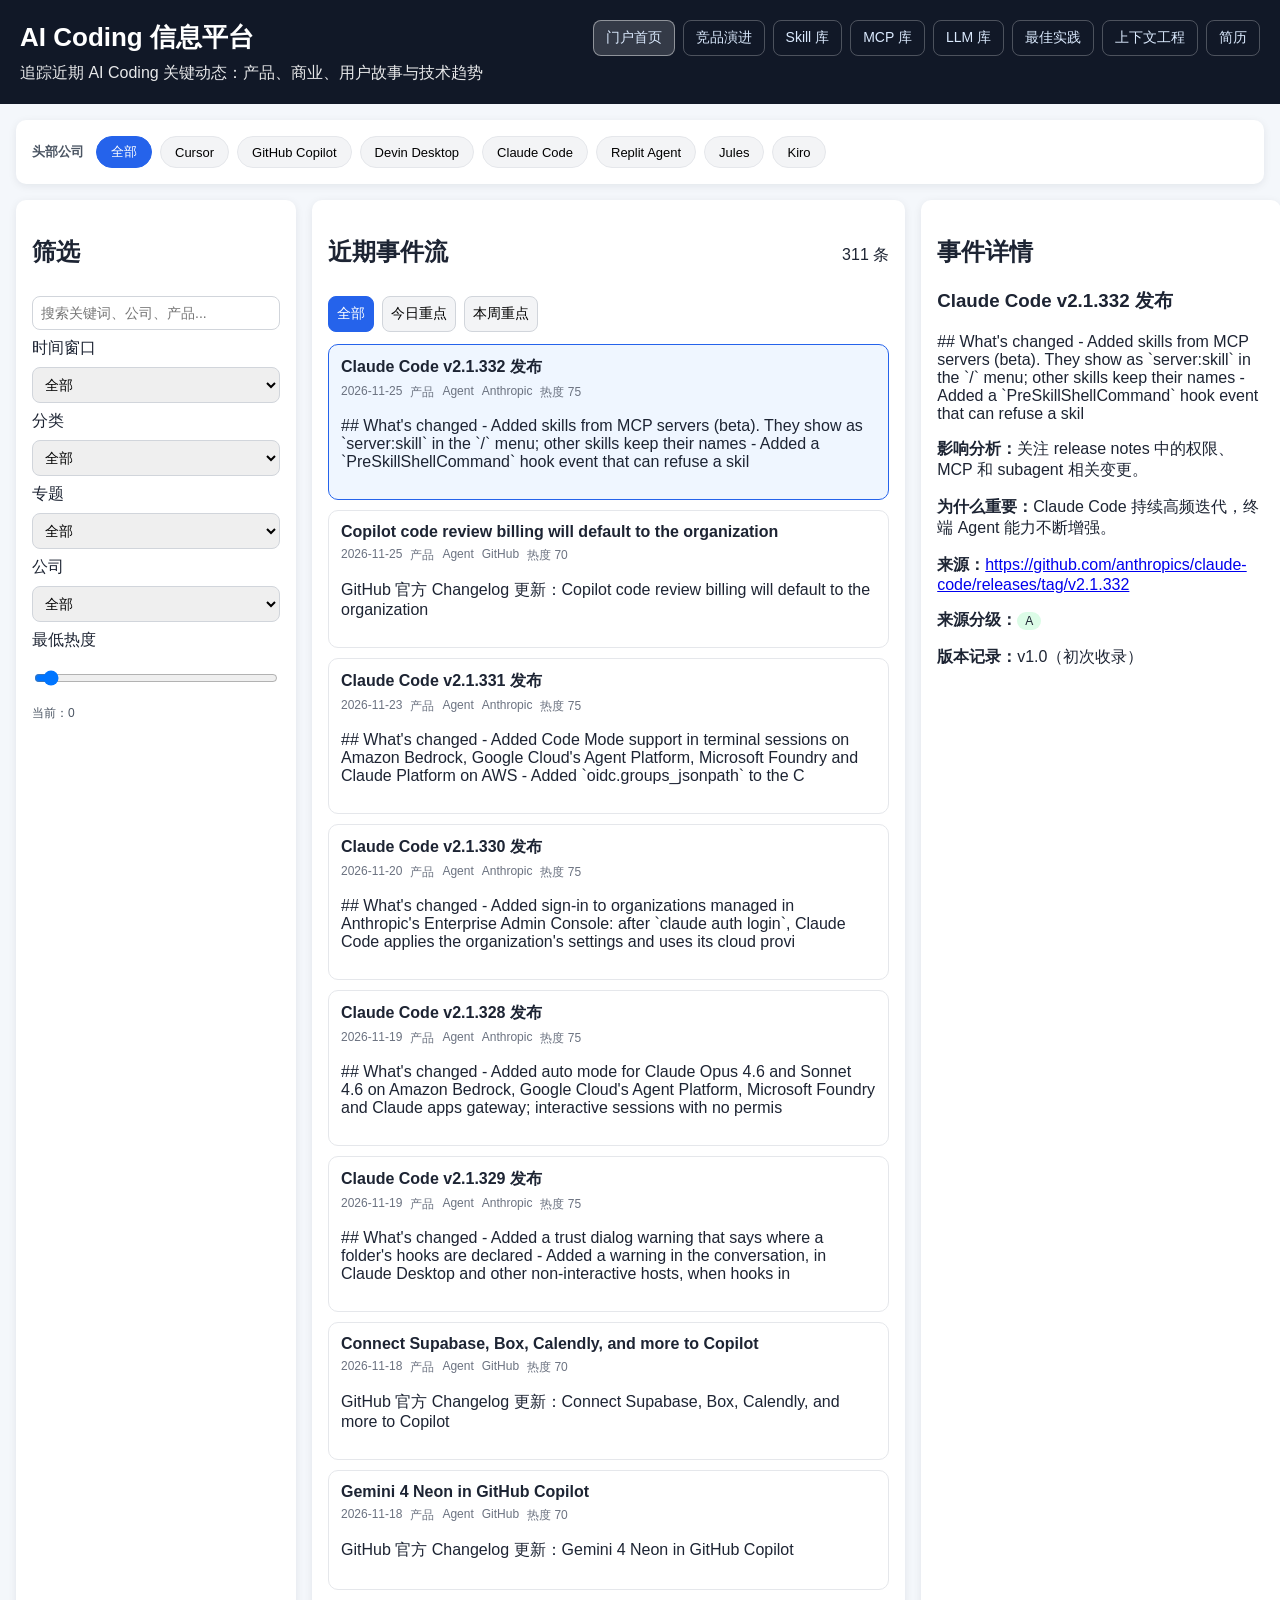
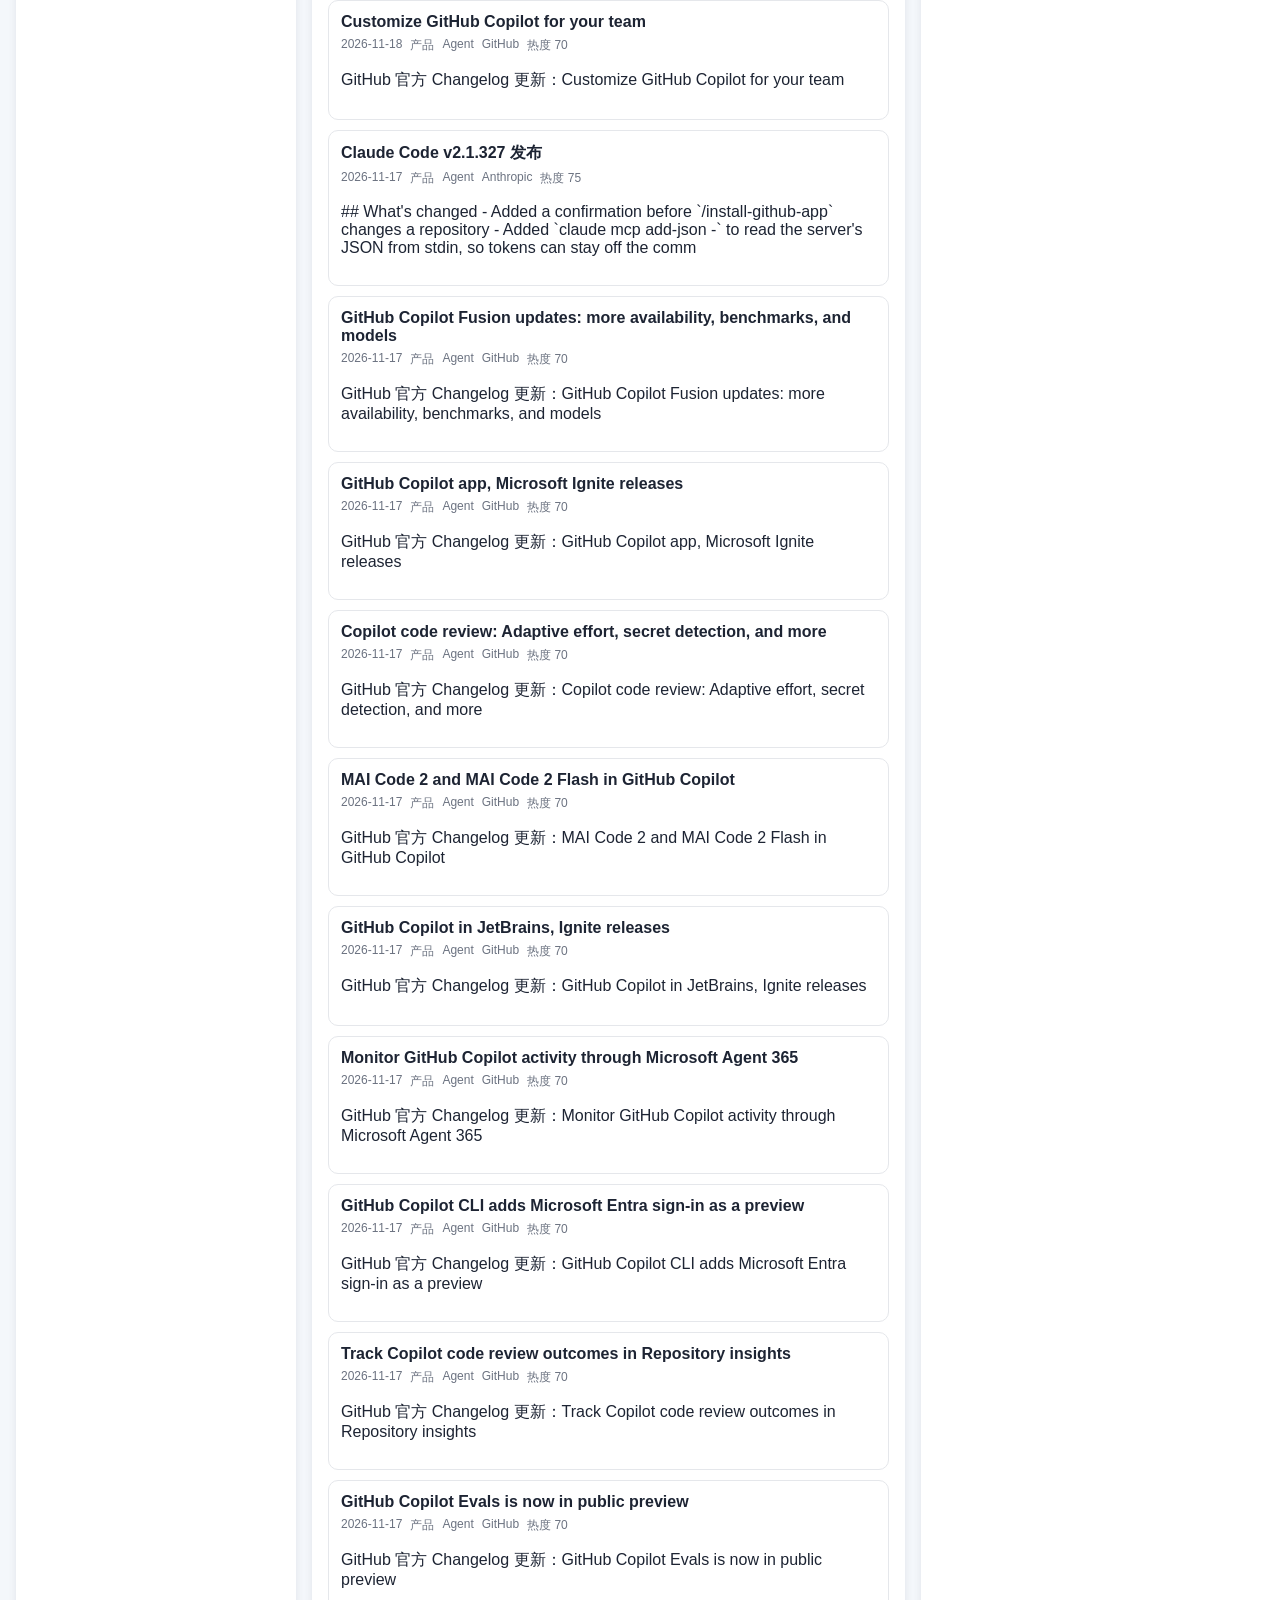
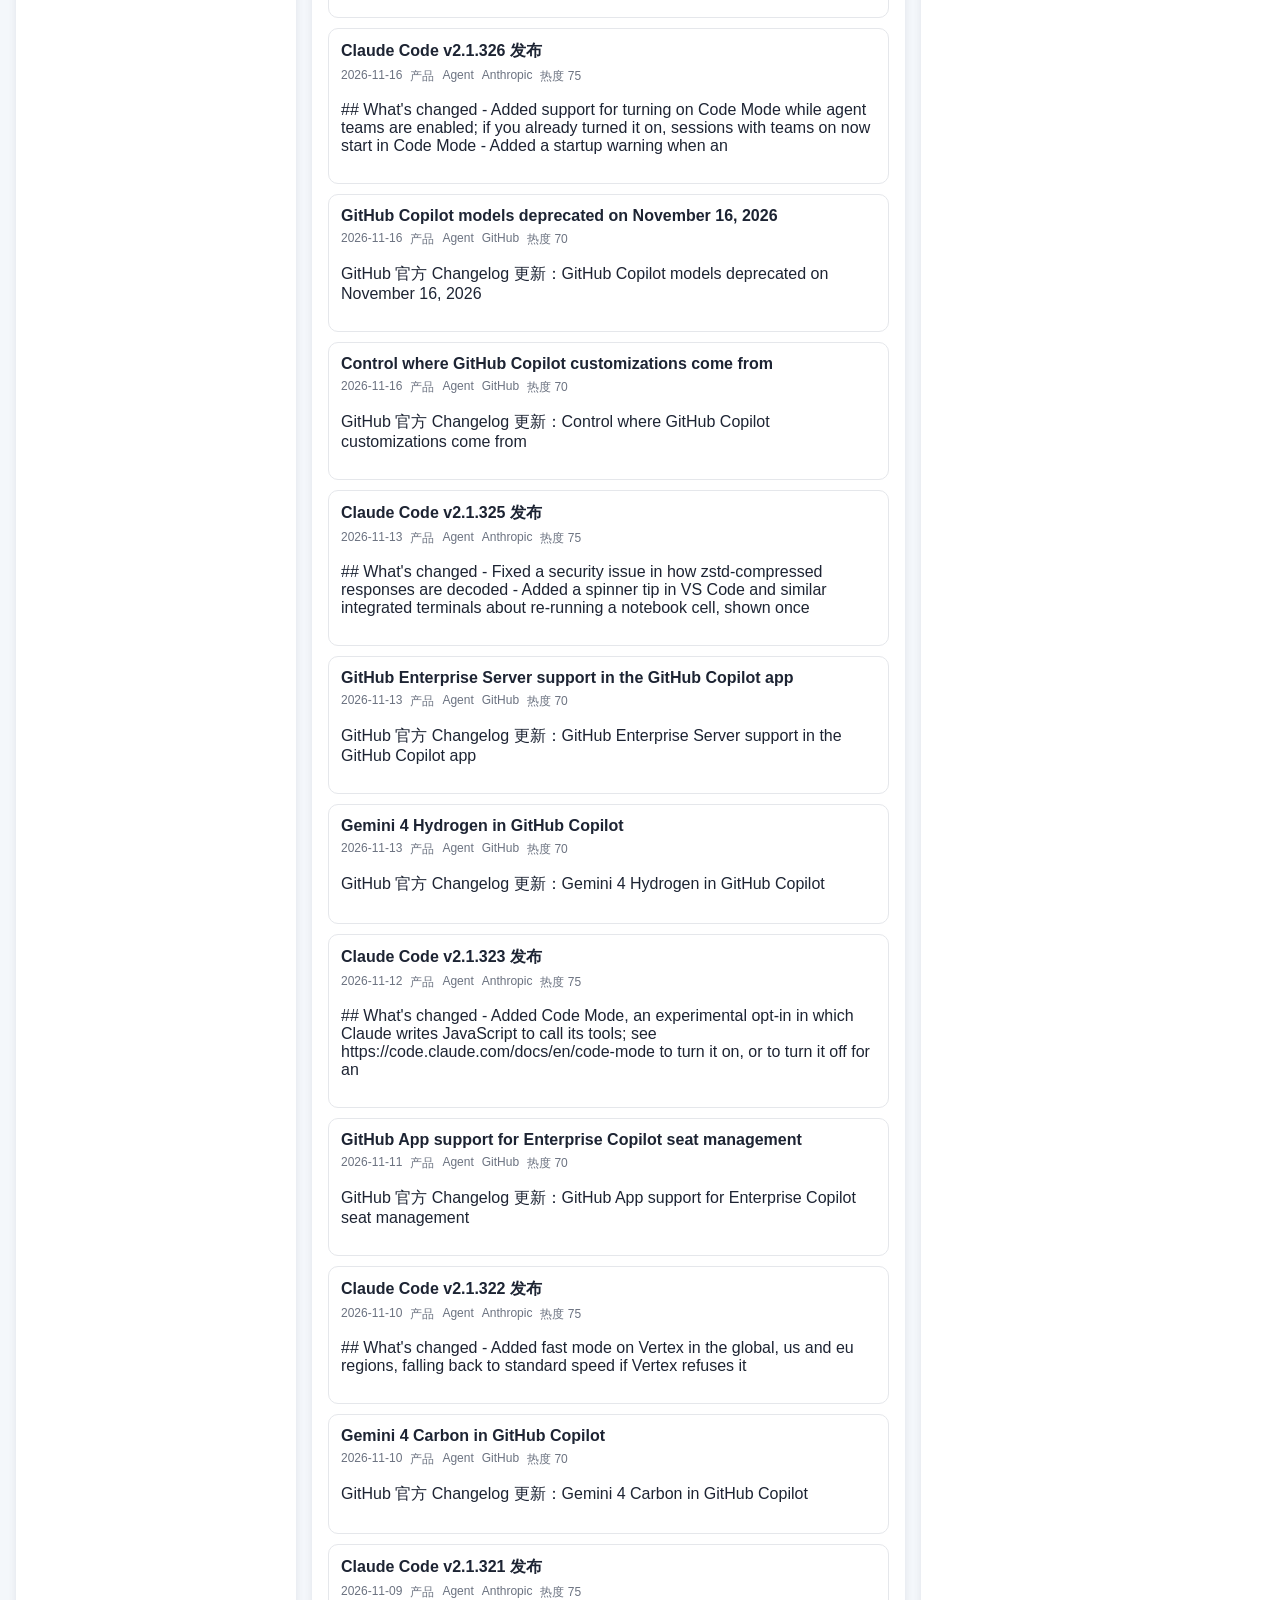
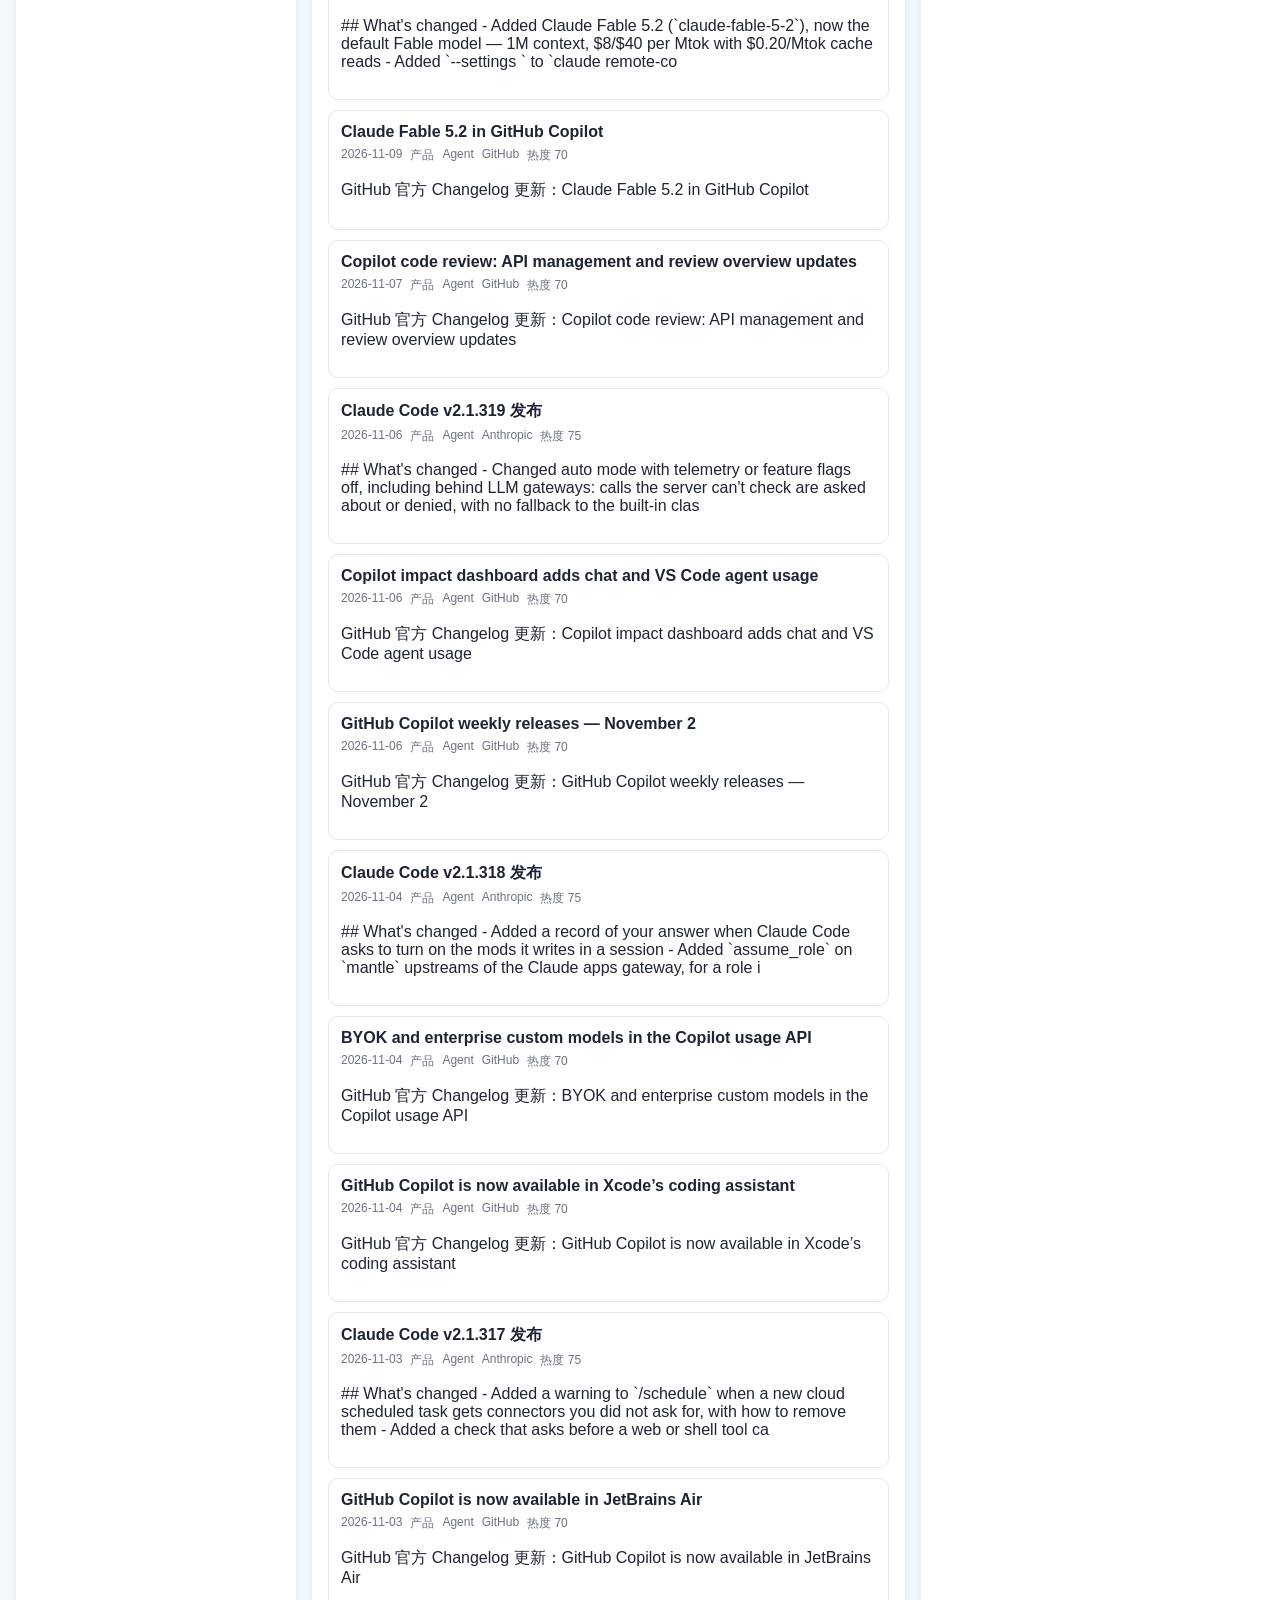
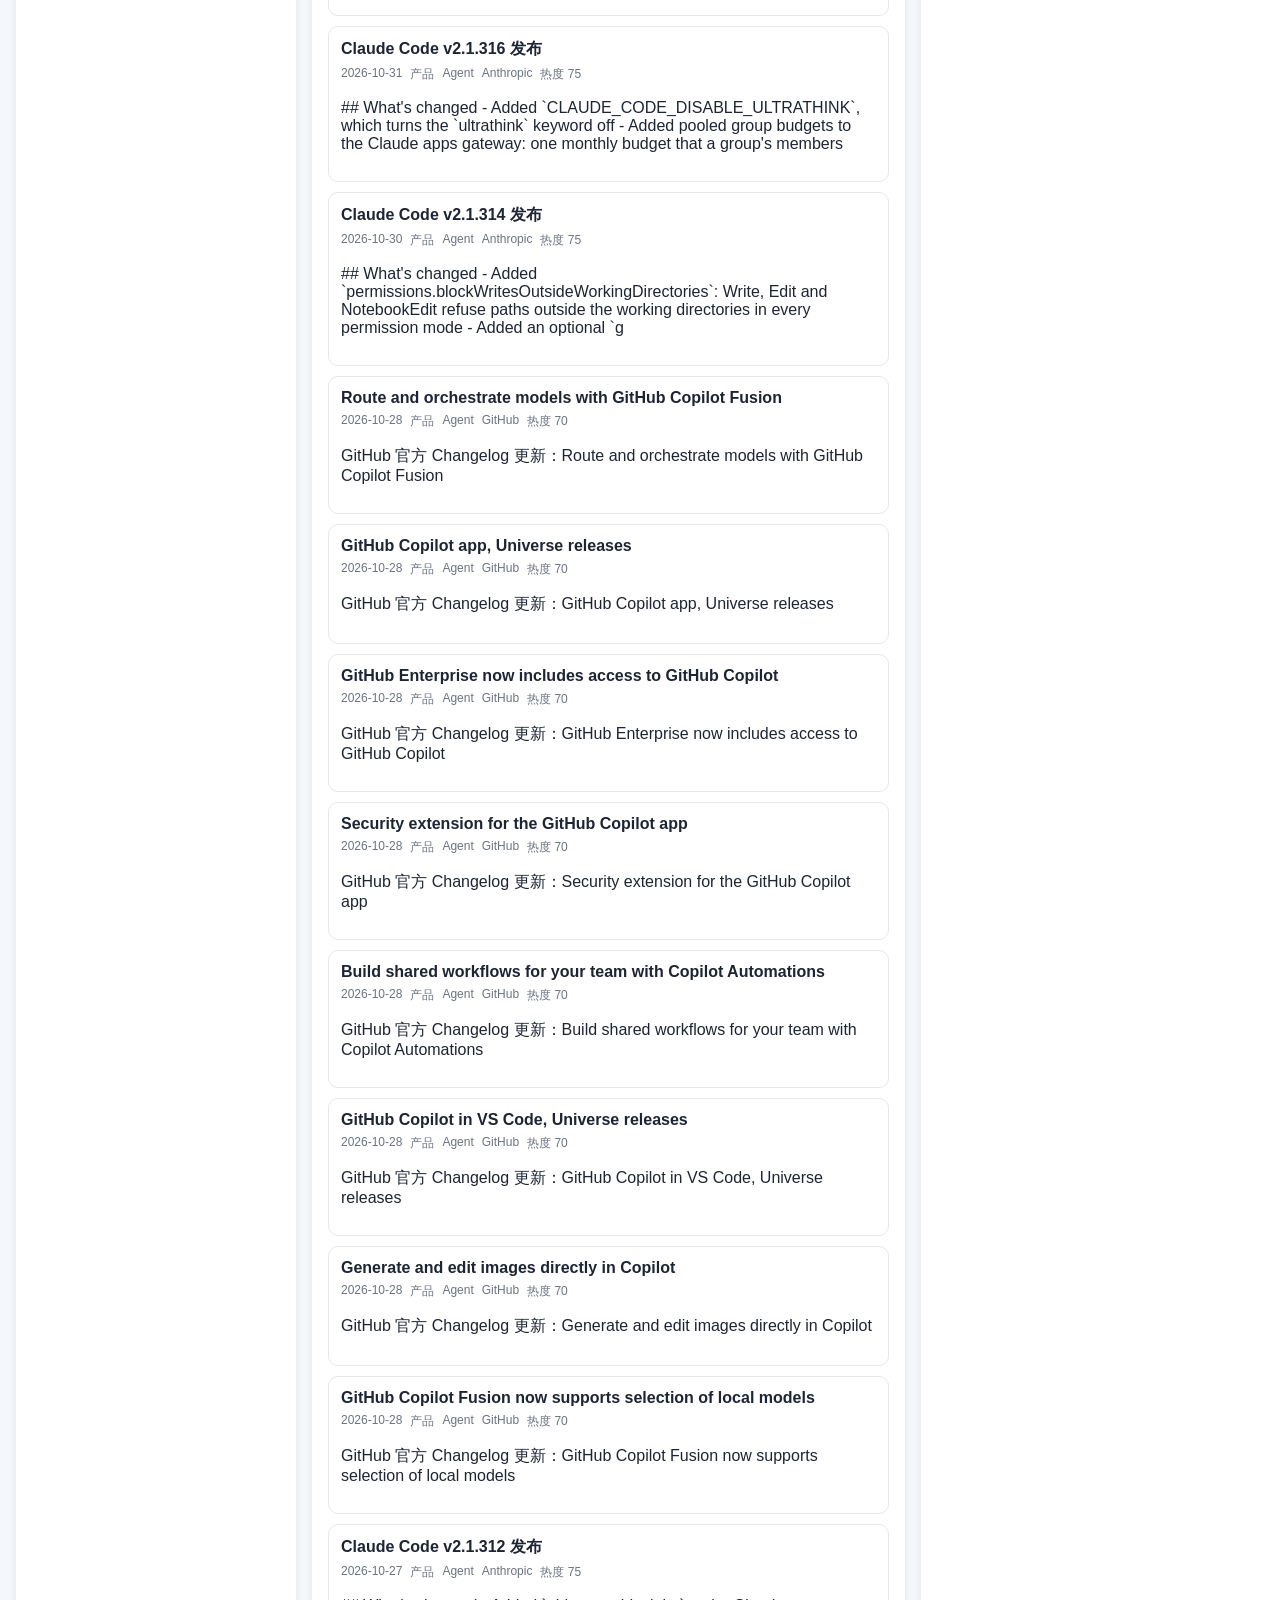
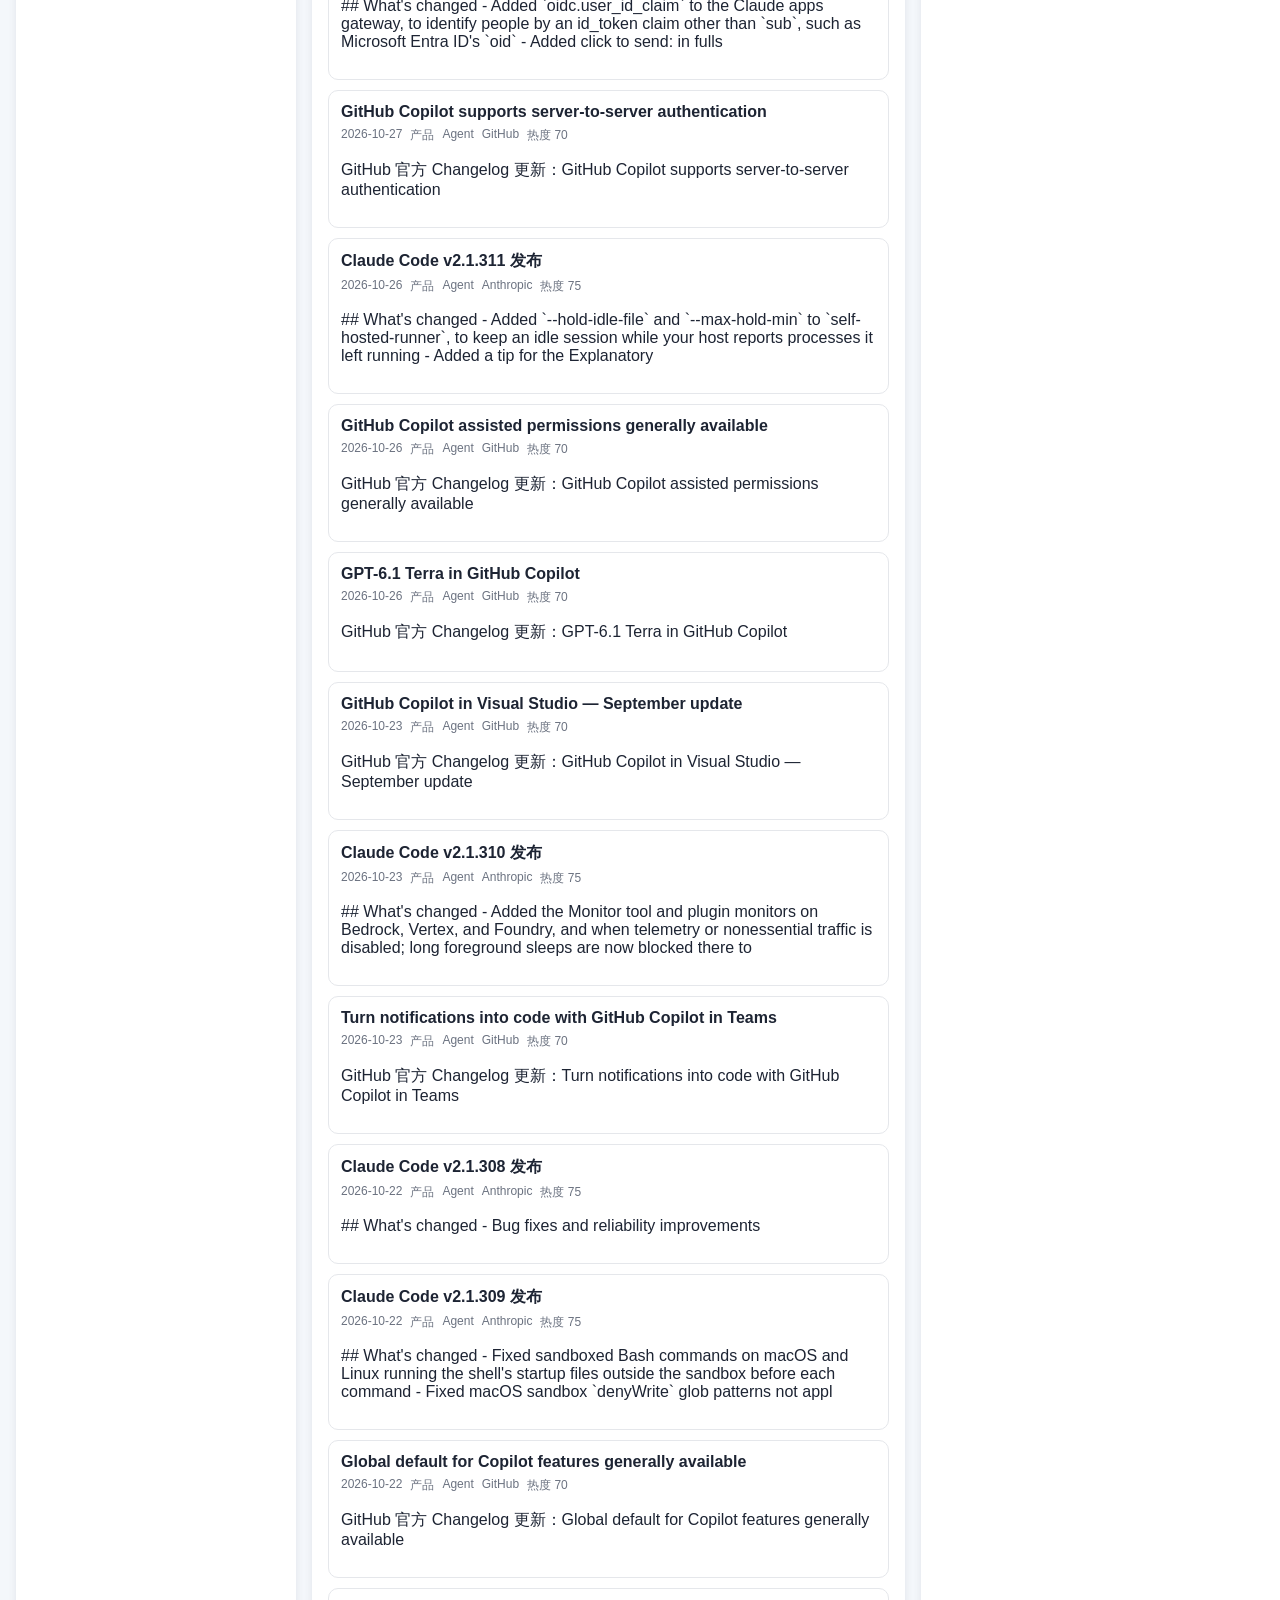
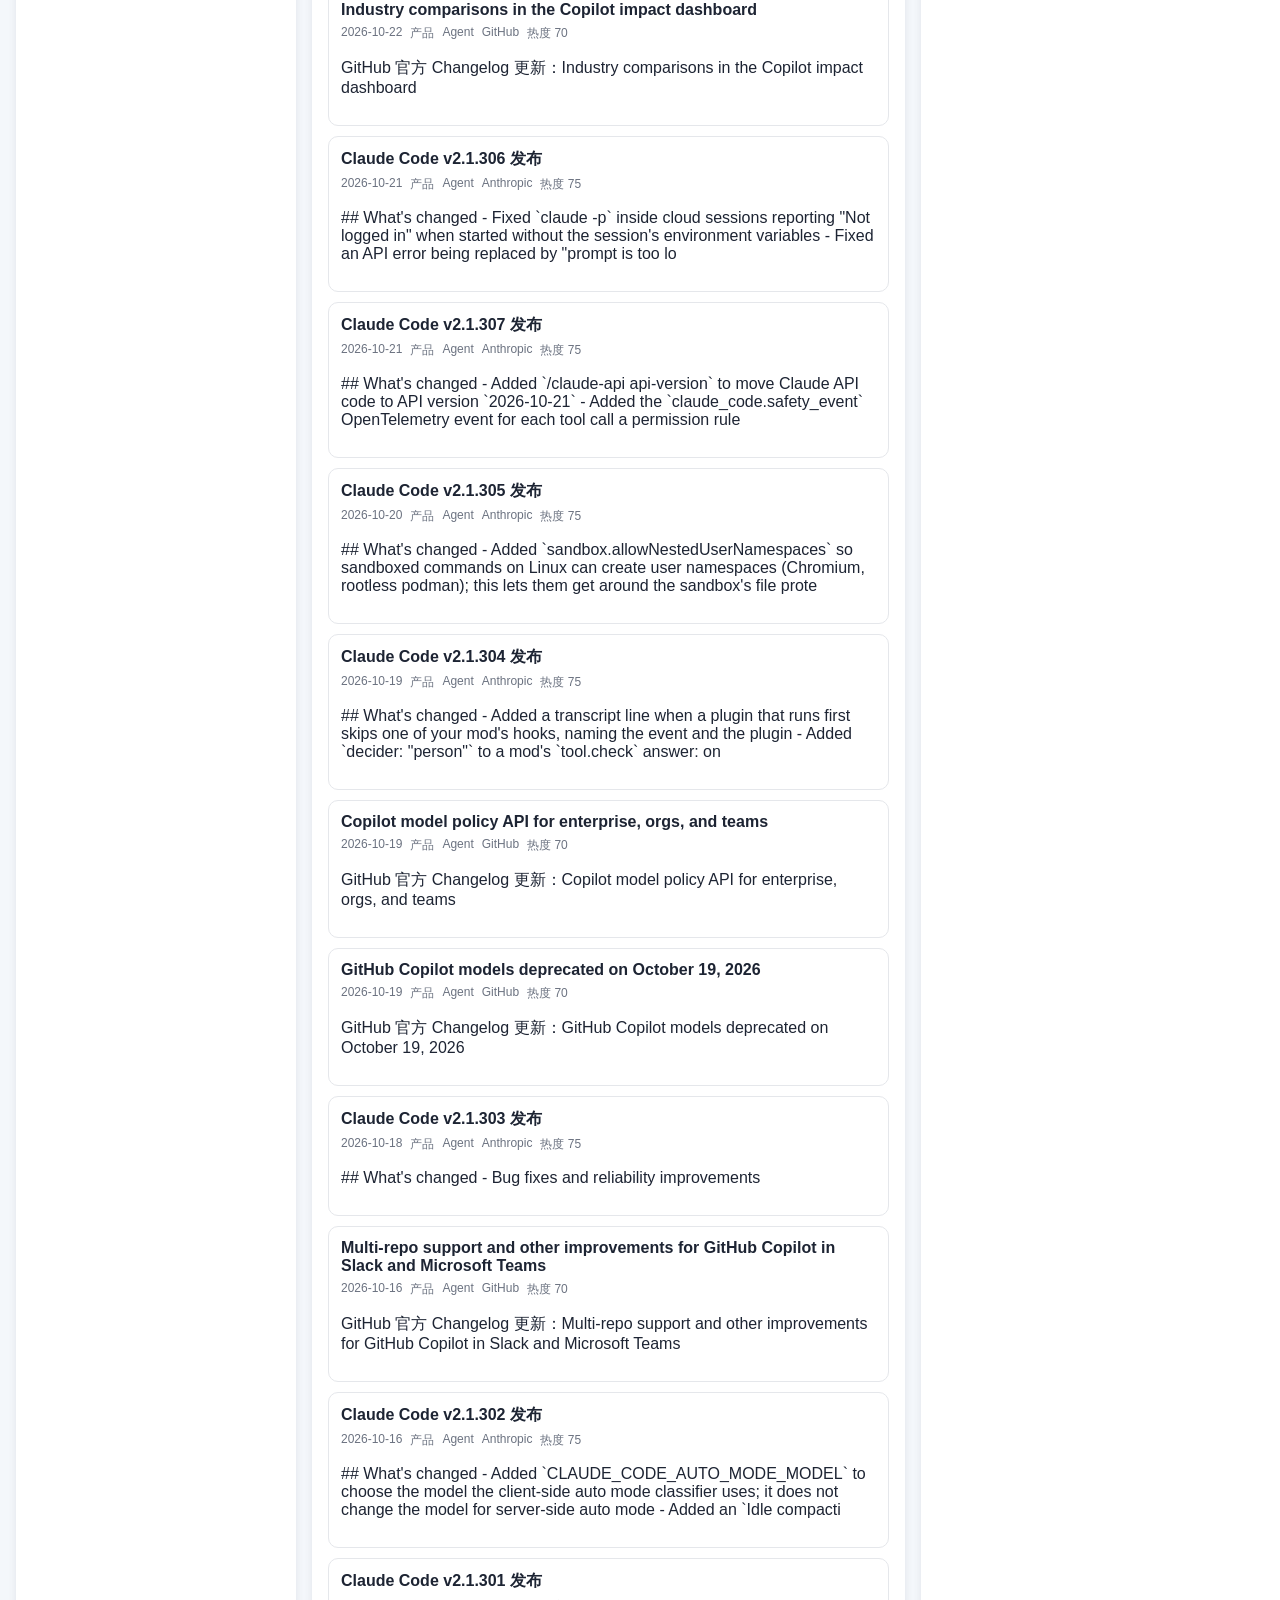
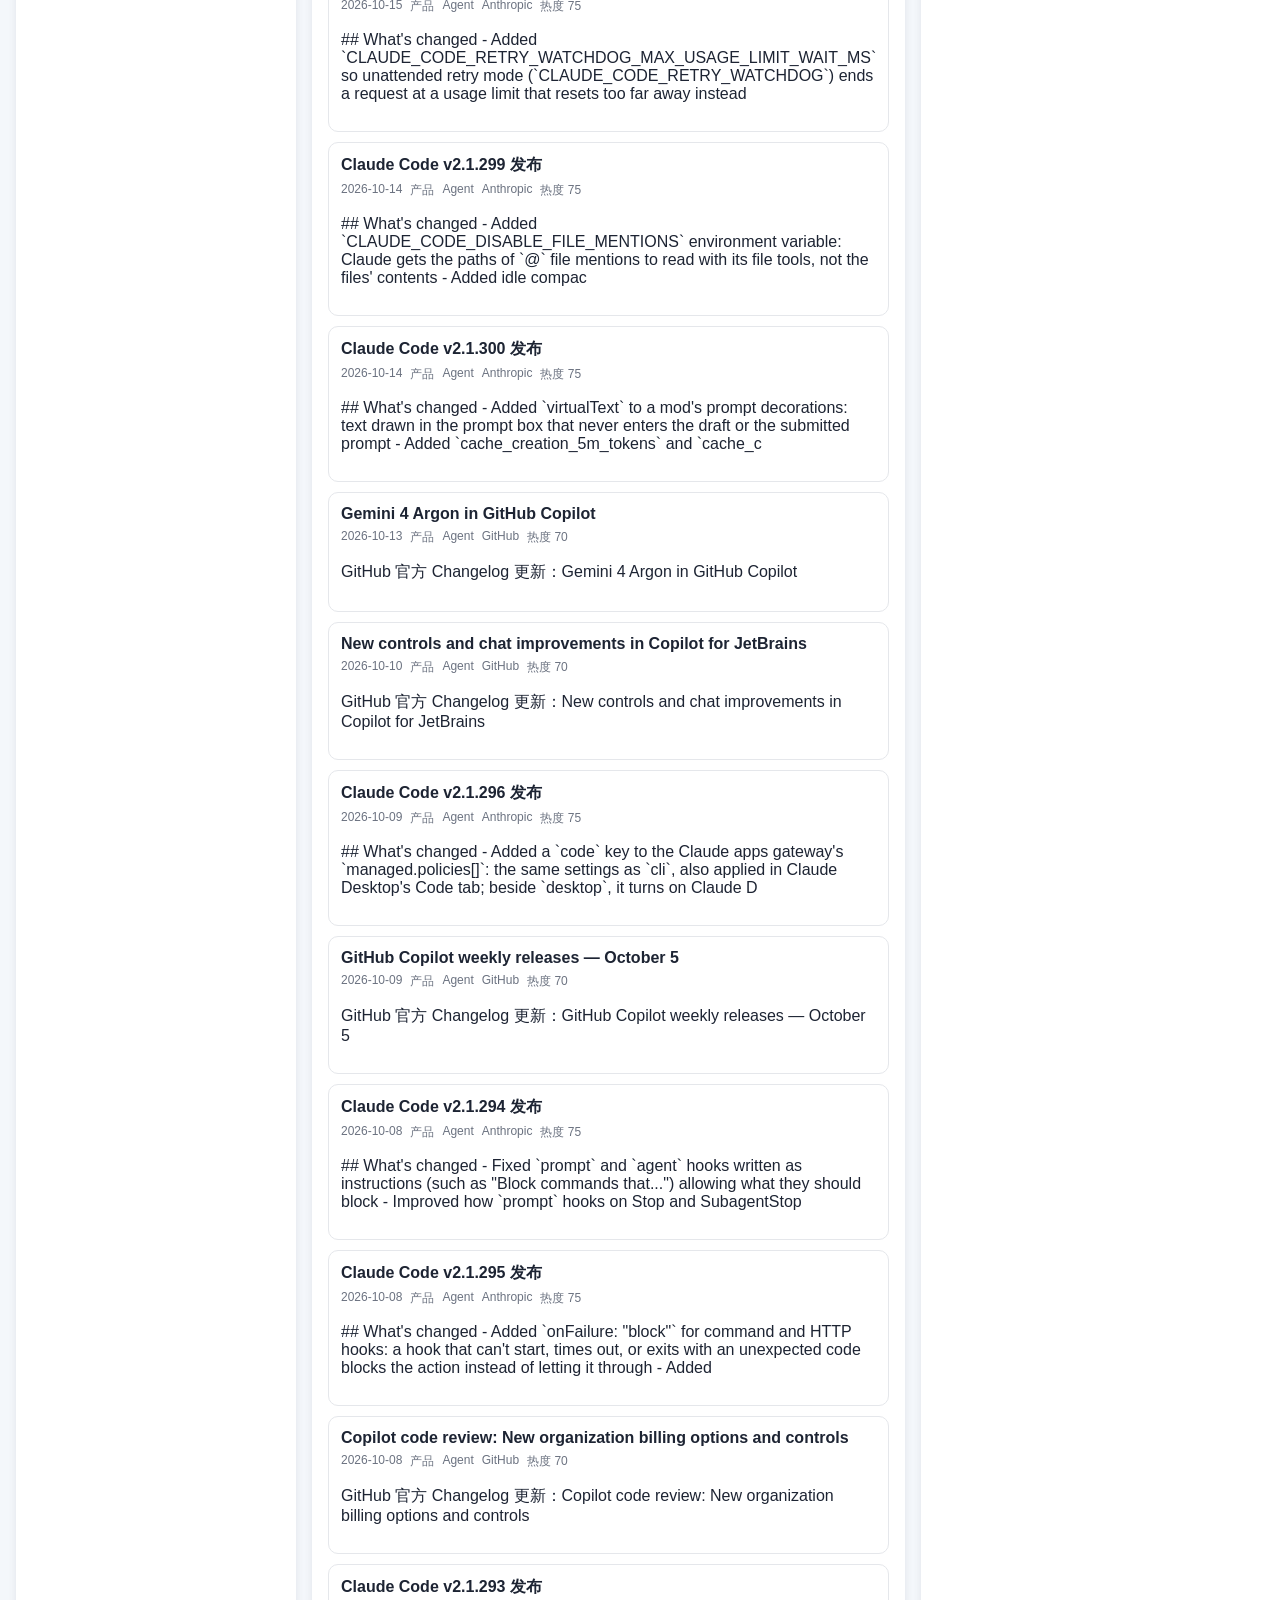
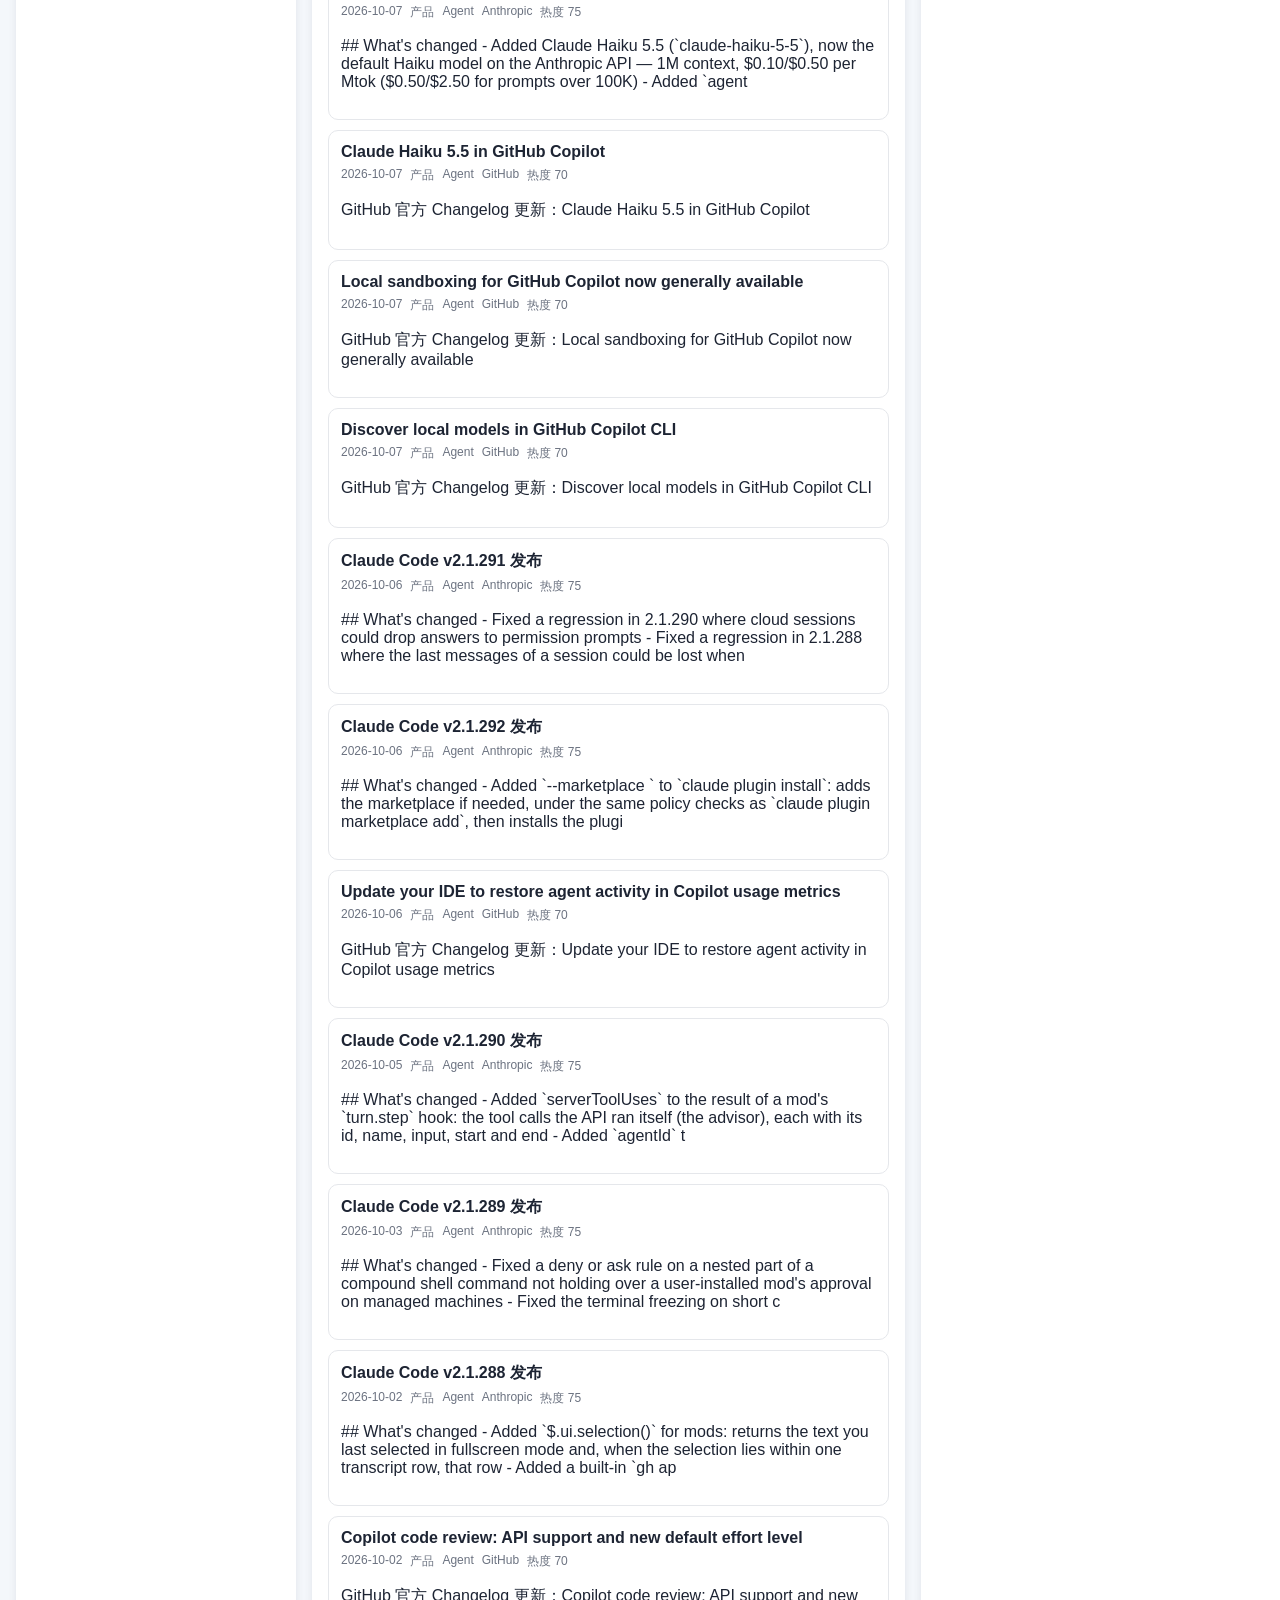
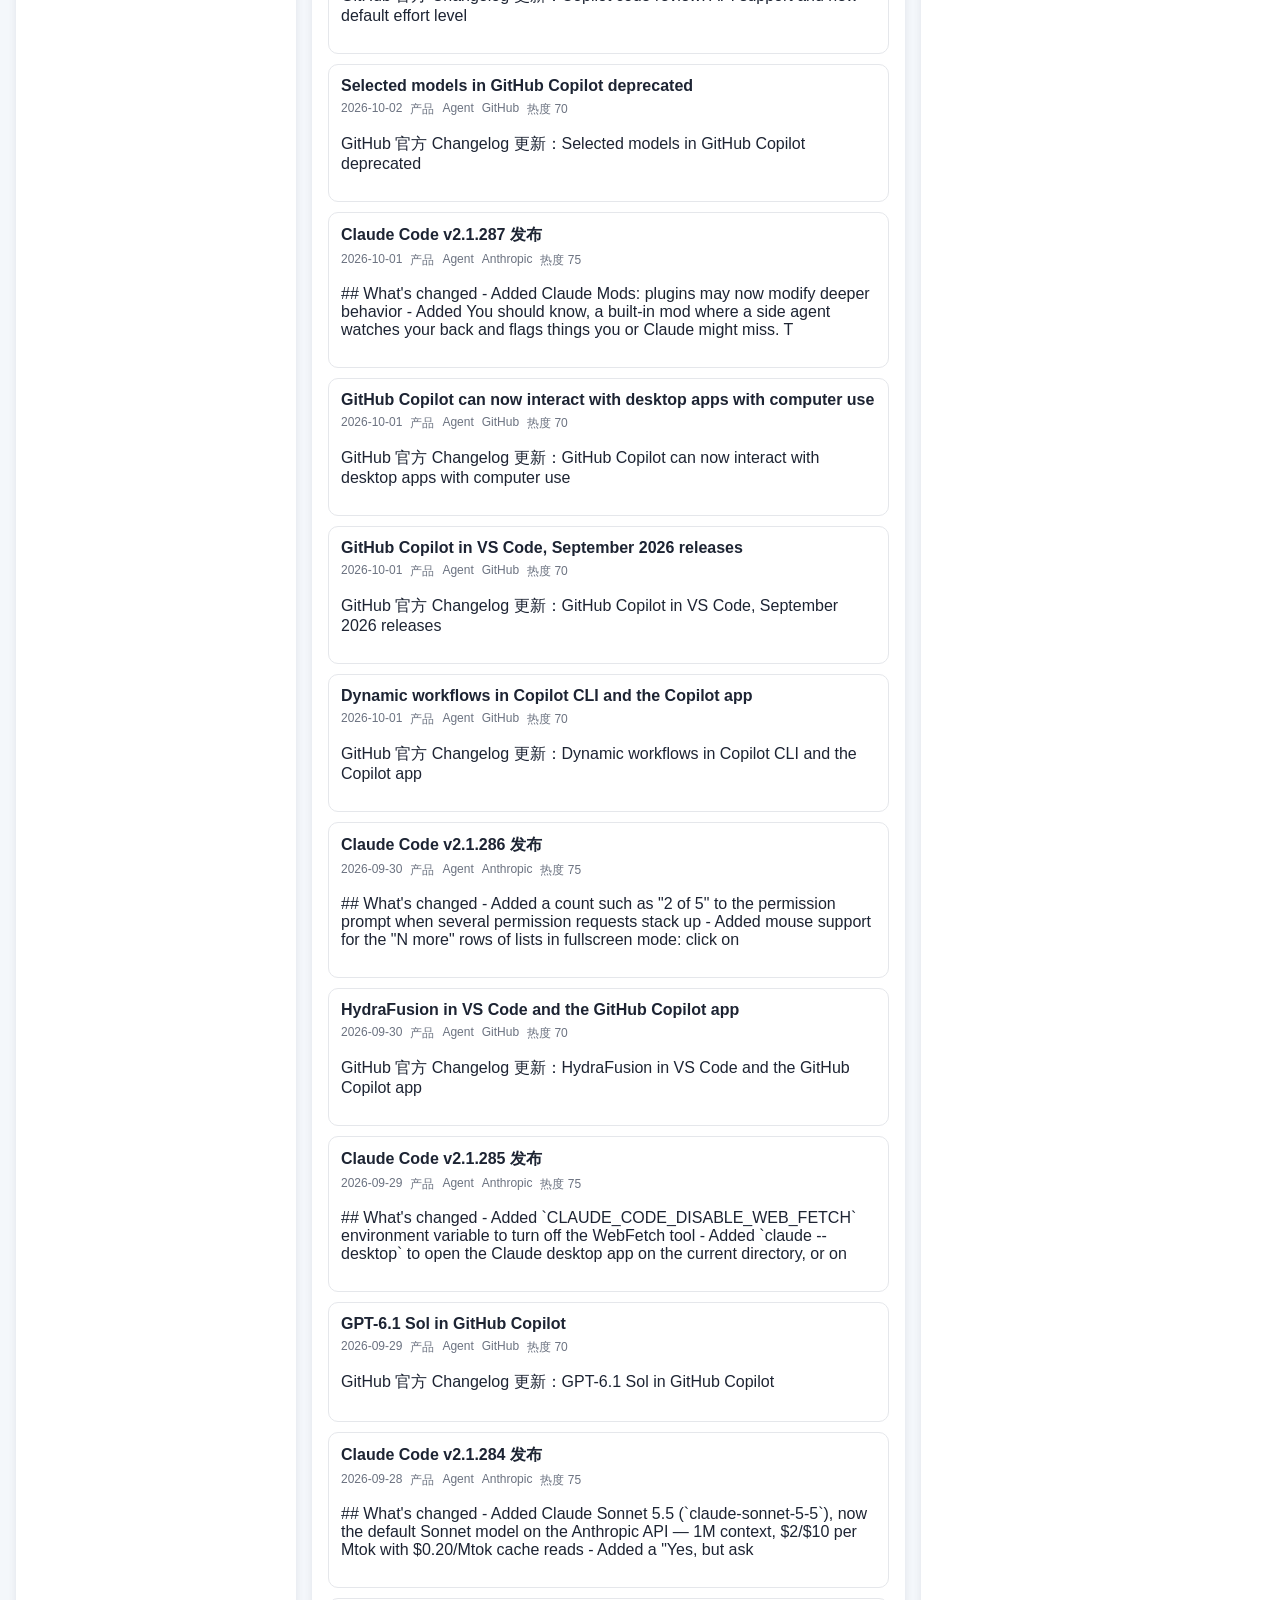
<file: index.html>
<!doctype html>
<html lang="zh-CN">
  <head>
    <meta charset="UTF-8" />
    <meta name="viewport" content="width=device-width, initial-scale=1.0" />
    <title>AI Coding 信息平台</title>
    <link rel="stylesheet" href="./styles.css" />
  </head>
  <body>
    <header class="top">
      <div class="header-row">
        <div>
          <h1>AI Coding 信息平台</h1>
          <p>追踪近期 AI Coding 关键动态：产品、商业、用户故事与技术趋势</p>
        </div>
        <nav class="site-nav" aria-label="站点导航">
          <a class="nav-link active" href="./index.html" aria-current="page">门户首页</a>
          <a class="nav-link" href="./evolution.html">竞品演进</a>
          <a class="nav-link" href="./skills.html">Skill 库</a>
          <a class="nav-link" href="./mcp.html">MCP 库</a>
          <a class="nav-link" href="./llm.html">LLM 库</a>
          <a class="nav-link" href="./best-practices.html">最佳实践</a>
          <a class="nav-link" href="./context-engineering.html">上下文工程</a>
          <a class="nav-link" href="./resume.html">简历</a>
        </nav>
      </div>
    </header>

    <nav class="panel company-bar" aria-label="头部公司快速筛选">
      <span class="company-bar-label">头部公司</span>
      <div id="companyTags" class="company-tags"></div>
    </nav>

    <main class="layout">
      <aside class="panel filters">
        <h2>筛选</h2>
        <input id="searchInput" type="search" placeholder="搜索关键词、公司、产品..." />

        <label for="timeWindow">时间窗口</label>
        <select id="timeWindow">
          <option value="all">全部</option>
          <option value="30">近 30 天</option>
          <option value="90">近 90 天</option>
        </select>

        <label for="categoryFilter">分类</label>
        <select id="categoryFilter">
          <option value="all">全部</option>
        </select>

        <label for="topicFilter">专题</label>
        <select id="topicFilter">
          <option value="all">全部</option>
        </select>

        <label for="companyFilter">公司</label>
        <select id="companyFilter">
          <option value="all">全部</option>
        </select>

        <label for="heatFilter">最低热度</label>
        <input id="heatFilter" type="range" min="0" max="100" value="0" />
        <div class="range-value">当前：<span id="heatValue">0</span></div>
      </aside>

      <section class="panel content">
        <div class="section-title">
          <h2>近期事件流</h2>
          <span id="resultCount"></span>
        </div>
        <div class="tabs">
          <button class="tab active" data-view="all">全部</button>
          <button class="tab" data-view="today">今日重点</button>
          <button class="tab" data-view="week">本周重点</button>
        </div>
        <ul id="eventList" class="event-list"></ul>
      </section>

      <aside class="panel details">
        <h2>事件详情</h2>
        <article id="eventDetail" class="event-detail">
          <p>请选择左侧事件查看详情。</p>
        </article>
      </aside>
    </main>

    <section class="panel trend">
      <h2>趋势榜单</h2>
      <ol id="trendList"></ol>
    </section>

    <section class="panel skill-radar-home" id="skillRadarHome">
      <div class="section-title">
        <h2>Skill 雷达</h2>
        <a href="./skills.html">查看 Skill 库 →</a>
      </div>
      <ul id="skillRadarList" class="skill-radar-list"></ul>
    </section>

    <section class="panel mcp-radar-home" id="mcpRadarHome">
      <div class="section-title">
        <h2>MCP 雷达</h2>
        <a href="./mcp.html">查看 MCP 库 →</a>
      </div>
      <ul id="mcpRadarList" class="mcp-radar-list"></ul>
    </section>

    <section class="panel llm-radar-home" id="llmRadarHome">
      <div class="section-title">
        <h2>LLM 雷达</h2>
        <a href="./llm.html">查看 LLM 库 →</a>
      </div>
      <ul id="llmRadarList" class="llm-radar-list"></ul>
    </section>

    <section class="panel process">
      <h2>内容生产链路</h2>
      <ul>
        <li><strong>采集：</strong>官方博客、发布会、GitHub、媒体、社区</li>
        <li><strong>处理：</strong>去重、聚类、摘要、标签化、可信度评估</li>
        <li><strong>审核：</strong>高影响事件人工校验</li>
        <li><strong>发布：</strong>实时快讯 + 每日/每周精选</li>
      </ul>
    </section>

    <section class="panel quality">
      <h2>质量与运营机制</h2>
      <ul>
        <li>来源分级与溯源（A/B/C）</li>
        <li>错误更正与版本记录</li>
        <li>冷启动：先高质量精选，再扩展自动化覆盖</li>
        <li>反馈回路：收藏、反馈、纠错、需求征集</li>
      </ul>
    </section>

    <section class="panel roadmap">
      <h2>阶段路线图</h2>
      <ul>
        <li><strong>MVP：</strong>事件流 + 分类 + 搜索 + 每日精选</li>
        <li><strong>第二阶段：</strong>个性化推荐、邮件/IM 订阅、趋势分析</li>
        <li><strong>第三阶段：</strong>行业报告、API、企业版监测看板</li>
      </ul>
    </section>

    <script src="./app.js?v=5"></script>
  </body>
</html>
</file>
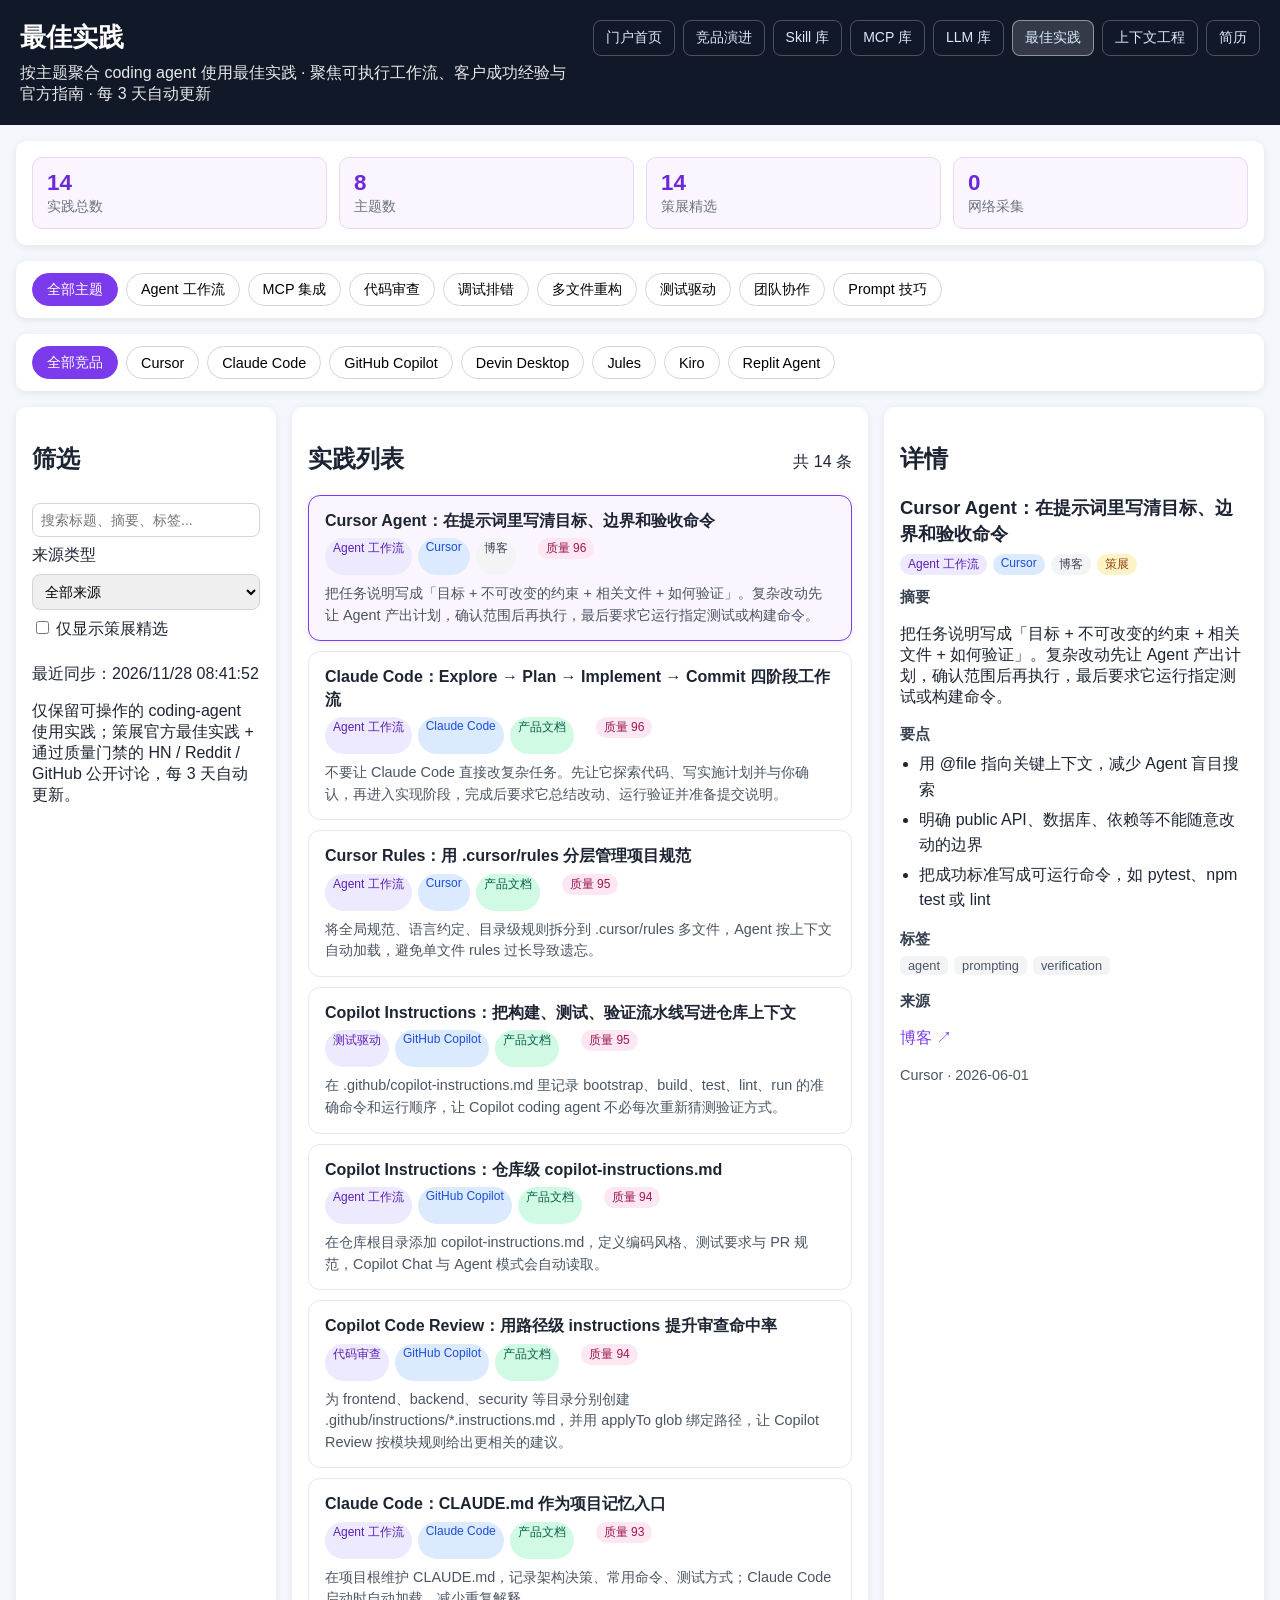
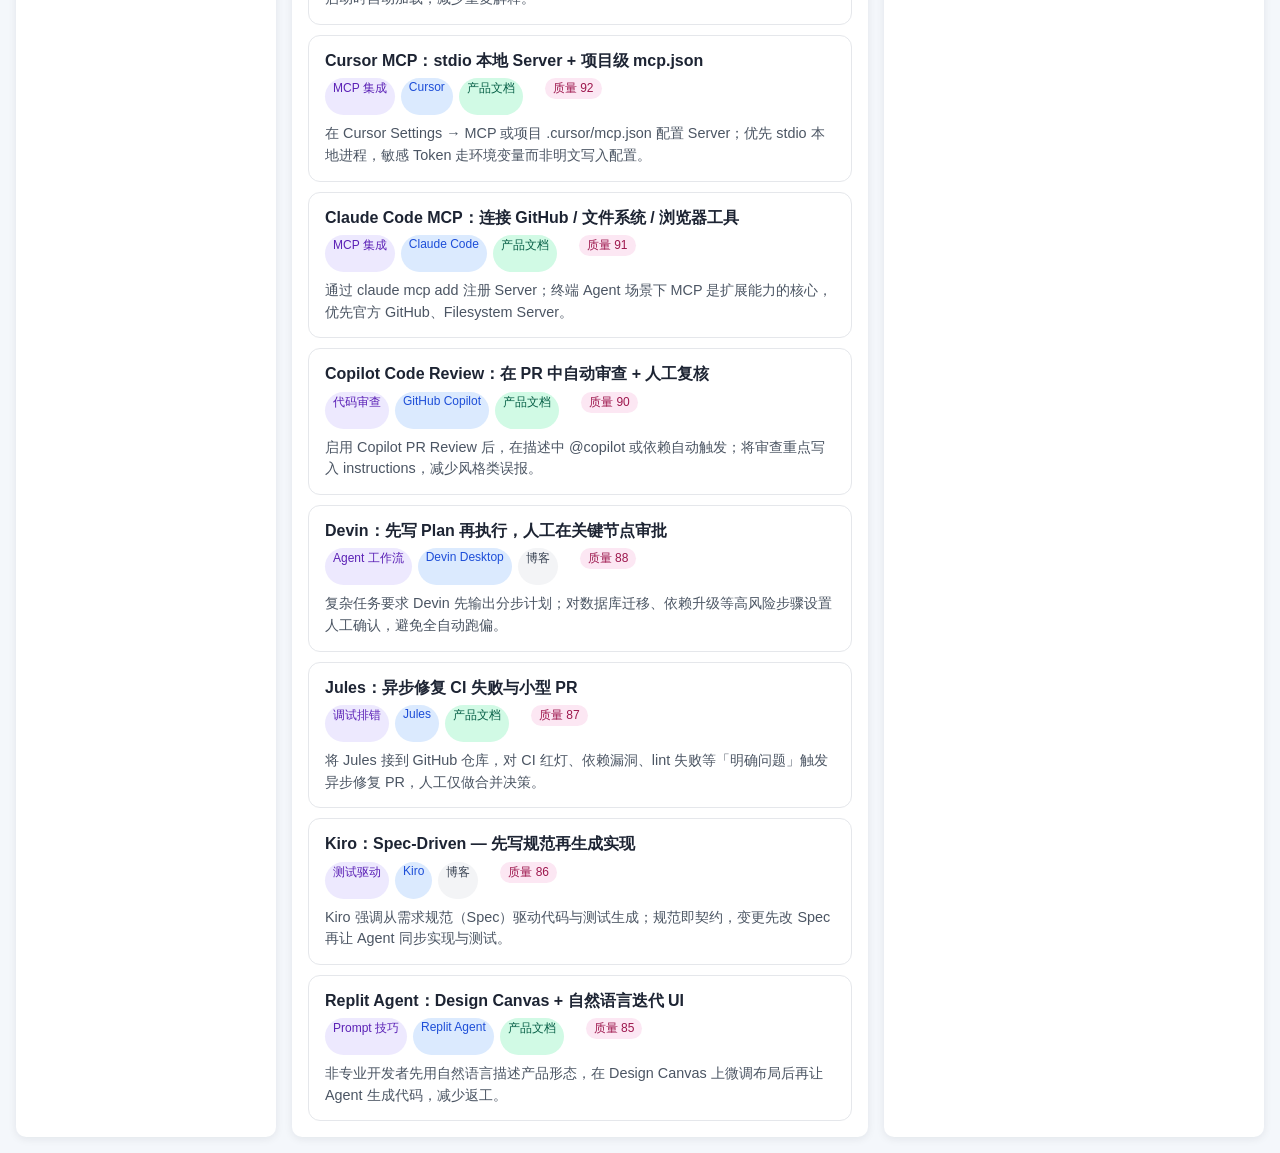
<file: best-practices.html>
<!doctype html>
<html lang="zh-CN">
  <head>
    <meta charset="UTF-8" />
    <meta name="viewport" content="width=device-width, initial-scale=1.0" />
    <title>最佳实践 · AI Coding 信息平台</title>
    <link rel="stylesheet" href="./styles.css" />
    <link rel="stylesheet" href="./best-practices.css" />
  </head>
  <body class="bp-page">
    <header class="top bp-header">
      <div class="header-row">
        <div>
          <h1>最佳实践</h1>
          <p>按主题聚合 coding agent 使用最佳实践 · 聚焦可执行工作流、客户成功经验与官方指南 · 每 3 天自动更新</p>
        </div>
        <nav class="site-nav" aria-label="站点导航">
          <a class="nav-link" href="./index.html">门户首页</a>
          <a class="nav-link" href="./evolution.html">竞品演进</a>
          <a class="nav-link" href="./skills.html">Skill 库</a>
          <a class="nav-link" href="./mcp.html">MCP 库</a>
          <a class="nav-link" href="./llm.html">LLM 库</a>
          <a class="nav-link active" href="./best-practices.html" aria-current="page">最佳实践</a>
          <a class="nav-link" href="./context-engineering.html">上下文工程</a>
          <a class="nav-link" href="./resume.html">简历</a>
        </nav>
      </div>
    </header>

    <section class="panel bp-meta" id="bpMeta"></section>

    <nav class="panel topic-nav" aria-label="主题筛选">
      <div id="topicTabs" class="topic-tabs"></div>
    </nav>

    <nav class="panel competitor-nav bp-competitor-nav" aria-label="竞品筛选">
      <div id="competitorTabs" class="competitor-tabs"></div>
    </nav>

    <main class="bp-main">
      <aside class="panel bp-filters">
        <h2>筛选</h2>
        <input id="bpSearch" type="search" placeholder="搜索标题、摘要、标签..." />

        <label for="sourceFilter">来源类型</label>
        <select id="sourceFilter">
          <option value="all">全部来源</option>
        </select>

        <label class="checkbox-row">
          <input id="curatedOnly" type="checkbox" />
          仅显示策展精选
        </label>

        <div class="sync-info" id="syncInfo"></div>
      </aside>

      <section class="panel bp-content">
        <div class="section-title">
          <h2>实践列表</h2>
          <span id="bpCount"></span>
        </div>
        <div id="bpList" class="bp-list" role="list"></div>
        <p id="emptyBp" class="empty-state" hidden>没有匹配的最佳实践。</p>
      </section>

      <aside class="panel bp-detail-panel">
        <h2>详情</h2>
        <article id="bpDetail" class="bp-detail">
          <p>请从左侧列表选择一条最佳实践查看详情与来源链接。</p>
        </article>
      </aside>
    </main>

    <script src="./best-practices.js?v=1"></script>
  </body>
</html>
</file>
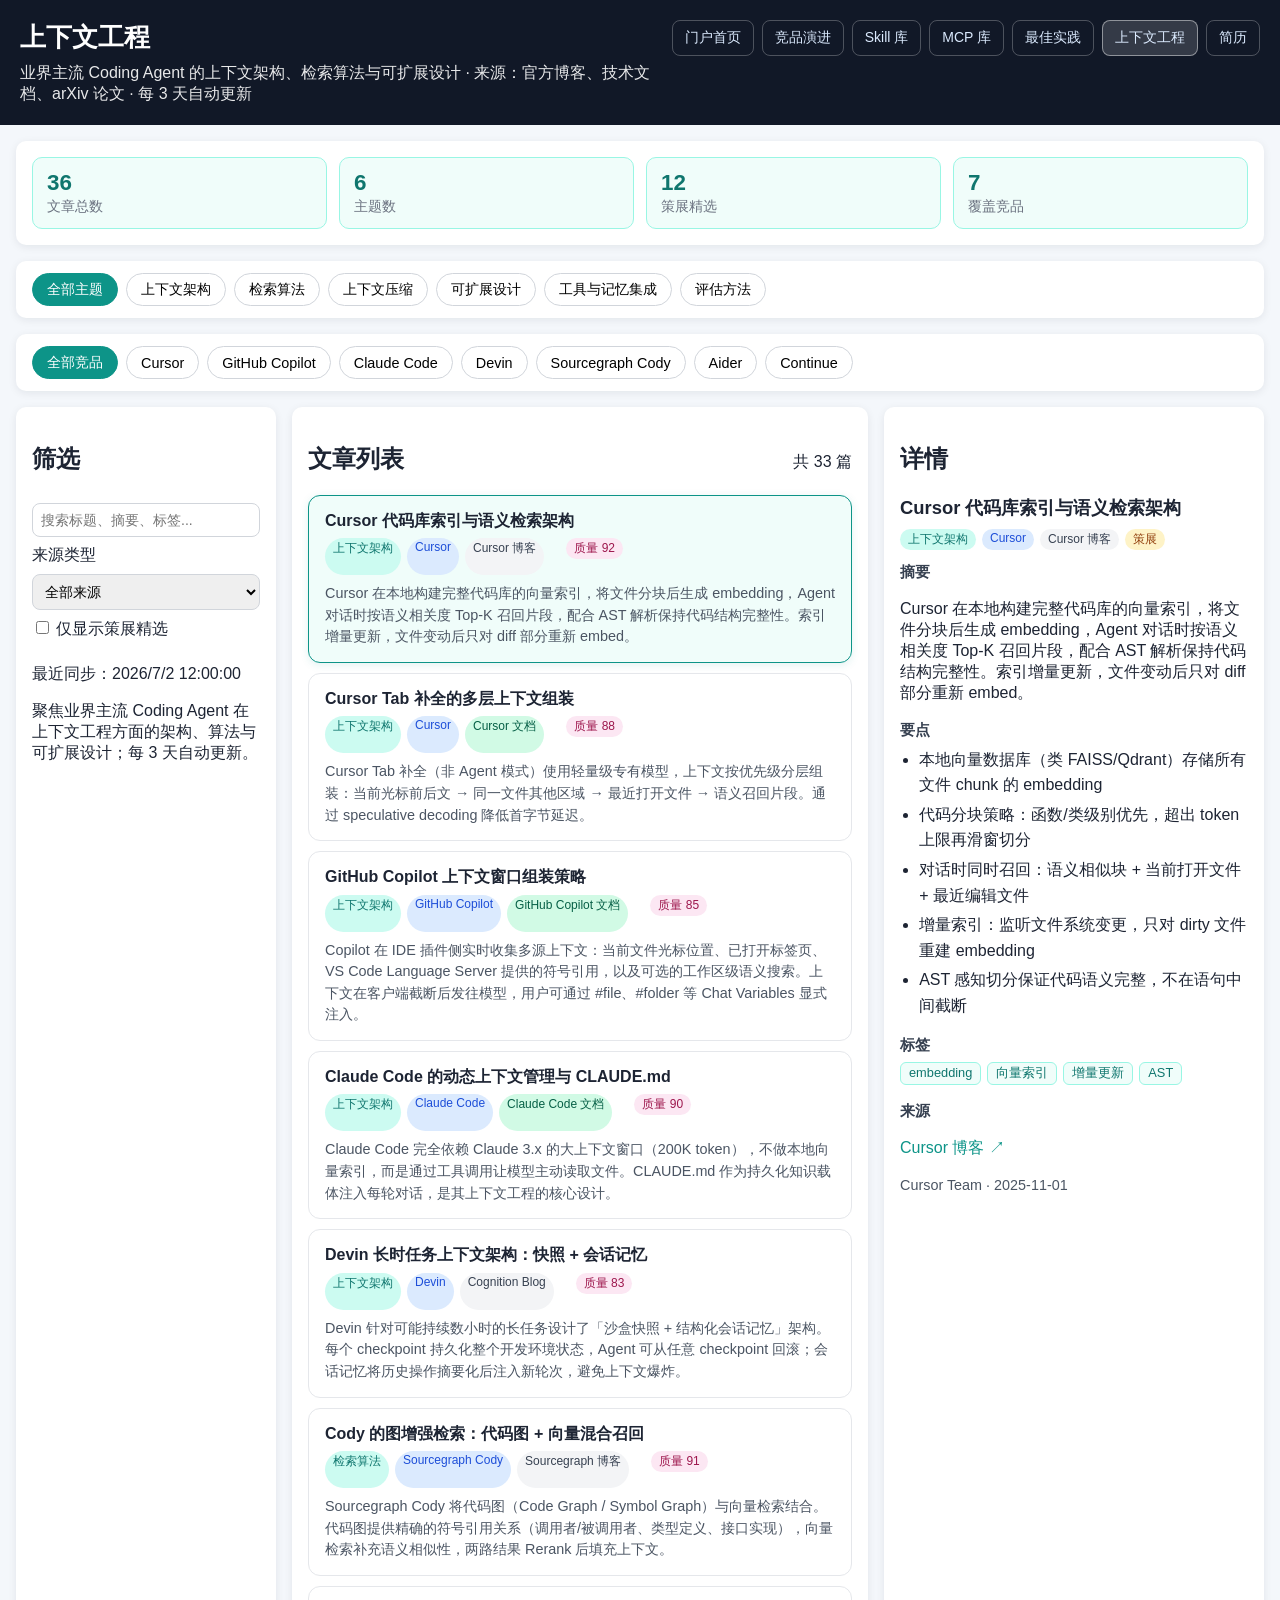
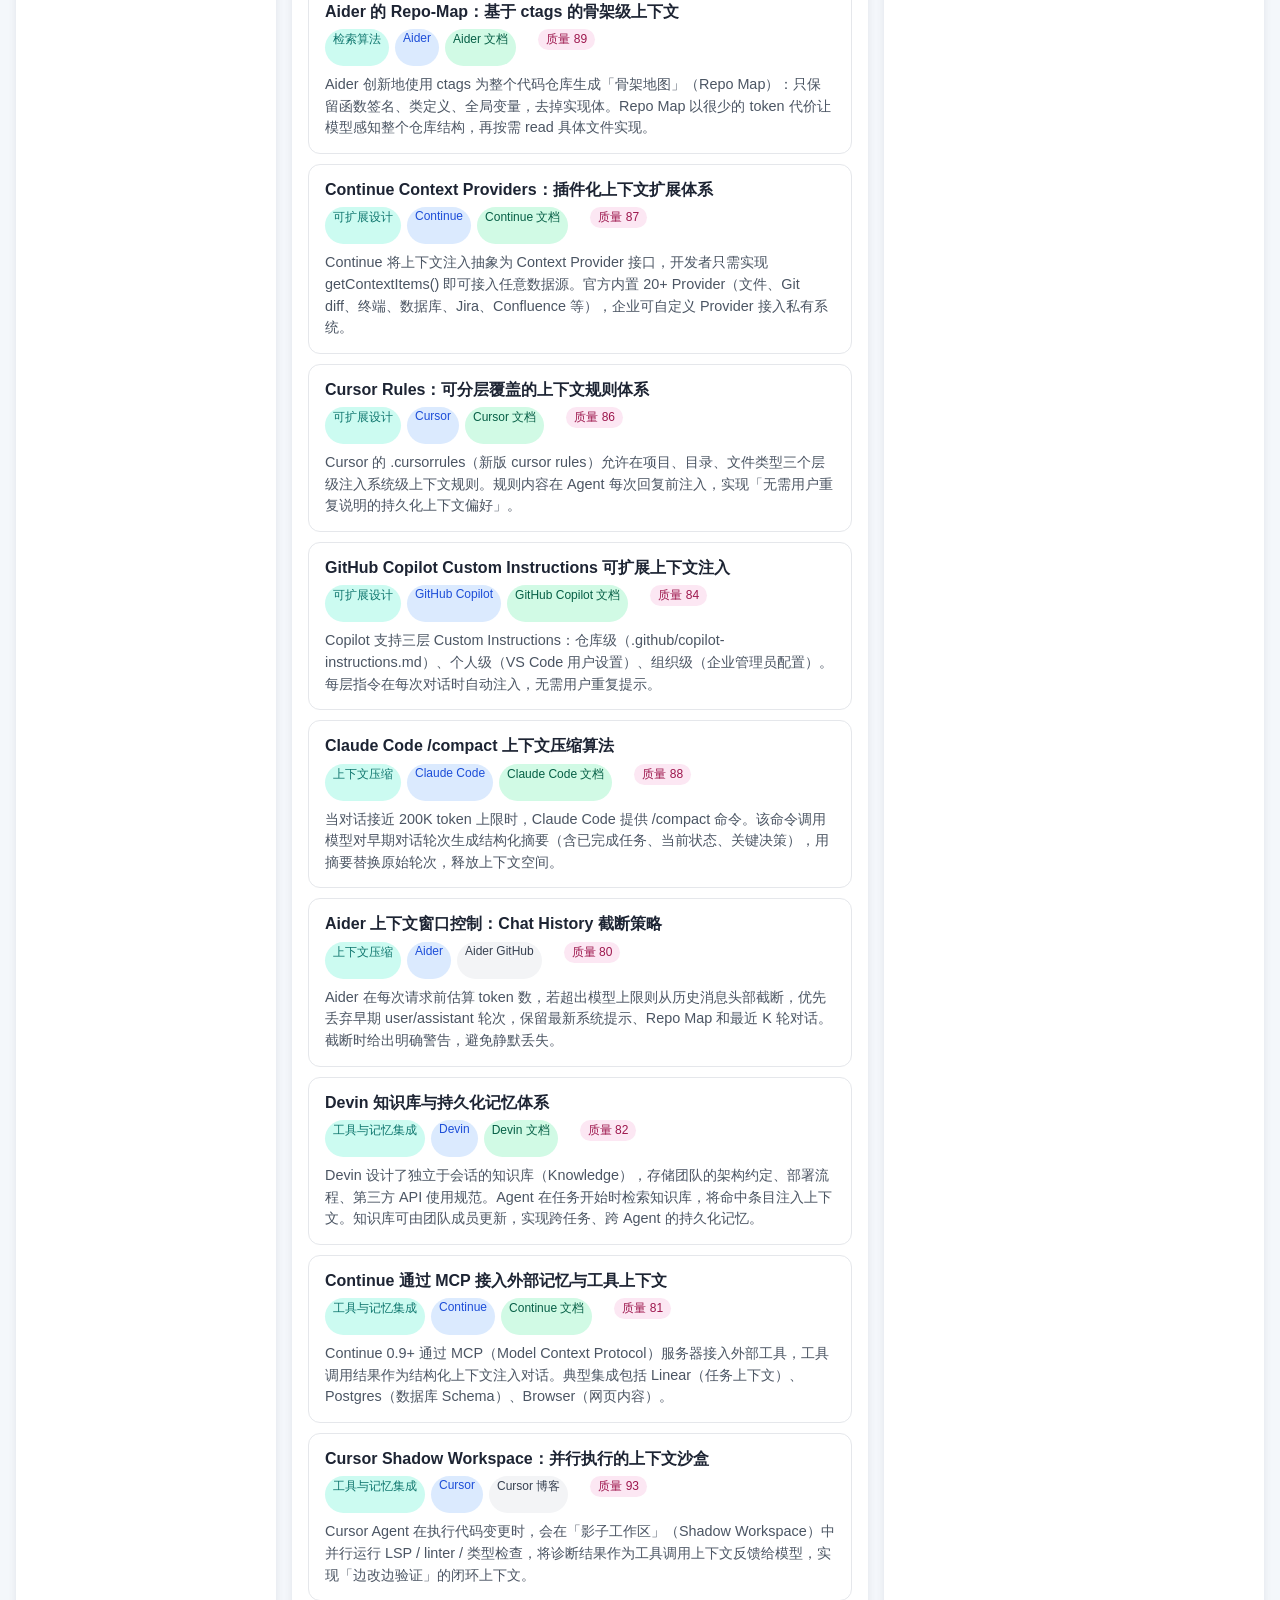
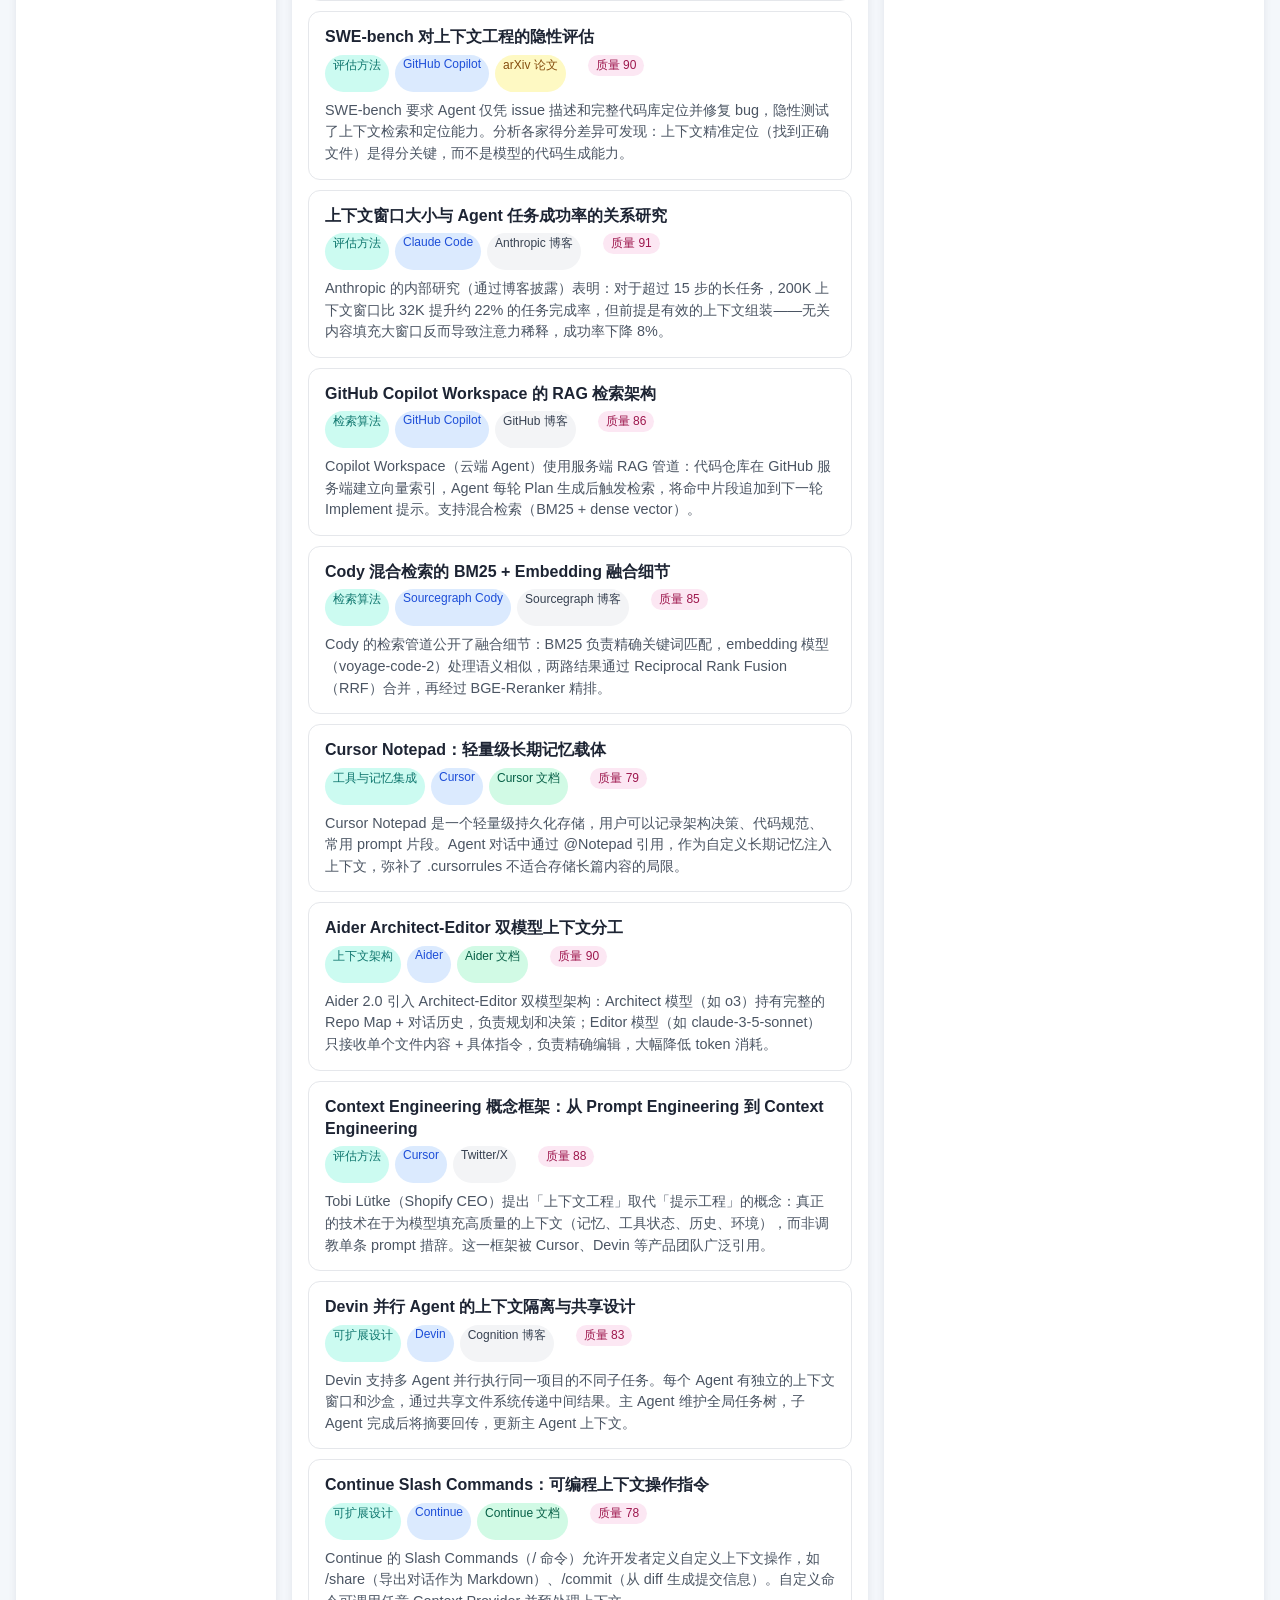
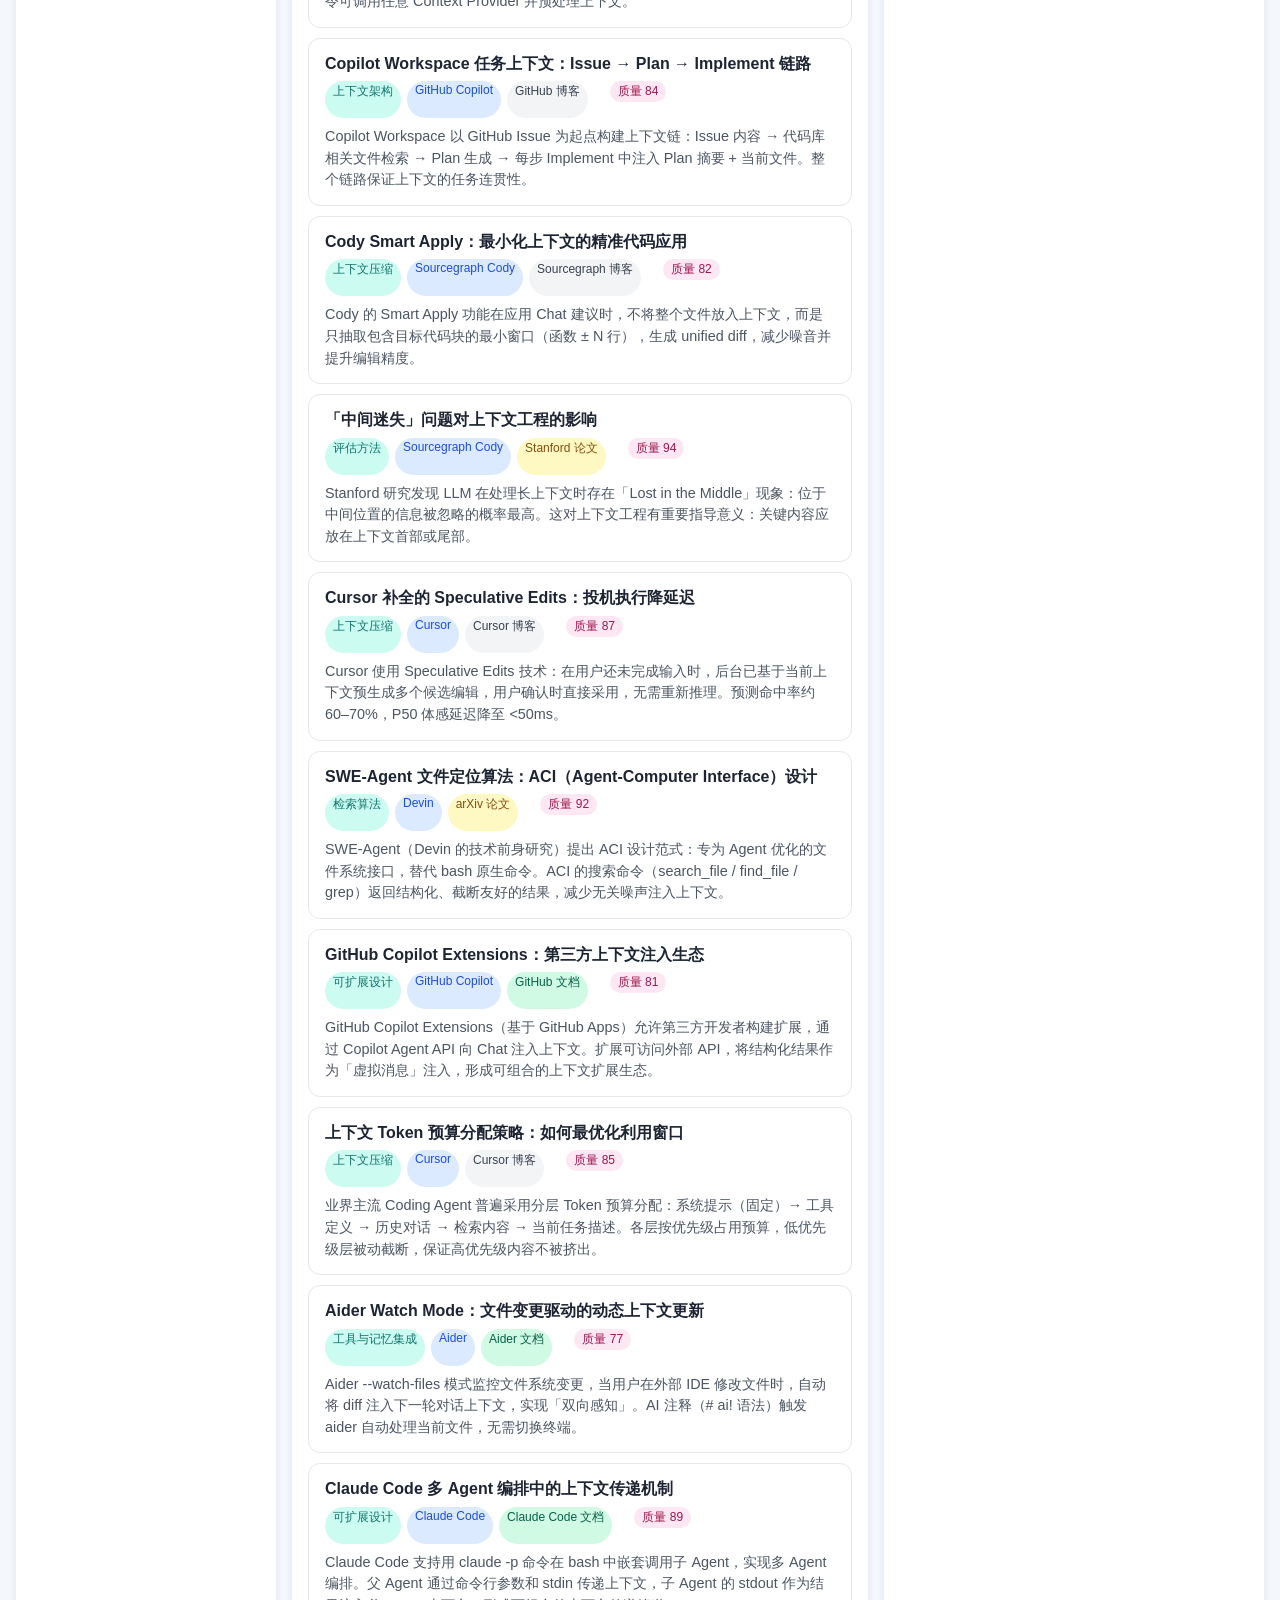
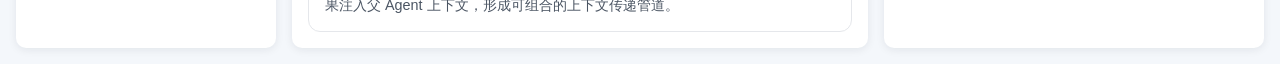
<file: context-engineering.html>
<!doctype html>
<html lang="zh-CN">
  <head>
    <meta charset="UTF-8" />
    <meta name="viewport" content="width=device-width, initial-scale=1.0" />
    <title>上下文工程 · AI Coding 信息平台</title>
    <link rel="stylesheet" href="./styles.css" />
    <link rel="stylesheet" href="./context-engineering.css" />
  </head>
  <body class="ce-page">
    <header class="top ce-header">
      <div class="header-row">
        <div>
          <h1>上下文工程</h1>
          <p>业界主流 Coding Agent 的上下文架构、检索算法与可扩展设计 · 来源：官方博客、技术文档、arXiv 论文 · 每 3 天自动更新</p>
        </div>
        <nav class="site-nav" aria-label="站点导航">
          <a class="nav-link" href="./index.html">门户首页</a>
          <a class="nav-link" href="./evolution.html">竞品演进</a>
          <a class="nav-link" href="./skills.html">Skill 库</a>
          <a class="nav-link" href="./mcp.html">MCP 库</a>
          <a class="nav-link" href="./best-practices.html">最佳实践</a>
          <a class="nav-link active" href="./context-engineering.html" aria-current="page">上下文工程</a>
          <a class="nav-link" href="./resume.html">简历</a>
        </nav>
      </div>
    </header>

    <section class="panel ce-meta" id="ceMeta"></section>

    <nav class="panel ce-topic-nav" aria-label="主题筛选">
      <div id="ceTopicTabs" class="ce-topic-tabs"></div>
    </nav>

    <nav class="panel ce-competitor-nav" aria-label="竞品筛选">
      <div id="ceCompetitorTabs" class="ce-competitor-tabs"></div>
    </nav>

    <main class="ce-main">
      <aside class="panel ce-filters">
        <h2>筛选</h2>
        <input id="ceSearch" type="search" placeholder="搜索标题、摘要、标签..." />

        <label for="ceSourceFilter">来源类型</label>
        <select id="ceSourceFilter">
          <option value="all">全部来源</option>
        </select>

        <label class="checkbox-row">
          <input id="ceCuratedOnly" type="checkbox" />
          仅显示策展精选
        </label>

        <div class="sync-info" id="ceSyncInfo"></div>
      </aside>

      <section class="panel ce-content">
        <div class="section-title">
          <h2>文章列表</h2>
          <span id="ceCount"></span>
        </div>
        <div id="ceList" class="ce-list" role="list"></div>
        <p id="emptyCe" class="empty-state" hidden>没有匹配的文章。</p>
      </section>

      <aside class="panel ce-detail-panel">
        <h2>详情</h2>
        <article id="ceDetail" class="ce-detail">
          <p>请从左侧列表选择一篇文章查看详情与来源链接。</p>
        </article>
      </aside>
    </main>

    <script src="./context-engineering.js?v=1"></script>
  </body>
</html>
</file>
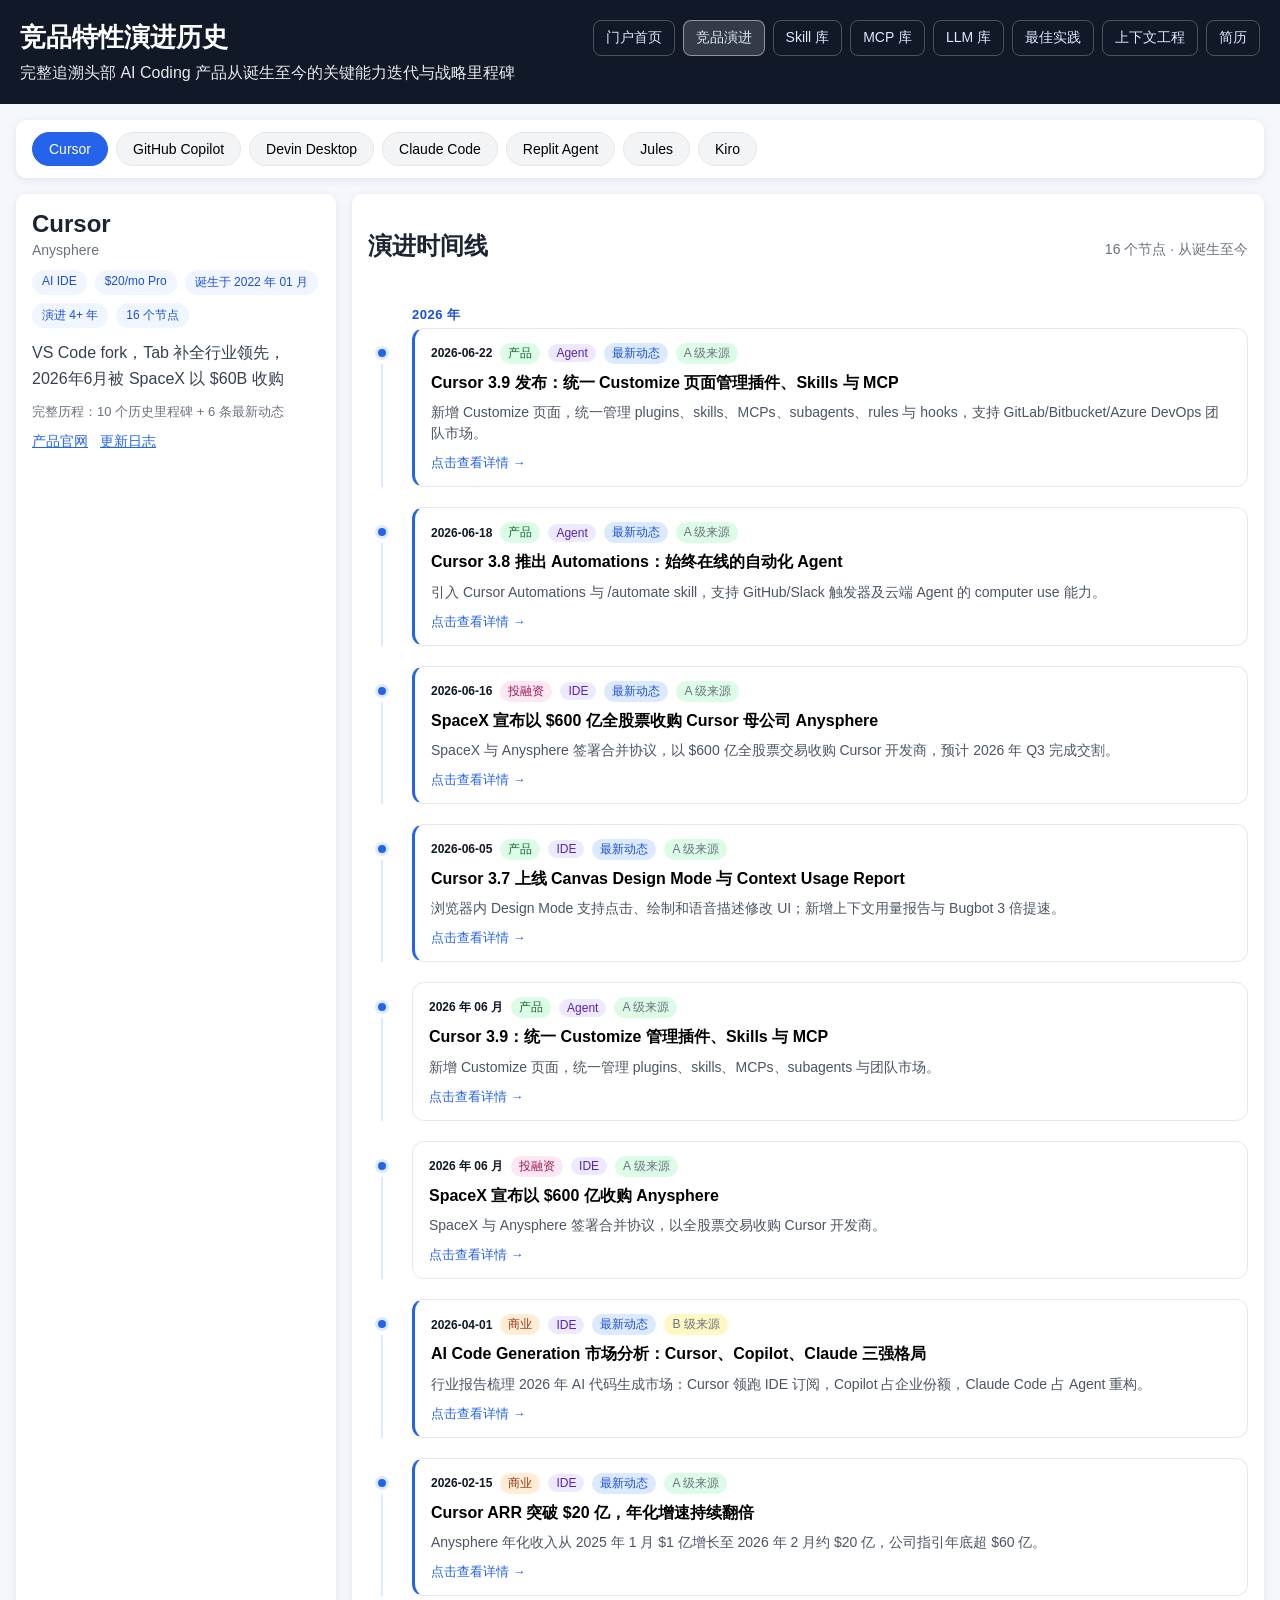
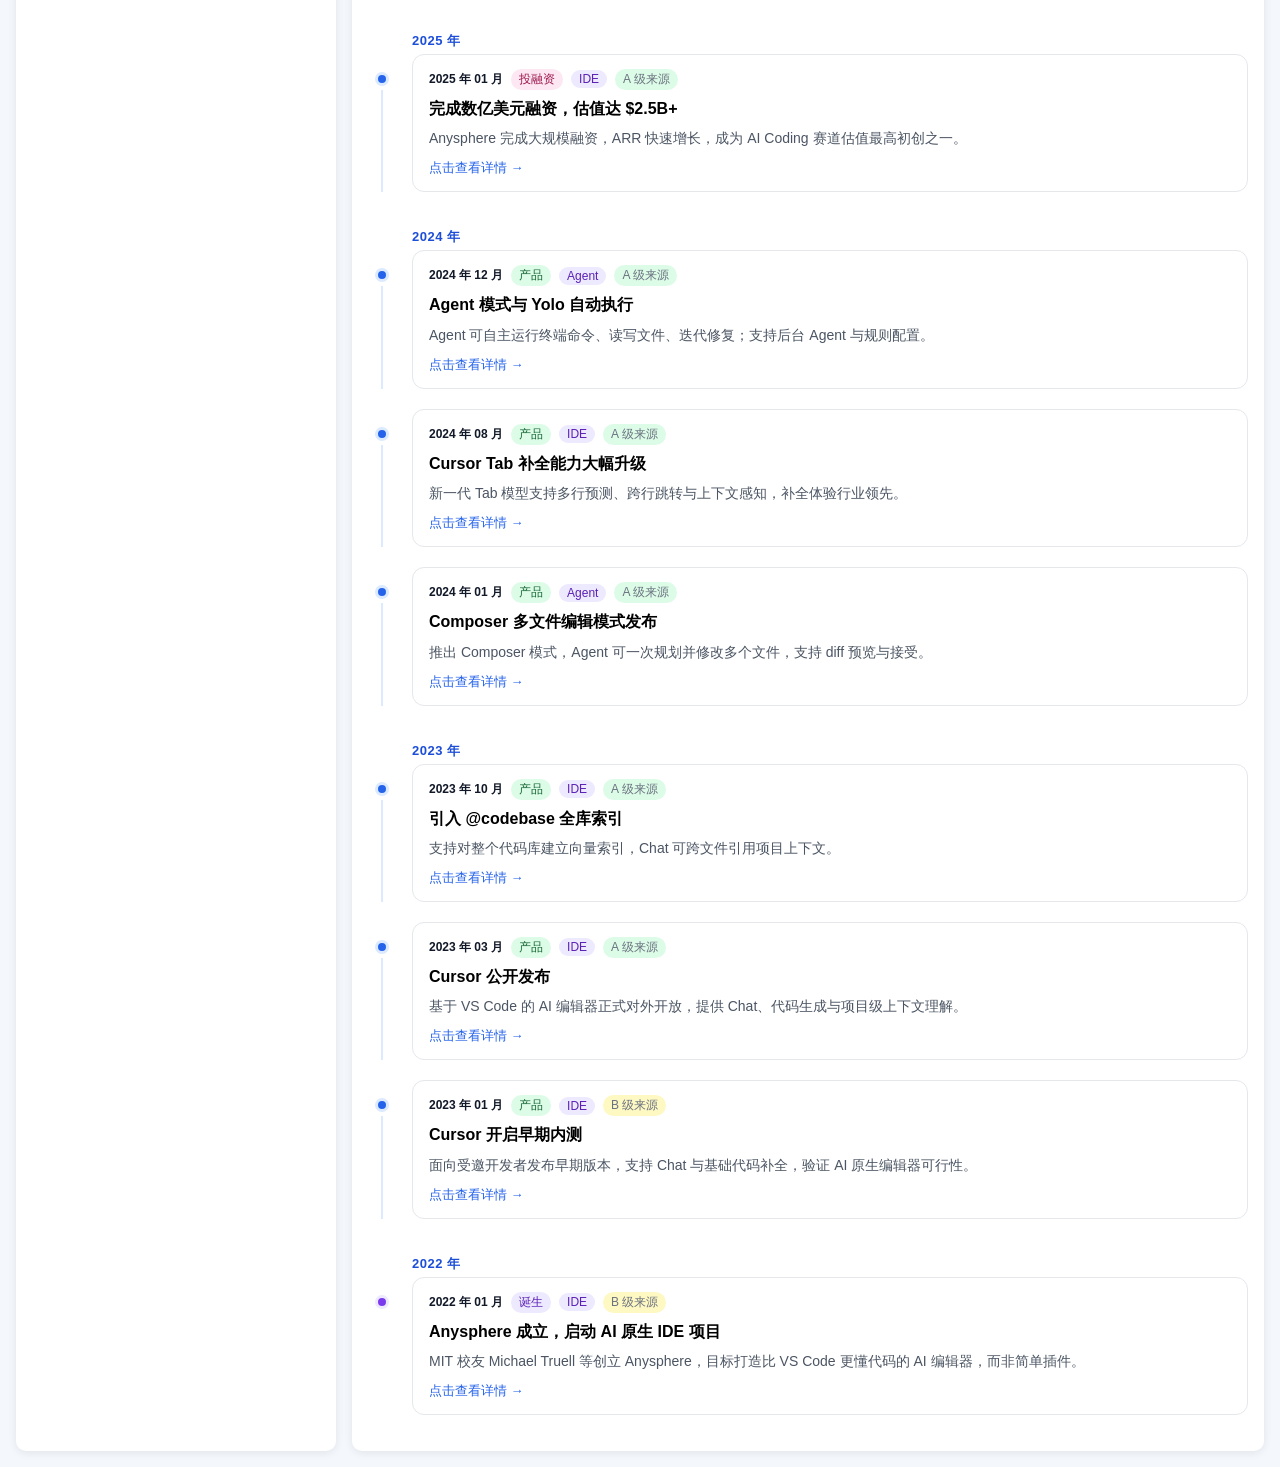
<file: evolution.html>
<!doctype html>
<html lang="zh-CN">
  <head>
    <meta charset="UTF-8" />
    <meta name="viewport" content="width=device-width, initial-scale=1.0" />
    <title>竞品特性演进历史 · AI Coding 信息平台</title>
    <link rel="stylesheet" href="./styles.css" />
    <link rel="stylesheet" href="./evolution.css" />
  </head>
  <body class="evolution-page">
    <header class="top evolution-header">
      <div class="header-row">
        <div>
          <h1>竞品特性演进历史</h1>
          <p>完整追溯头部 AI Coding 产品从诞生至今的关键能力迭代与战略里程碑</p>
        </div>
        <nav class="site-nav" aria-label="站点导航">
          <a class="nav-link" href="./index.html">门户首页</a>
          <a class="nav-link active" href="./evolution.html" aria-current="page">竞品演进</a>
          <a class="nav-link" href="./skills.html">Skill 库</a>
          <a class="nav-link" href="./mcp.html">MCP 库</a>
          <a class="nav-link" href="./llm.html">LLM 库</a>
          <a class="nav-link" href="./best-practices.html">最佳实践</a>
          <a class="nav-link" href="./context-engineering.html">上下文工程</a>
          <a class="nav-link" href="./resume.html">简历</a>
        </nav>
      </div>
    </header>

    <nav class="panel competitor-nav" aria-label="竞品选择">
      <div id="competitorTabs" class="competitor-tabs"></div>
    </nav>

    <main class="evolution-main">
      <section class="panel competitor-intro" id="competitorIntro"></section>

      <section class="panel timeline-section">
        <div class="section-title">
          <h2>演进时间线</h2>
          <span id="milestoneCount" class="milestone-count"></span>
        </div>
        <div id="timeline" class="timeline" role="list"></div>
        <p id="emptyTimeline" class="empty-state" hidden>暂无关键演进记录。</p>
      </section>
    </main>

    <div id="detailModal" class="modal" hidden aria-hidden="true">
      <div class="modal-backdrop" data-close="true"></div>
      <div class="modal-dialog" role="dialog" aria-modal="true" aria-labelledby="modalTitle">
        <button type="button" class="modal-close" aria-label="关闭详情" data-close="true">×</button>
        <article id="modalDetail" class="modal-detail"></article>
      </div>
    </div>

    <script src="./evolution.js"></script>
  </body>
</html>
</file>
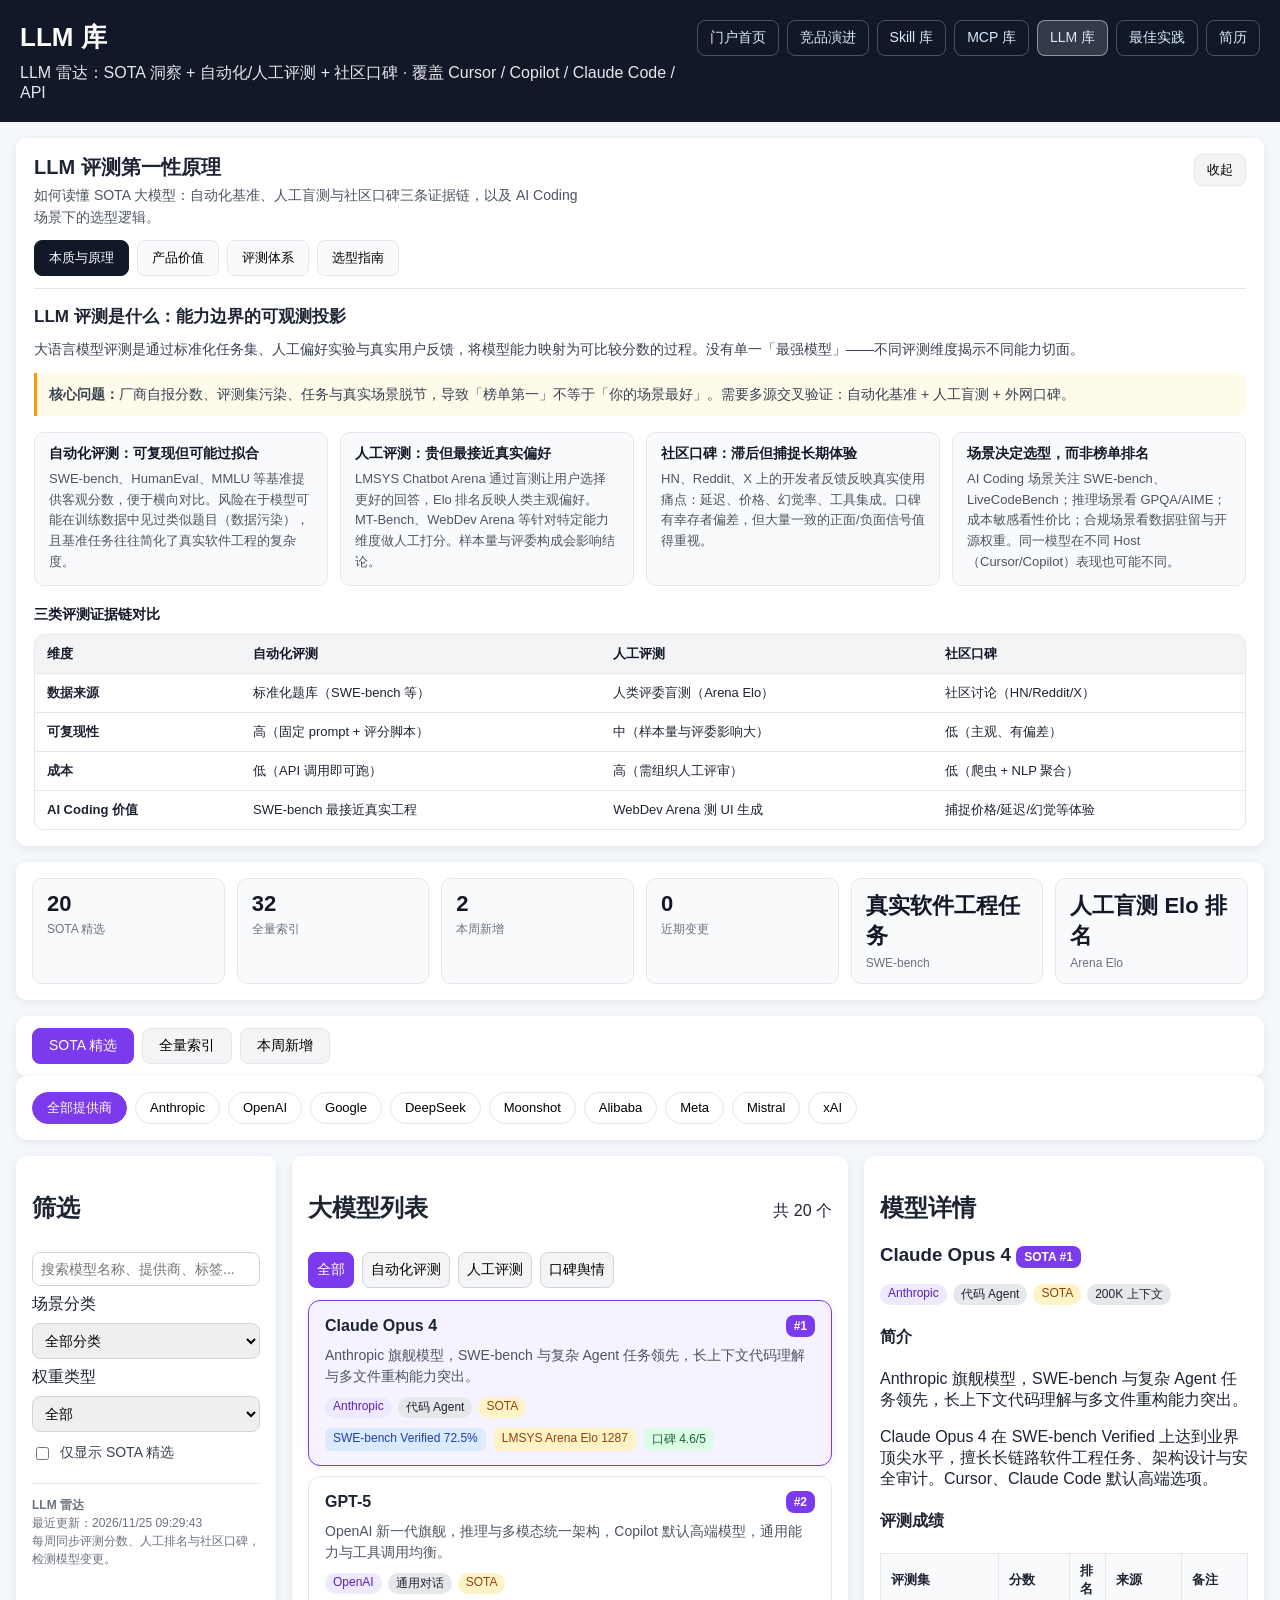
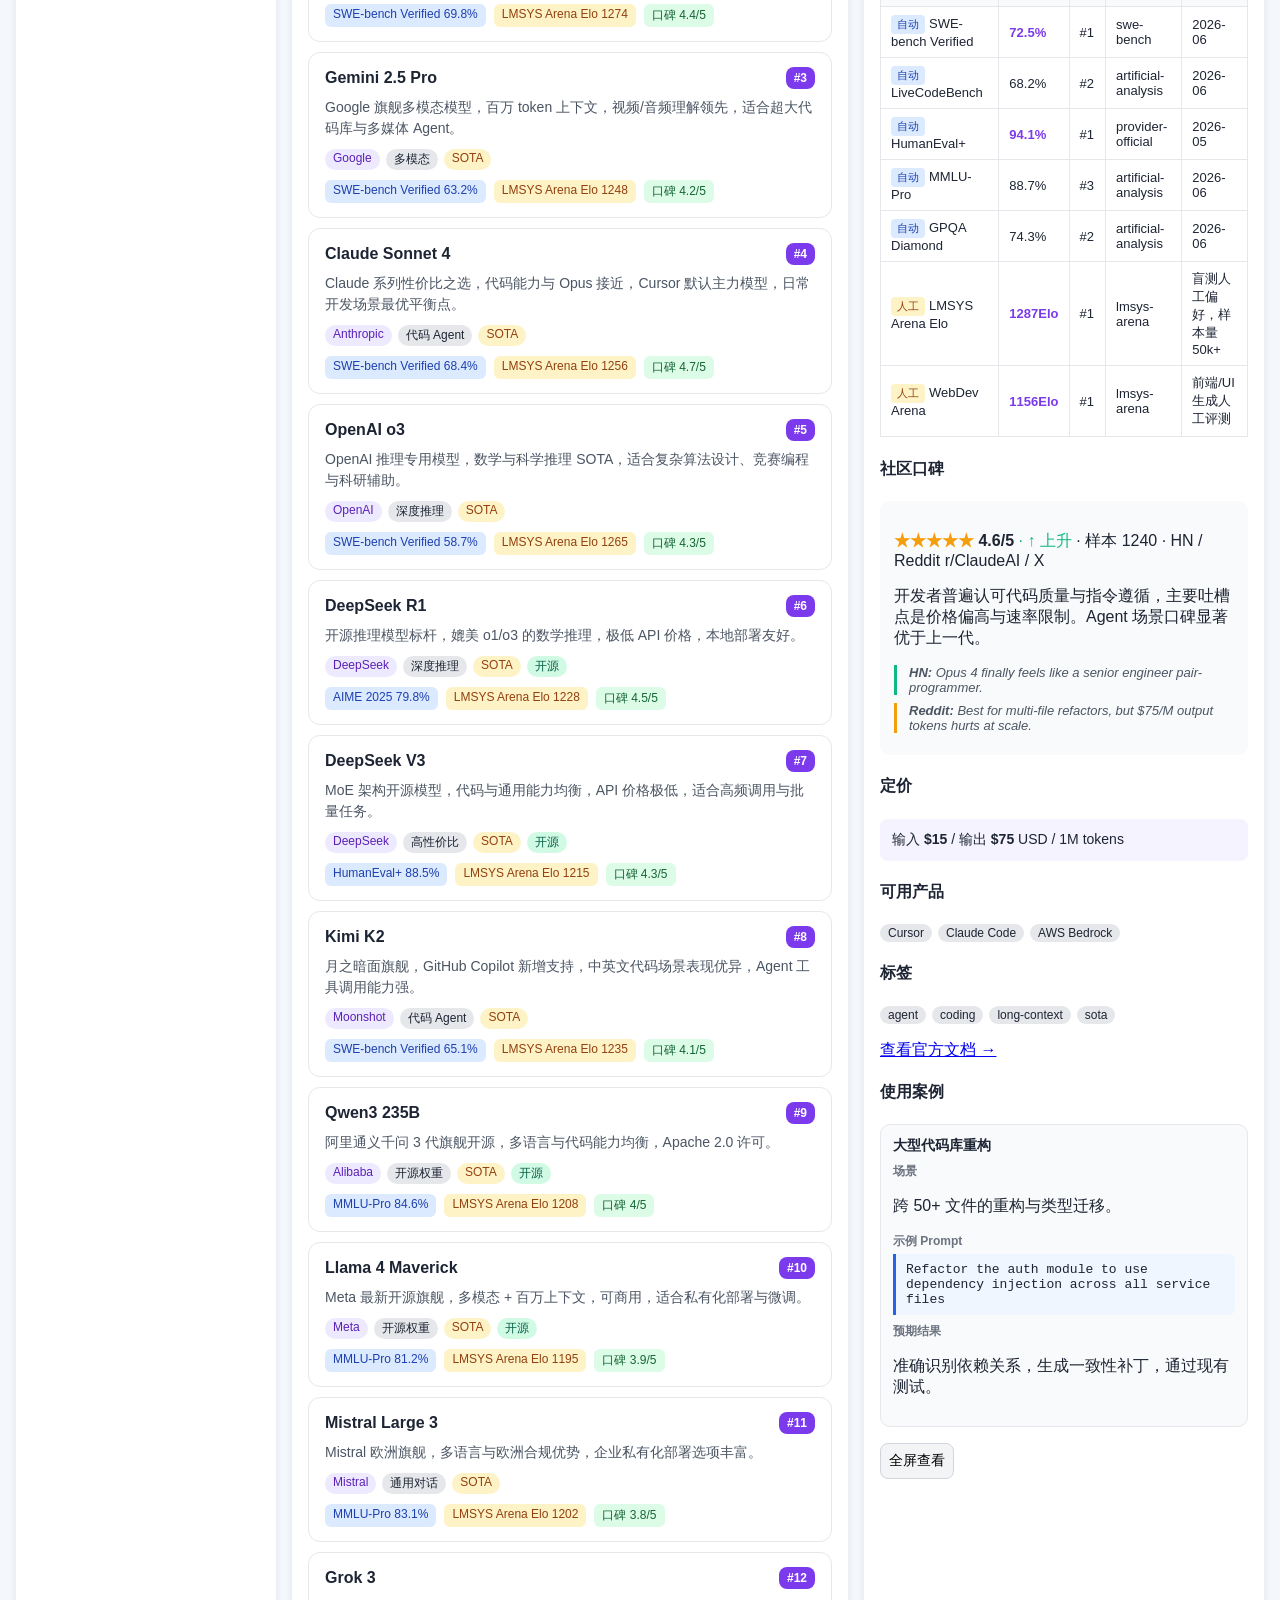
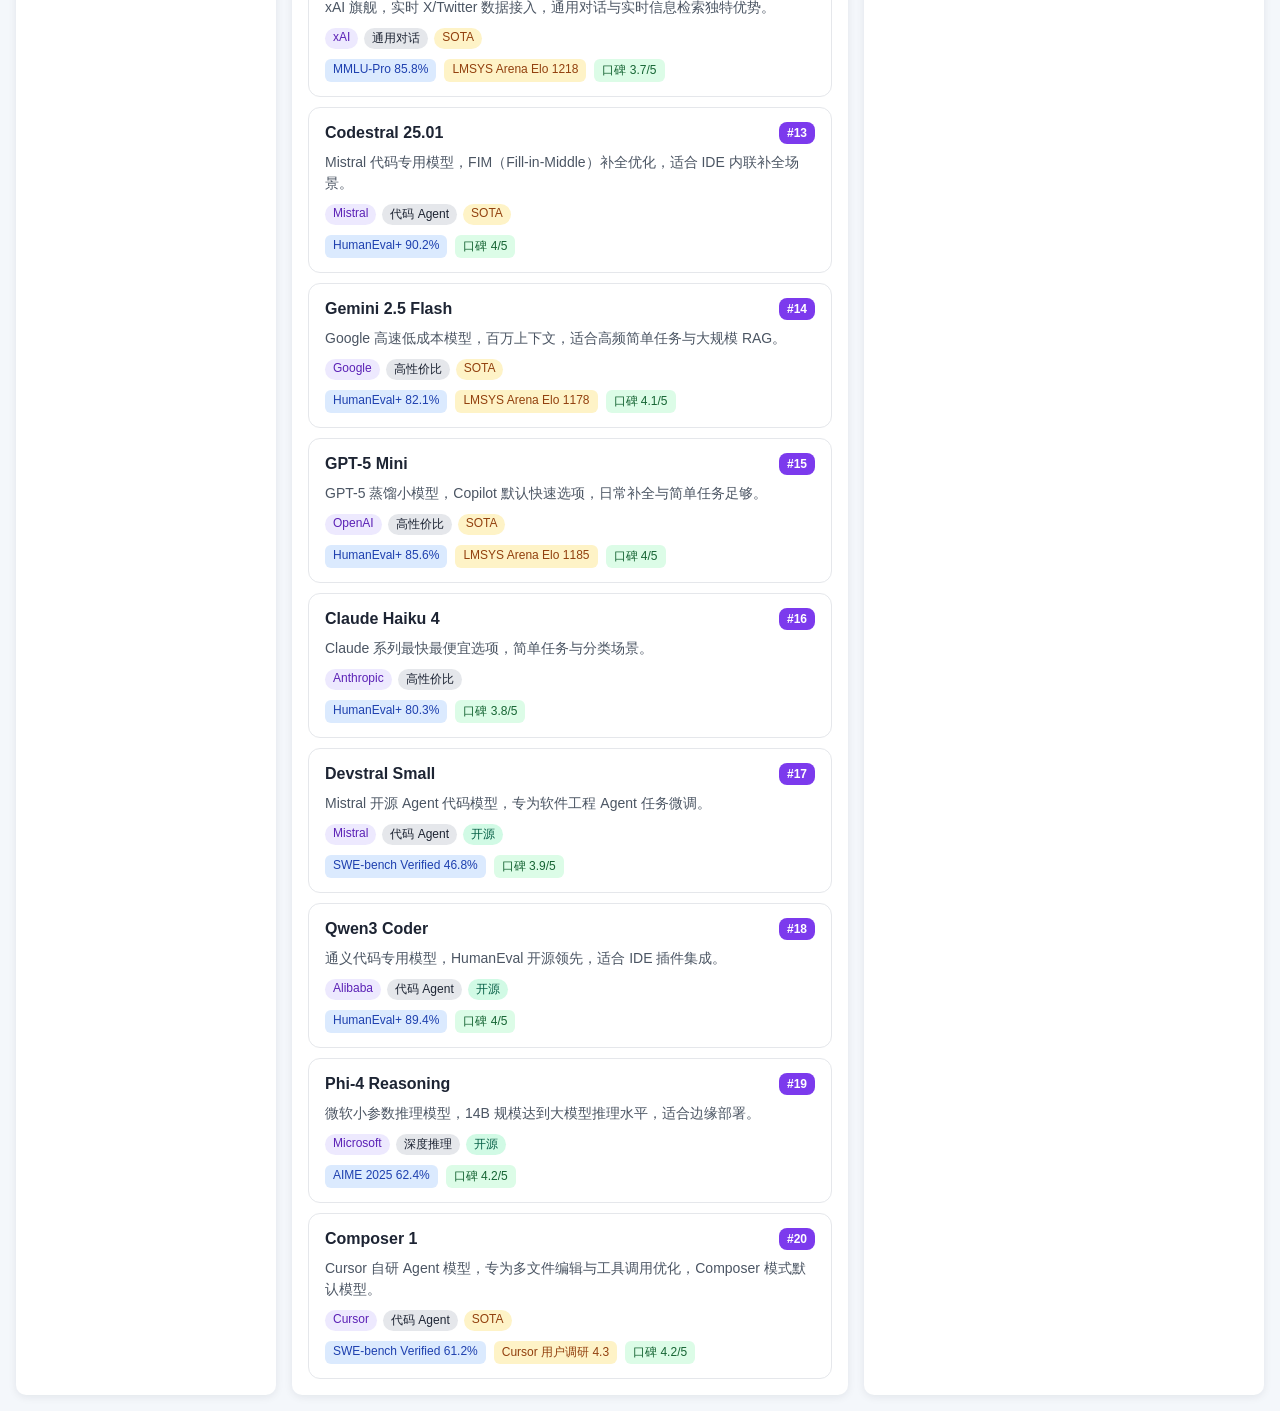
<file: llm.html>
<!doctype html>
<html lang="zh-CN">
  <head>
    <meta charset="UTF-8" />
    <meta name="viewport" content="width=device-width, initial-scale=1.0" />
    <title>LLM 库 · AI Coding 信息平台</title>
    <link rel="stylesheet" href="./styles.css" />
    <link rel="stylesheet" href="./llm.css" />
  </head>
  <body class="llm-page">
    <header class="top llm-header">
      <div class="header-row">
        <div>
          <h1>LLM 库</h1>
          <p>LLM 雷达：SOTA 洞察 + 自动化/人工评测 + 社区口碑 · 覆盖 Cursor / Copilot / Claude Code / API</p>
        </div>
        <nav class="site-nav" aria-label="站点导航">
          <a class="nav-link" href="./index.html">门户首页</a>
          <a class="nav-link" href="./evolution.html">竞品演进</a>
          <a class="nav-link" href="./skills.html">Skill 库</a>
          <a class="nav-link" href="./mcp.html">MCP 库</a>
          <a class="nav-link active" href="./llm.html" aria-current="page">LLM 库</a>
          <a class="nav-link" href="./best-practices.html">最佳实践</a>
          <a class="nav-link" href="./resume.html">简历</a>
        </nav>
      </div>
    </header>

    <section class="panel llm-primer-panel" id="llmPrimerPanel" aria-label="LLM 评测第一性原理介绍">
      <div class="primer-header">
        <div>
          <h2 id="primerTitle">LLM 评测第一性原理</h2>
          <p id="primerSubtitle" class="primer-subtitle"></p>
        </div>
        <button type="button" class="primer-toggle" id="primerToggle" aria-expanded="true" aria-controls="primerBody">
          收起
        </button>
      </div>
      <div id="primerBody" class="primer-body">
        <nav class="primer-tabs" id="primerTabs" aria-label="原理介绍分区"></nav>
        <div id="primerContent" class="primer-content"></div>
      </div>
    </section>

    <section class="panel llms-meta" id="llmsMeta"></section>

    <section class="panel llm-changes-panel" id="llmChangesPanel" hidden>
      <div class="section-title">
        <h2>LLM 雷达 · 近期变更</h2>
        <span id="changesCount"></span>
      </div>
      <ul id="llmChangesList" class="llm-changes-list"></ul>
    </section>

    <nav class="panel view-nav" aria-label="视图切换">
      <div id="viewTabs" class="view-tabs"></div>
    </nav>

    <nav class="panel provider-nav" aria-label="提供商筛选">
      <div id="providerTabs" class="provider-tabs"></div>
    </nav>

    <main class="llm-main">
      <aside class="panel llm-filters">
        <h2>筛选</h2>
        <input id="llmSearch" type="search" placeholder="搜索模型名称、提供商、标签..." />

        <label for="categoryFilter">场景分类</label>
        <select id="categoryFilter">
          <option value="all">全部分类</option>
        </select>

        <label for="weightsFilter">权重类型</label>
        <select id="weightsFilter">
          <option value="all">全部</option>
          <option value="open">开源权重</option>
          <option value="closed">闭源</option>
        </select>

        <label class="checkbox-row">
          <input id="featuredOnly" type="checkbox" />
          仅显示 SOTA 精选
        </label>

        <div class="sync-info" id="syncInfo"></div>
      </aside>

      <section class="panel llm-content">
        <div class="section-title">
          <h2>大模型列表</h2>
          <span id="llmCount"></span>
        </div>
        <div class="tabs" id="benchmarkQuickTabs"></div>
        <div id="llmGrid" class="llm-grid" role="list"></div>
        <p id="emptyLlms" class="empty-state" hidden>没有匹配的大模型。</p>
      </section>

      <aside class="panel llm-detail-panel">
        <h2>模型详情</h2>
        <article id="llmDetail" class="llm-detail">
          <p>请从左侧列表选择一个模型查看评测分数、口碑与定价。</p>
        </article>
      </aside>
    </main>

    <div id="llmModal" class="modal" hidden aria-hidden="true">
      <div class="modal-backdrop" data-close="true"></div>
      <div class="modal-dialog llm-modal-dialog" role="dialog" aria-modal="true">
        <button type="button" class="modal-close" aria-label="关闭详情" data-close="true">×</button>
        <article id="llmModalDetail" class="modal-detail"></article>
      </div>
    </div>

    <script src="./llm.js?v=1"></script>
  </body>
</html>
</file>
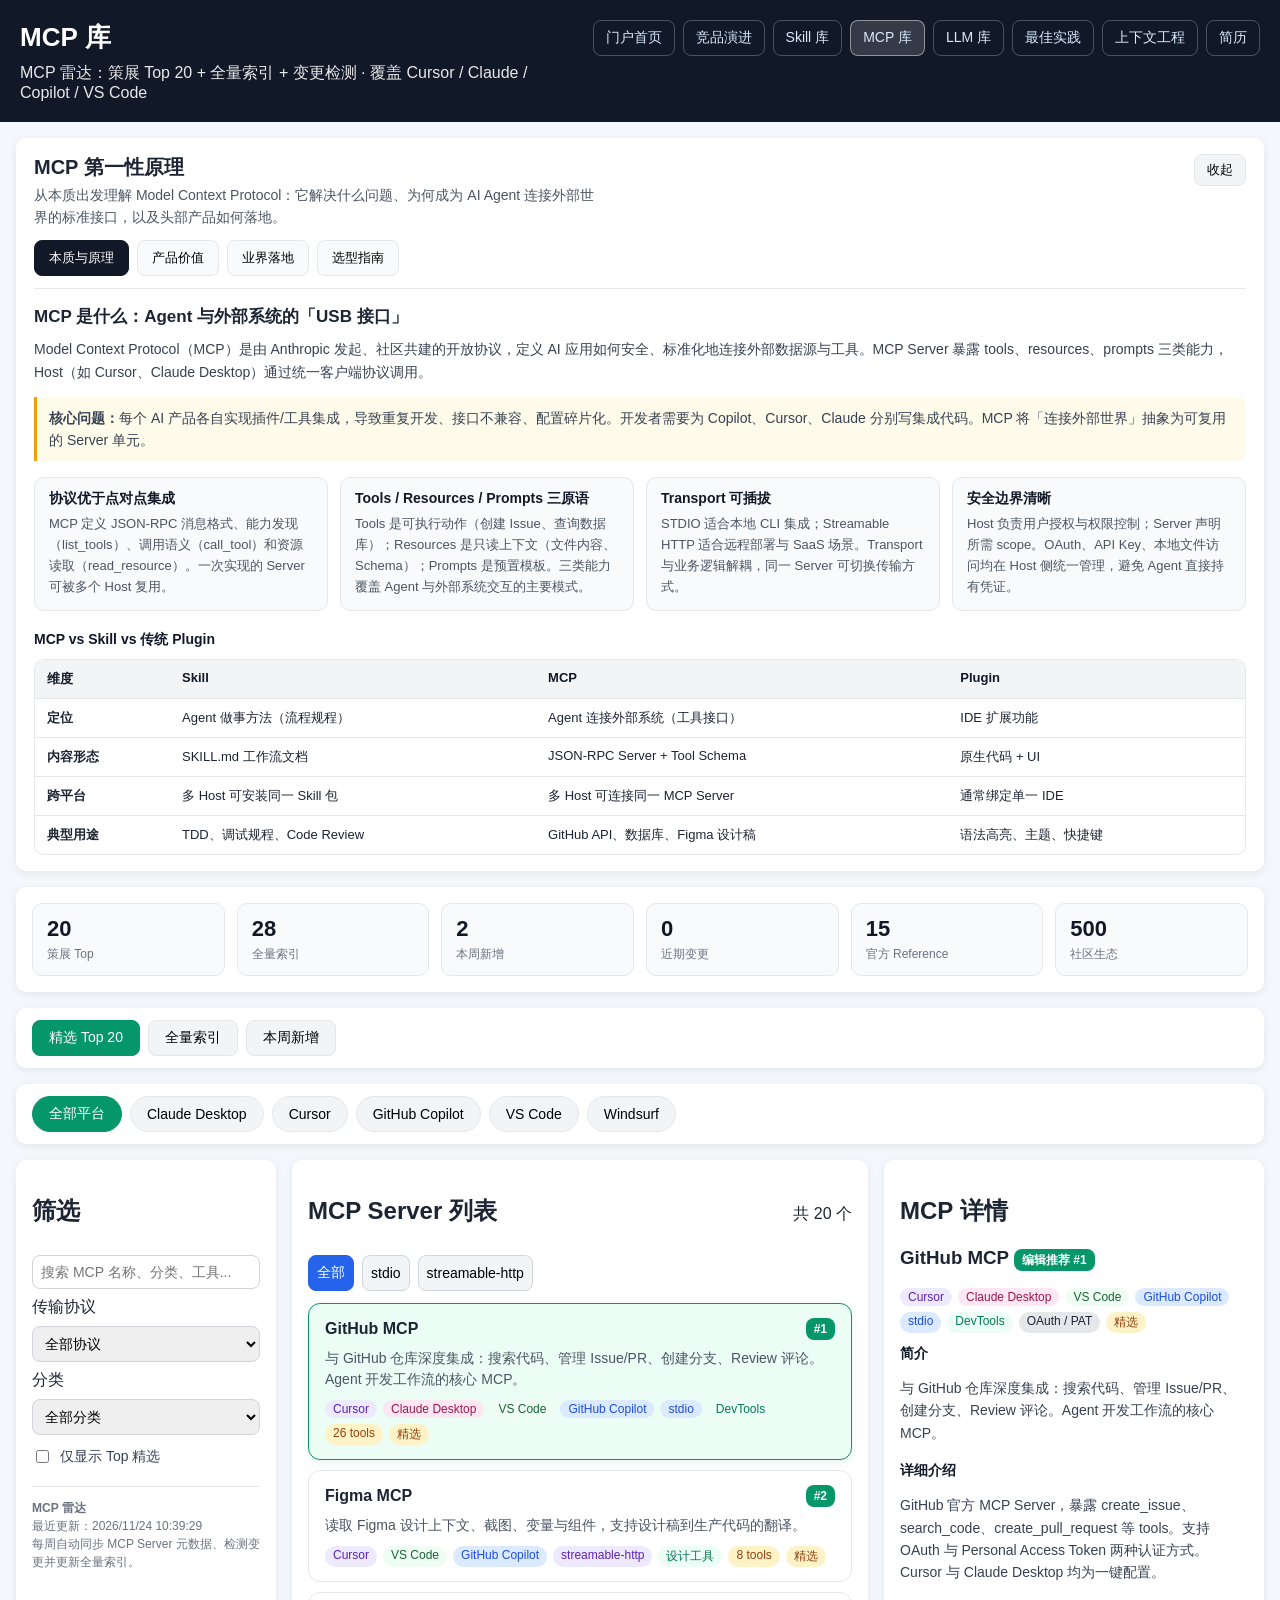
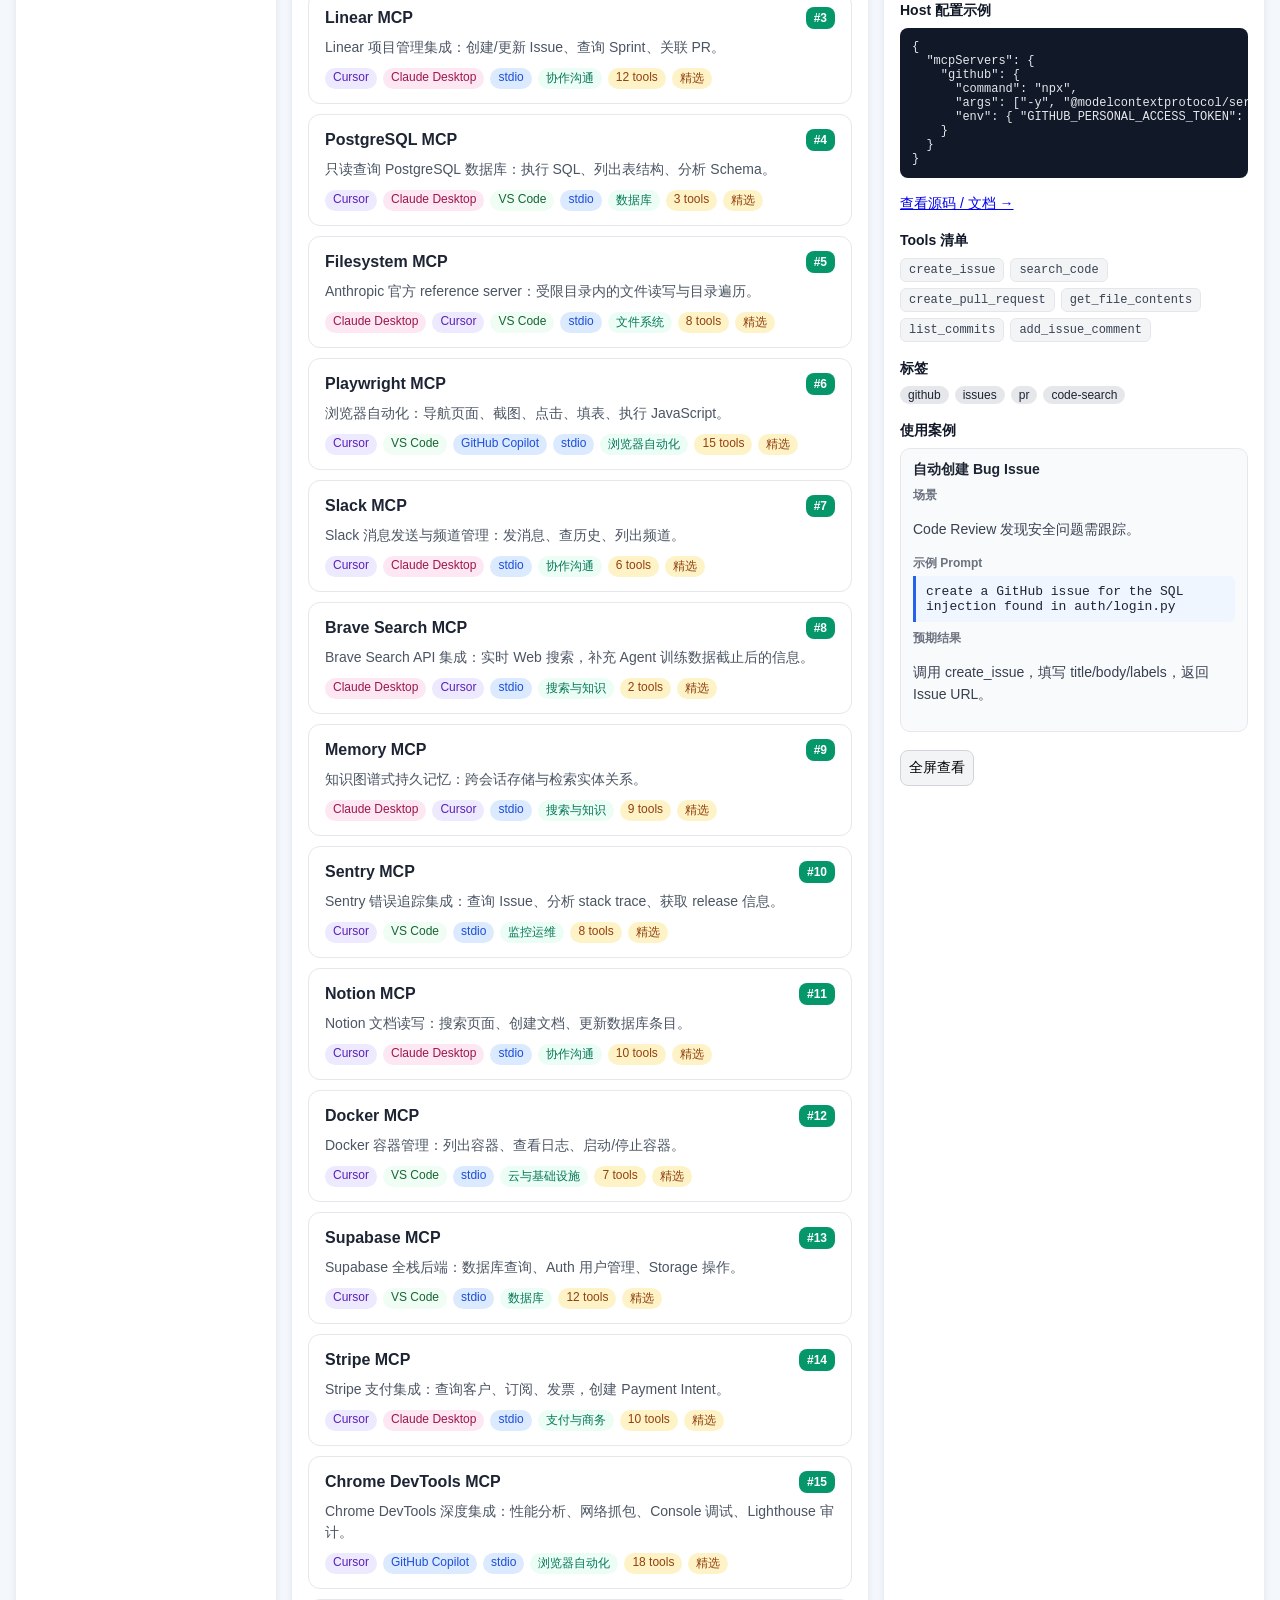
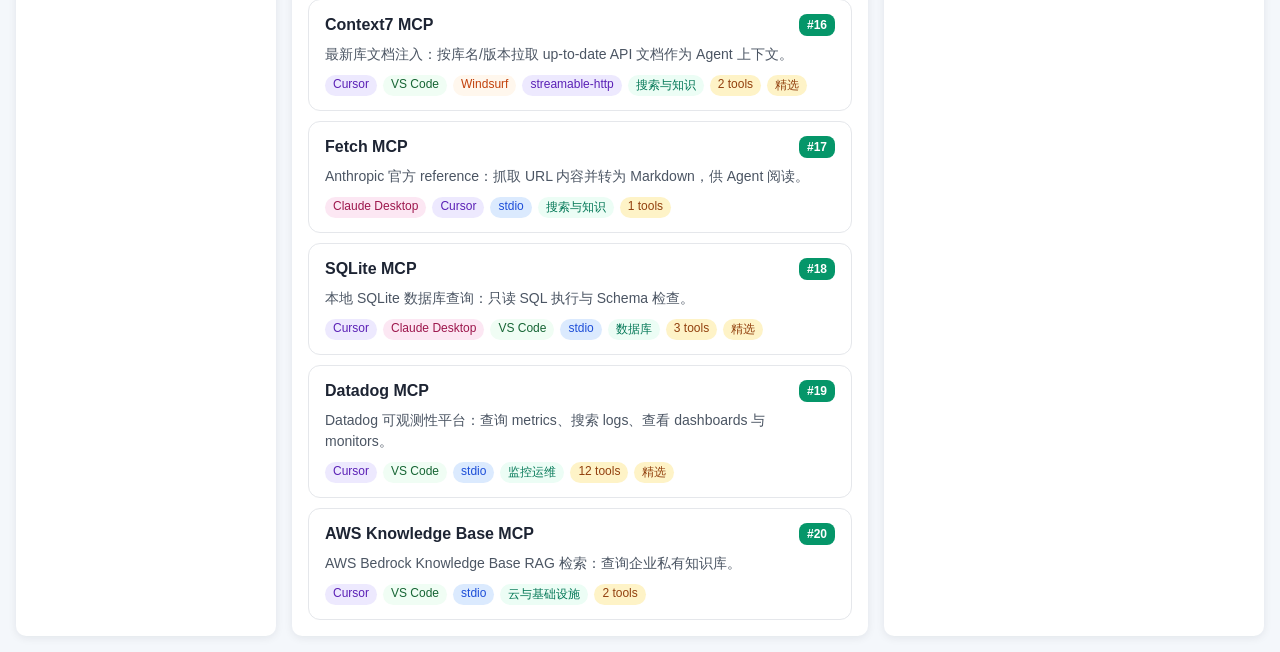
<file: mcp.html>
<!doctype html>
<html lang="zh-CN">
  <head>
    <meta charset="UTF-8" />
    <meta name="viewport" content="width=device-width, initial-scale=1.0" />
    <title>MCP 库 · AI Coding 信息平台</title>
    <link rel="stylesheet" href="./styles.css" />
    <link rel="stylesheet" href="./mcp.css" />
  </head>
  <body class="mcp-page">
    <header class="top mcp-header">
      <div class="header-row">
        <div>
          <h1>MCP 库</h1>
          <p>MCP 雷达：策展 Top 20 + 全量索引 + 变更检测 · 覆盖 Cursor / Claude / Copilot / VS Code</p>
        </div>
        <nav class="site-nav" aria-label="站点导航">
          <a class="nav-link" href="./index.html">门户首页</a>
          <a class="nav-link" href="./evolution.html">竞品演进</a>
          <a class="nav-link" href="./skills.html">Skill 库</a>
          <a class="nav-link active" href="./mcp.html" aria-current="page">MCP 库</a>
          <a class="nav-link" href="./llm.html">LLM 库</a>
          <a class="nav-link" href="./best-practices.html">最佳实践</a>
          <a class="nav-link" href="./context-engineering.html">上下文工程</a>
          <a class="nav-link" href="./resume.html">简历</a>
        </nav>
      </div>
    </header>

    <section class="panel mcp-primer-panel" id="mcpPrimerPanel" aria-label="MCP 第一性原理介绍">
      <div class="primer-header">
        <div>
          <h2 id="primerTitle">MCP 第一性原理</h2>
          <p id="primerSubtitle" class="primer-subtitle"></p>
        </div>
        <button type="button" class="primer-toggle" id="primerToggle" aria-expanded="true" aria-controls="primerBody">
          收起
        </button>
      </div>
      <div id="primerBody" class="primer-body">
        <nav class="primer-tabs" id="primerTabs" aria-label="原理介绍分区"></nav>
        <div id="primerContent" class="primer-content"></div>
      </div>
    </section>

    <section class="panel mcps-meta" id="mcpsMeta"></section>

    <section class="panel mcp-changes-panel" id="mcpChangesPanel" hidden>
      <div class="section-title">
        <h2>MCP 雷达 · 近期变更</h2>
        <span id="changesCount"></span>
      </div>
      <ul id="mcpChangesList" class="mcp-changes-list"></ul>
    </section>

    <nav class="panel view-nav" aria-label="视图切换">
      <div id="viewTabs" class="view-tabs"></div>
    </nav>

    <nav class="panel platform-nav" aria-label="平台筛选">
      <div id="platformTabs" class="platform-tabs"></div>
    </nav>

    <main class="mcp-main">
      <aside class="panel mcp-filters">
        <h2>筛选</h2>
        <input id="mcpSearch" type="search" placeholder="搜索 MCP 名称、分类、工具..." />

        <label for="transportFilter">传输协议</label>
        <select id="transportFilter">
          <option value="all">全部协议</option>
        </select>

        <label for="categoryFilter">分类</label>
        <select id="categoryFilter">
          <option value="all">全部分类</option>
        </select>

        <label class="checkbox-row">
          <input id="featuredOnly" type="checkbox" />
          仅显示 Top 精选
        </label>

        <div class="sync-info" id="syncInfo"></div>
      </aside>

      <section class="panel mcp-content">
        <div class="section-title">
          <h2>MCP Server 列表</h2>
          <span id="mcpCount"></span>
        </div>
        <div class="tabs" id="transportQuickTabs"></div>
        <div id="mcpGrid" class="mcp-grid" role="list"></div>
        <p id="emptyMcps" class="empty-state" hidden>没有匹配的 MCP Server。</p>
      </section>

      <aside class="panel mcp-detail-panel">
        <h2>MCP 详情</h2>
        <article id="mcpDetail" class="mcp-detail">
          <p>请从左侧列表选择一个 MCP Server 查看配置示例与工具清单。</p>
        </article>
      </aside>
    </main>

    <div id="mcpModal" class="modal" hidden aria-hidden="true">
      <div class="modal-backdrop" data-close="true"></div>
      <div class="modal-dialog mcp-modal-dialog" role="dialog" aria-modal="true">
        <button type="button" class="modal-close" aria-label="关闭详情" data-close="true">×</button>
        <article id="mcpModalDetail" class="modal-detail"></article>
      </div>
    </div>

    <script src="./mcp.js?v=1"></script>
  </body>
</html>
</file>
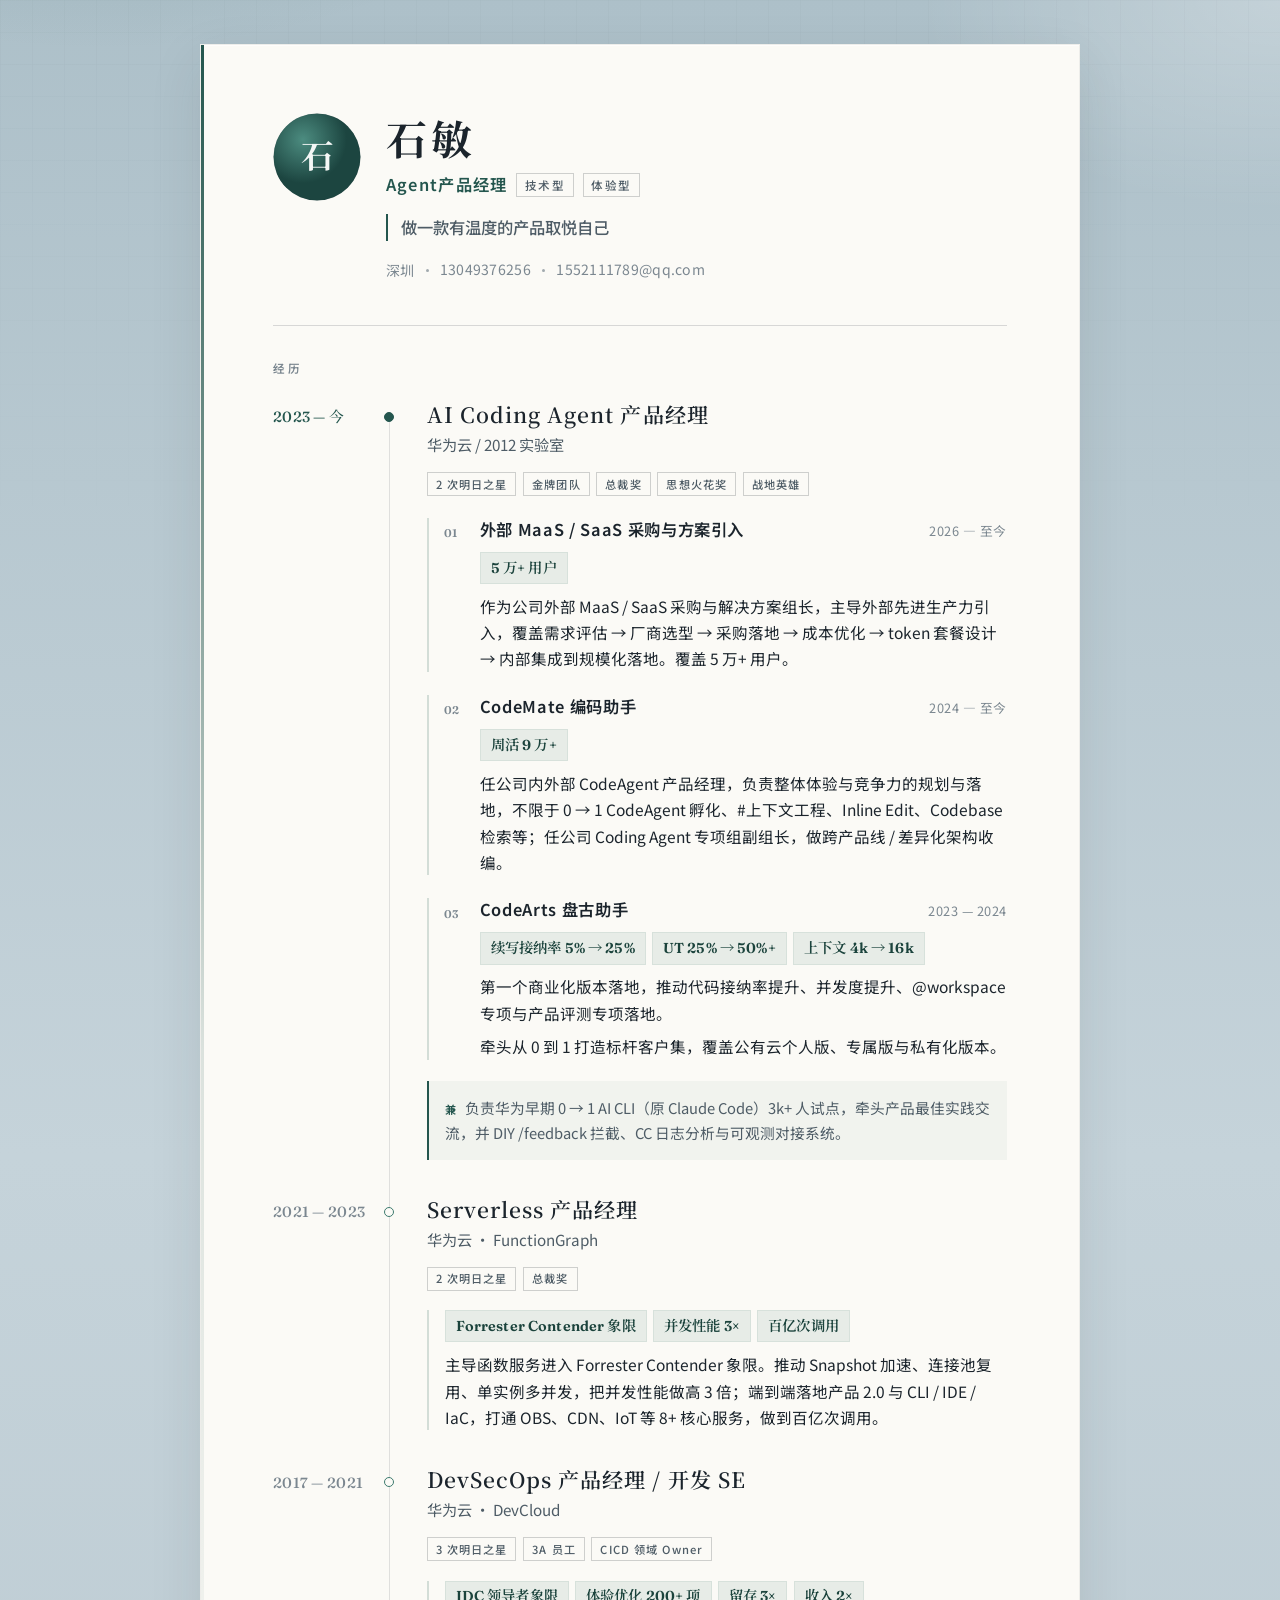
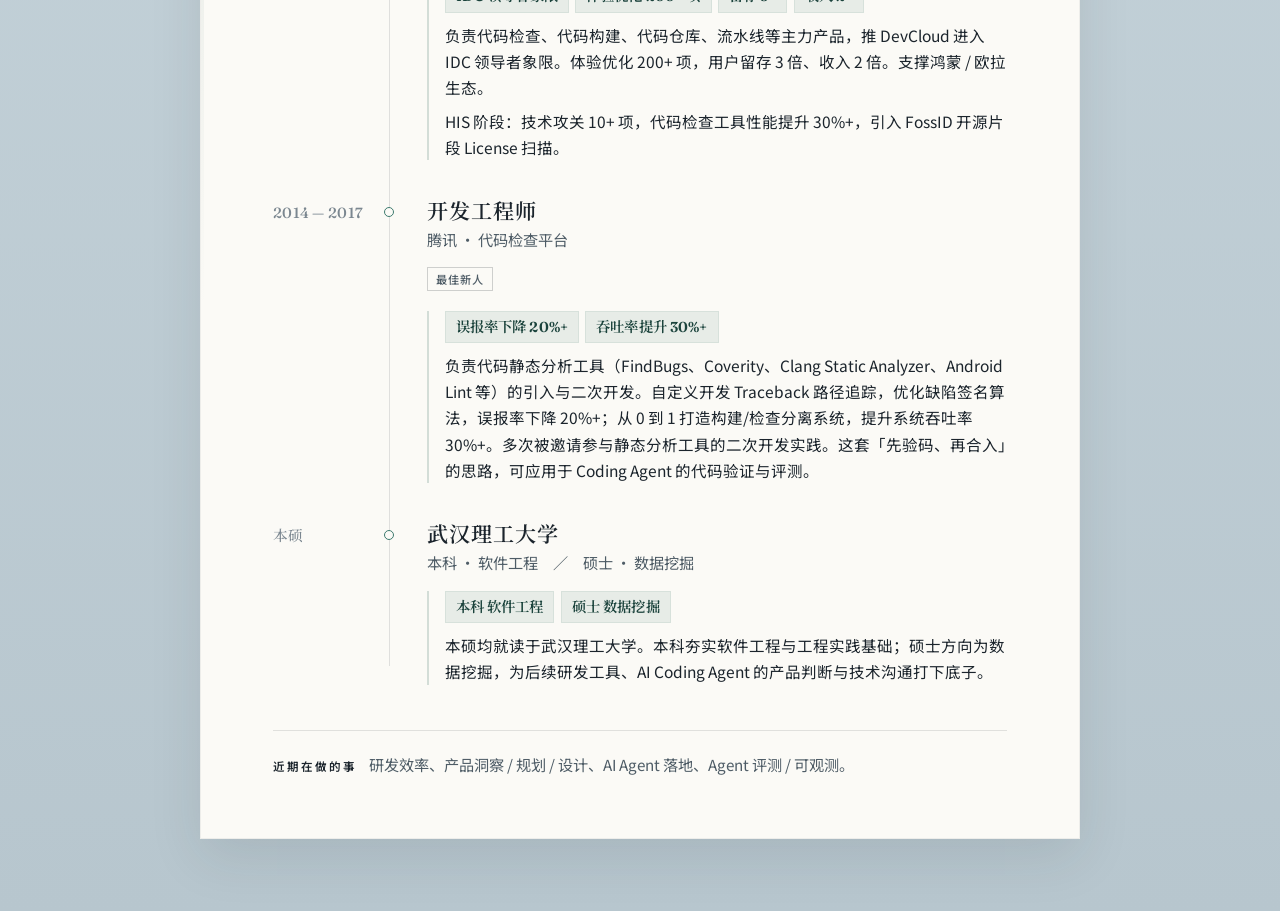
<file: resume.html>
<!DOCTYPE html>
<html lang="zh-Hans">
<head>
  <meta charset="utf-8" />
  <meta name="viewport" content="width=device-width, initial-scale=1" />
  <title>石敏 · Agent产品经理</title>
  <link rel="preconnect" href="https://fonts.googleapis.com" />
  <link rel="preconnect" href="https://fonts.gstatic.com" crossorigin />
  <link href="https://fonts.googleapis.com/css2?family=Fraunces:opsz,wght@9..144,500;9..144,620&family=Noto+Sans+SC:wght@400;500;600&family=Noto+Serif+SC:wght@600;700&display=swap" rel="stylesheet" />
  <link rel="stylesheet" href="./resume.css" />
</head>
<body>
  <main class="sheet">
    <header class="masthead">
      <svg class="seal" viewBox="0 0 92 92" role="img" aria-label="石敏">
        <defs>
          <radialGradient id="sealGrad" cx="34%" cy="30%">
            <stop offset="0%" stop-color="#4c8c80" />
            <stop offset="100%" stop-color="#1c4540" />
          </radialGradient>
        </defs>
        <circle cx="46" cy="46" r="45.5" fill="url(#sealGrad)" stroke="rgba(27,36,44,0.08)" />
        <text x="46" y="58" text-anchor="middle" fill="#f4f7f6" font-size="34" font-family="Noto Serif SC, Songti SC, serif" font-weight="700">石</text>
      </svg>
      <div class="identity">
        <h1>石敏</h1>
        <p class="role">
          <span class="role-title">Agent产品经理</span>
          <span class="role-kind">技术型</span>
          <span class="role-kind">体验型</span>
        </p>
        <p class="lede">做一款有温度的产品取悦自己</p>
        <ul class="meta">
          <li>深圳</li>
          <li><a href="tel:13049376256">13049376256</a></li>
          <li><a href="mailto:1552111789@qq.com">1552111789@qq.com</a></li>
        </ul>
      </div>
    </header>

    <div class="rule"></div>

    <p class="section-label">经历</p>

    <ol class="career">
      <li class="stint">
        <p class="when">2023 — 今</p>
        <div>
          <header class="stint-head">
            <h2>AI Coding Agent 产品经理</h2>
            <p class="org">华为云 / 2012 实验室</p>
            <ul class="honors">
              <li>2 次明日之星</li>
              <li>金牌团队</li>
              <li>总裁奖</li>
              <li>思想火花奖</li>
              <li>战地英雄</li>
            </ul>
          </header>

          <ul class="works">
            <li class="work">
              <span class="work-index" aria-hidden="true"></span>
              <div class="work-head">
                <h3>外部 MaaS / SaaS 采购与方案引入</h3>
                <p class="when-sub">2026 — 至今</p>
              </div>
              <ul class="kpis">
                <li>5 万+ 用户</li>
              </ul>
              <div class="copy">
                <p>作为公司外部 MaaS / SaaS 采购与解决方案组长，主导外部先进生产力引入，覆盖需求评估 → 厂商选型 → 采购落地 → 成本优化 → token 套餐设计 → 内部集成到规模化落地。覆盖 5 万+ 用户。</p>
              </div>
            </li>

            <li class="work">
              <span class="work-index" aria-hidden="true"></span>
              <div class="work-head">
                <h3>CodeMate 编码助手</h3>
                <p class="when-sub">2024 — 至今</p>
              </div>
              <ul class="kpis">
                <li>周活 9 万+</li>
              </ul>
              <div class="copy">
                <p>任公司内外部 CodeAgent 产品经理，负责整体体验与竞争力的规划与落地，不限于 0 → 1 CodeAgent 孵化、#上下文工程、Inline Edit、Codebase 检索等；任公司 Coding Agent 专项组副组长，做跨产品线 / 差异化架构收编。</p>
              </div>
            </li>

            <li class="work">
              <span class="work-index" aria-hidden="true"></span>
              <div class="work-head">
                <h3>CodeArts 盘古助手</h3>
                <p class="when-sub">2023 — 2024</p>
              </div>
              <ul class="kpis">
                <li>续写接纳率 5% → 25%</li>
                <li>UT 25% → 50%+</li>
                <li>上下文 4k → 16k</li>
              </ul>
              <div class="copy">
                <p>第一个商业化版本落地，推动代码接纳率提升、并发度提升、@workspace 专项与产品评测专项落地。</p>
                <p>牵头从 0 到 1 打造标杆客户集，覆盖公有云个人版、专属版与私有化版本。</p>
              </div>
            </li>
          </ul>

          <p class="aside"><span class="aside-label">兼</span>负责华为早期 0 → 1 AI CLI（原 Claude Code）3k+ 人试点，牵头产品最佳实践交流，并 DIY /feedback 拦截、CC 日志分析与可观测对接系统。</p>
        </div>
      </li>

      <li class="stint">
        <p class="when">2021 — 2023</p>
        <div>
          <header class="stint-head">
            <h2>Serverless 产品经理</h2>
            <p class="org">华为云 · FunctionGraph</p>
            <ul class="honors">
              <li>2 次明日之星</li>
              <li>总裁奖</li>
            </ul>
          </header>
          <div class="outcome">
            <ul class="kpis">
              <li>Forrester Contender 象限</li>
              <li>并发性能 3×</li>
              <li>百亿次调用</li>
            </ul>
            <div class="copy">
              <p>主导函数服务进入 Forrester Contender 象限。推动 Snapshot 加速、连接池复用、单实例多并发，把并发性能做高 3 倍；端到端落地产品 2.0 与 CLI / IDE / IaC，打通 OBS、CDN、IoT 等 8+ 核心服务，做到百亿次调用。</p>
            </div>
          </div>
        </div>
      </li>

      <li class="stint">
        <p class="when">2017 — 2021</p>
        <div>
          <header class="stint-head">
            <h2>DevSecOps 产品经理 / 开发 SE</h2>
            <p class="org">华为云 · DevCloud</p>
            <ul class="honors">
              <li>3 次明日之星</li>
              <li>3A 员工</li>
              <li>CICD 领域 Owner</li>
            </ul>
          </header>
          <div class="outcome">
            <ul class="kpis">
              <li>IDC 领导者象限</li>
              <li>体验优化 200+ 项</li>
              <li>留存 3×</li>
              <li>收入 2×</li>
            </ul>
            <div class="copy">
              <p>负责代码检查、代码构建、代码仓库、流水线等主力产品，推 DevCloud 进入 IDC 领导者象限。体验优化 200+ 项，用户留存 3 倍、收入 2 倍。支撑鸿蒙 / 欧拉生态。</p>
              <p>HIS 阶段：技术攻关 10+ 项，代码检查工具性能提升 30%+，引入 FossID 开源片段 License 扫描。</p>
            </div>
          </div>
        </div>
      </li>

      <li class="stint">
        <p class="when">2014 — 2017</p>
        <div>
          <header class="stint-head">
            <h2>开发工程师</h2>
            <p class="org">腾讯 · 代码检查平台</p>
            <ul class="honors">
              <li>最佳新人</li>
            </ul>
          </header>
          <div class="outcome">
            <ul class="kpis">
              <li>误报率下降 20%+</li>
              <li>吞吐率提升 30%+</li>
            </ul>
            <div class="copy">
              <p>负责代码静态分析工具（FindBugs、Coverity、Clang Static Analyzer、Android Lint 等）的引入与二次开发。自定义开发 Traceback 路径追踪，优化缺陷签名算法，误报率下降 20%+；从 0 到 1 打造构建/检查分离系统，提升系统吞吐率 30%+。多次被邀请参与静态分析工具的二次开发实践。这套「先验码、再合入」的思路，可应用于 Coding Agent 的代码验证与评测。</p>
            </div>
          </div>
        </div>
      </li>

      <li class="stint stint--edu">
        <p class="when">本硕</p>
        <div>
          <header class="stint-head">
            <h2>武汉理工大学</h2>
            <p class="org">本科 · 软件工程　／　硕士 · 数据挖掘</p>
          </header>
          <div class="outcome">
            <ul class="kpis">
              <li>本科 软件工程</li>
              <li>硕士 数据挖掘</li>
            </ul>
            <div class="copy">
              <p>本硕均就读于武汉理工大学。本科夯实软件工程与工程实践基础；硕士方向为数据挖掘，为后续研发工具、AI Coding Agent 的产品判断与技术沟通打下底子。</p>
            </div>
          </div>
        </div>
      </li>
    </ol>

    <footer class="now">
      <p><strong>近期在做的事</strong>研发效率、产品洞察 / 规划 / 设计、AI Agent 落地、Agent 评测 / 可观测。</p>
    </footer>
  </main>
</body>
</html>
</file>
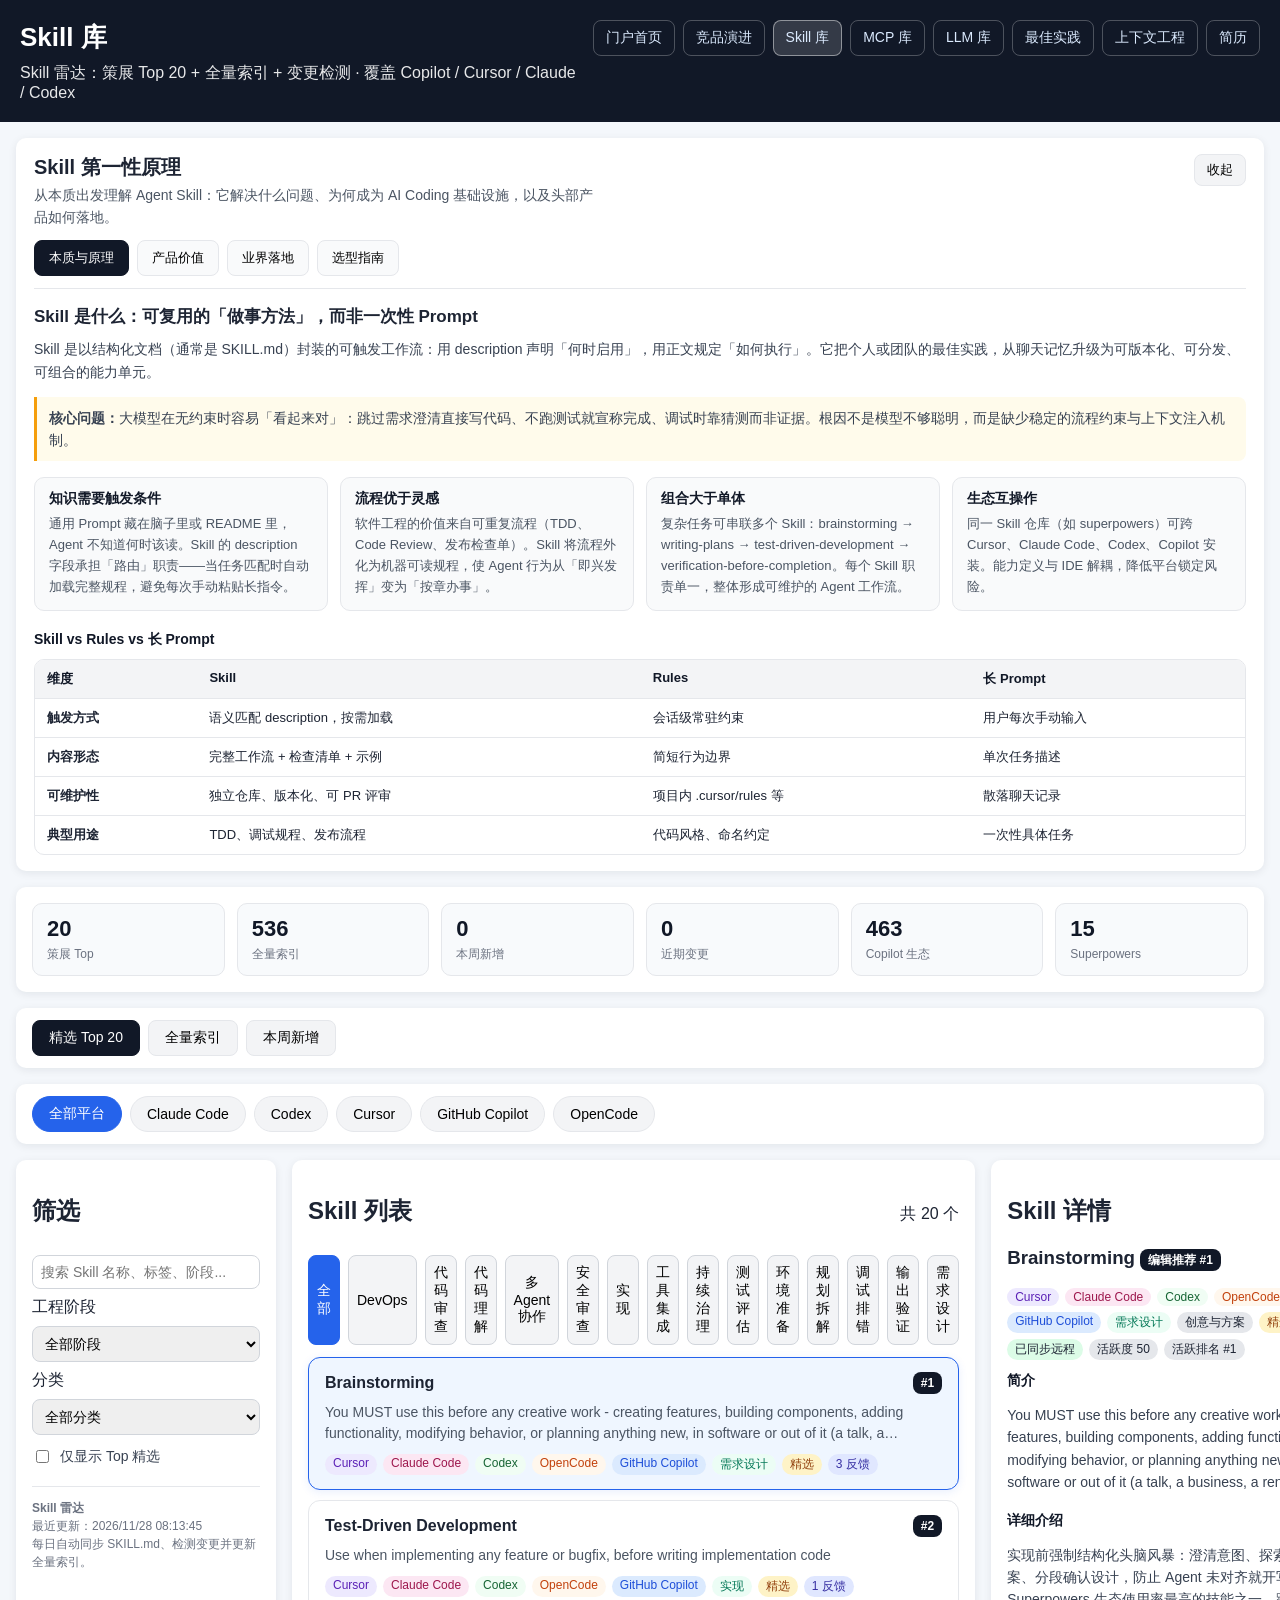
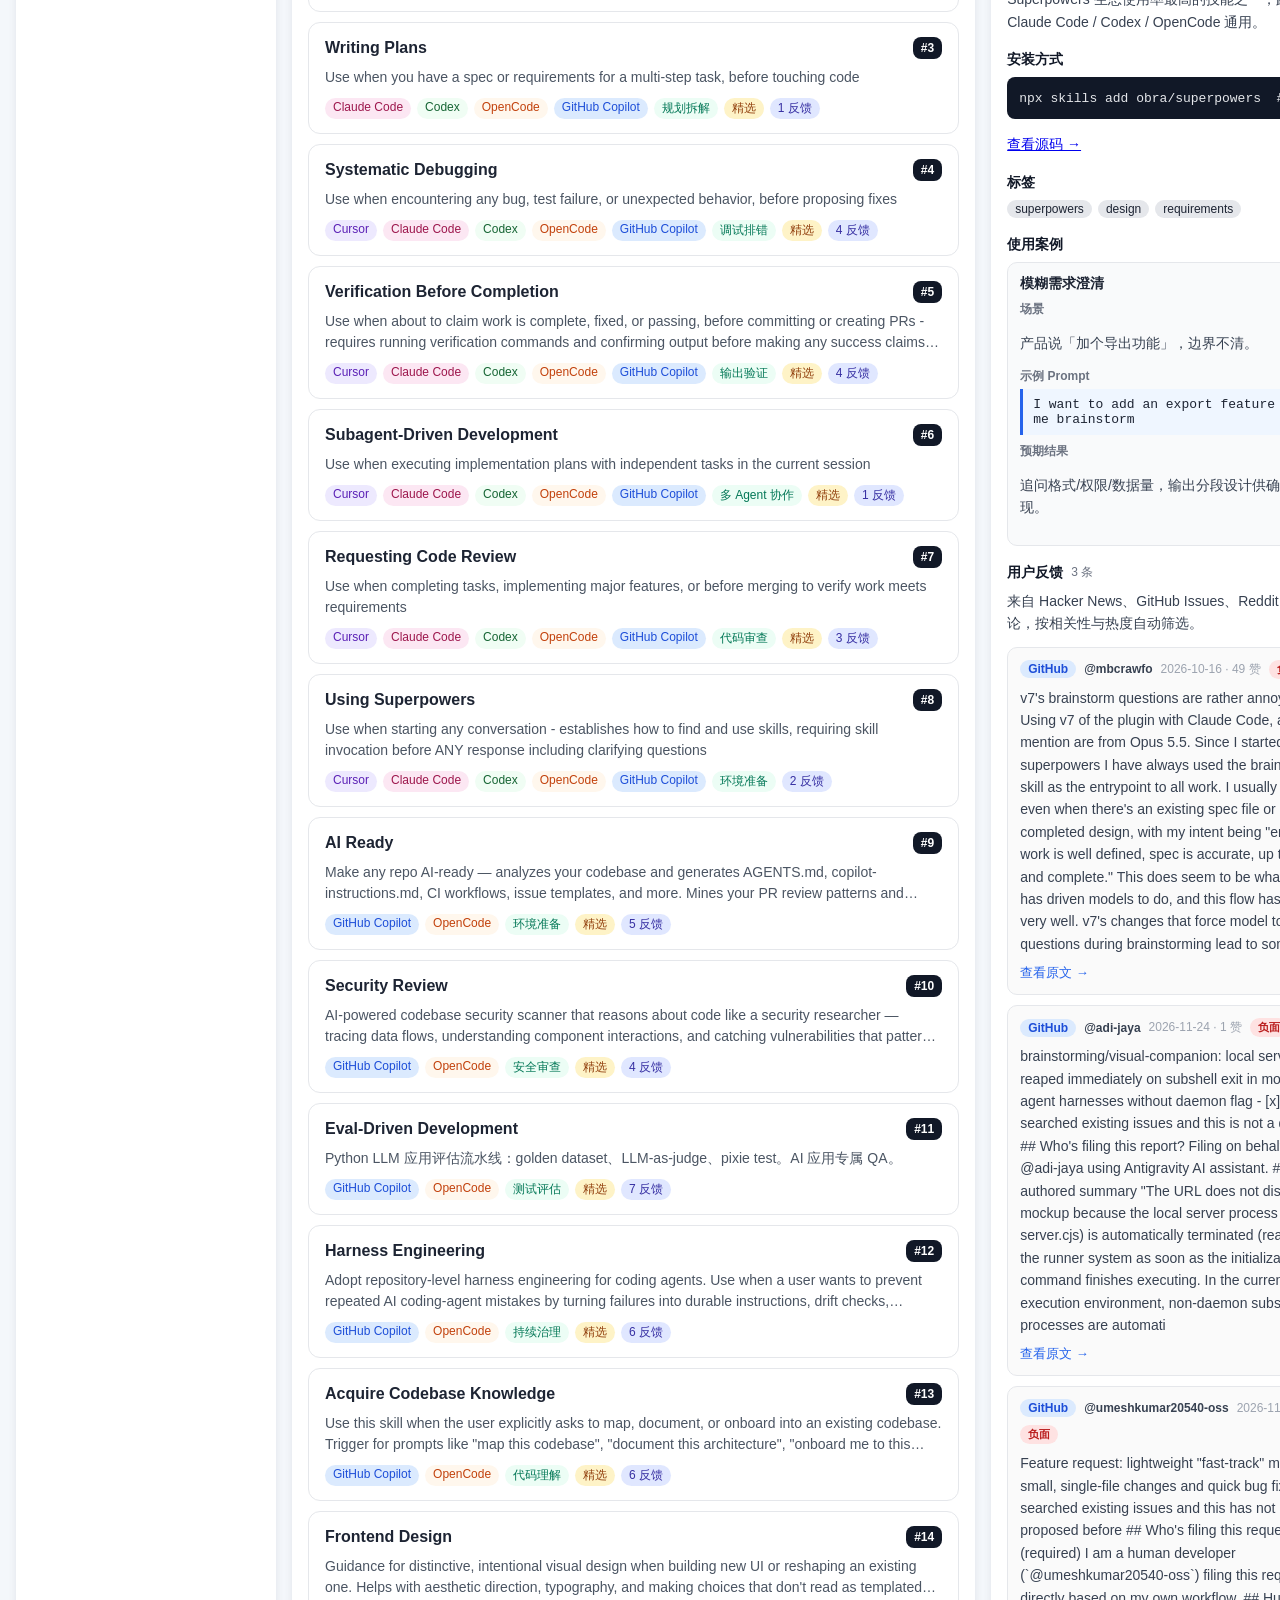
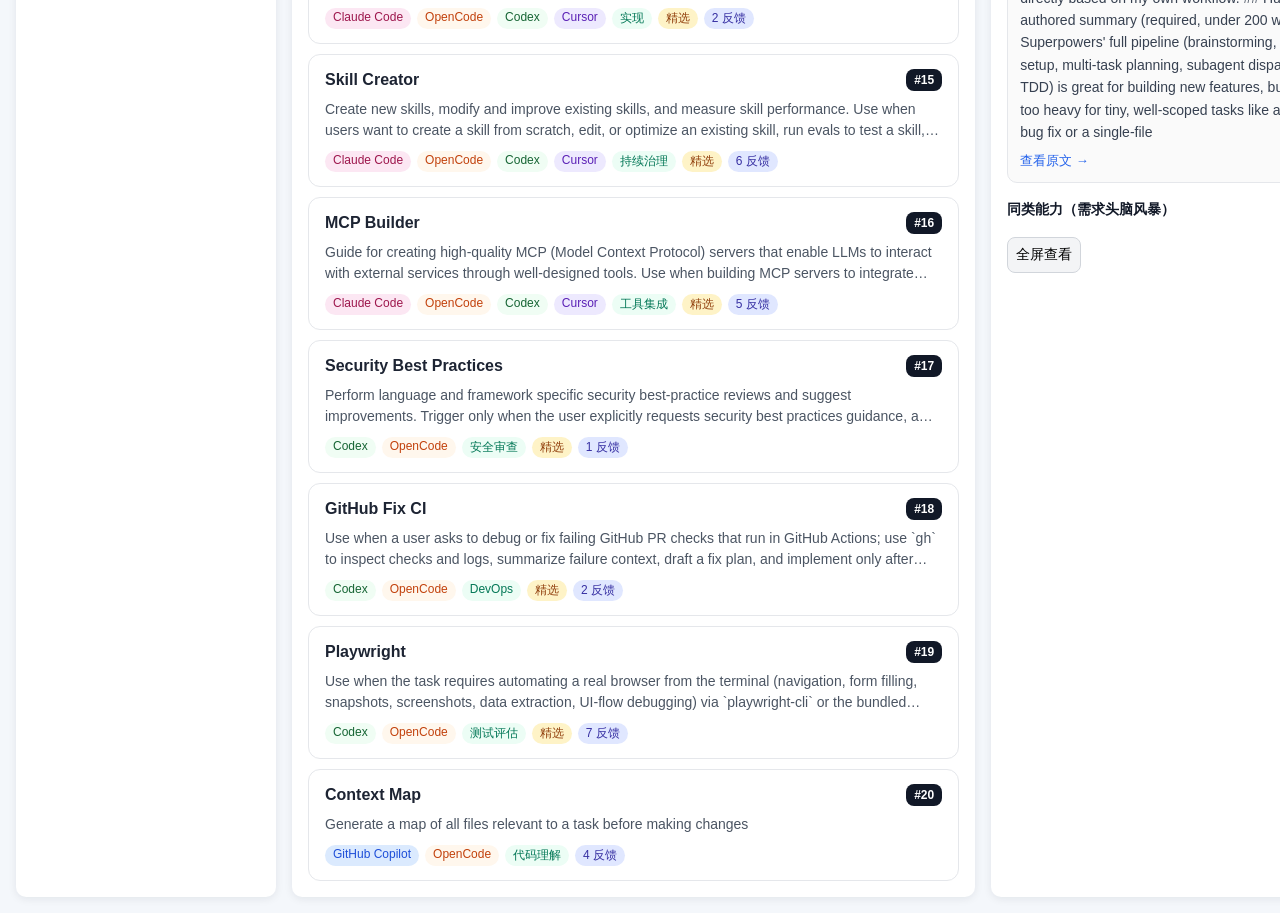
<file: skills.html>
<!doctype html>
<html lang="zh-CN">
  <head>
    <meta charset="UTF-8" />
    <meta name="viewport" content="width=device-width, initial-scale=1.0" />
    <title>Skill 库 · AI Coding 信息平台</title>
    <link rel="stylesheet" href="./styles.css" />
    <link rel="stylesheet" href="./skills.css" />
  </head>
  <body class="skills-page">
    <header class="top skills-header">
      <div class="header-row">
        <div>
          <h1>Skill 库</h1>
          <p>Skill 雷达：策展 Top 20 + 全量索引 + 变更检测 · 覆盖 Copilot / Cursor / Claude / Codex</p>
        </div>
        <nav class="site-nav" aria-label="站点导航">
          <a class="nav-link" href="./index.html">门户首页</a>
          <a class="nav-link" href="./evolution.html">竞品演进</a>
          <a class="nav-link active" href="./skills.html" aria-current="page">Skill 库</a>
          <a class="nav-link" href="./mcp.html">MCP 库</a>
          <a class="nav-link" href="./llm.html">LLM 库</a>
          <a class="nav-link" href="./best-practices.html">最佳实践</a>
          <a class="nav-link" href="./context-engineering.html">上下文工程</a>
          <a class="nav-link" href="./resume.html">简历</a>
        </nav>
      </div>
    </header>

    <section class="panel skill-primer-panel" id="skillPrimerPanel" aria-label="Skill 第一性原理介绍">
      <div class="primer-header">
        <div>
          <h2 id="primerTitle">Skill 第一性原理</h2>
          <p id="primerSubtitle" class="primer-subtitle"></p>
        </div>
        <button type="button" class="primer-toggle" id="primerToggle" aria-expanded="true" aria-controls="primerBody">
          收起
        </button>
      </div>
      <div id="primerBody" class="primer-body">
        <nav class="primer-tabs" id="primerTabs" aria-label="原理介绍分区"></nav>
        <div id="primerContent" class="primer-content"></div>
      </div>
    </section>

    <section class="panel skills-meta" id="skillsMeta"></section>

    <section class="panel skill-changes-panel" id="skillChangesPanel" hidden>
      <div class="section-title">
        <h2>Skill 雷达 · 近期变更</h2>
        <span id="changesCount"></span>
      </div>
      <ul id="skillChangesList" class="skill-changes-list"></ul>
    </section>

    <nav class="panel view-nav" aria-label="视图切换">
      <div id="viewTabs" class="view-tabs"></div>
    </nav>

    <nav class="panel platform-nav" aria-label="平台筛选">
      <div id="platformTabs" class="platform-tabs"></div>
    </nav>

    <main class="skills-main">
      <aside class="panel skills-filters">
        <h2>筛选</h2>
        <input id="skillSearch" type="search" placeholder="搜索 Skill 名称、标签、阶段..." />

        <label for="phaseFilter">工程阶段</label>
        <select id="phaseFilter">
          <option value="all">全部阶段</option>
        </select>

        <label for="categoryFilter">分类</label>
        <select id="categoryFilter">
          <option value="all">全部分类</option>
        </select>

        <label class="checkbox-row">
          <input id="featuredOnly" type="checkbox" />
          仅显示 Top 精选
        </label>

        <div class="sync-info" id="syncInfo"></div>
      </aside>

      <section class="panel skills-content">
        <div class="section-title">
          <h2>Skill 列表</h2>
          <span id="skillCount"></span>
        </div>
        <div class="tabs" id="phaseQuickTabs"></div>
        <div id="skillGrid" class="skill-grid" role="list"></div>
        <p id="emptySkills" class="empty-state" hidden>没有匹配的 Skill。</p>
      </section>

      <aside class="panel skill-detail-panel">
        <h2>Skill 详情</h2>
        <article id="skillDetail" class="skill-detail">
          <p>请从左侧列表选择一个 Skill 查看详细介绍与使用案例。</p>
        </article>
      </aside>
    </main>

    <div id="skillModal" class="modal" hidden aria-hidden="true">
      <div class="modal-backdrop" data-close="true"></div>
      <div class="modal-dialog skill-modal-dialog" role="dialog" aria-modal="true">
        <button type="button" class="modal-close" aria-label="关闭详情" data-close="true">×</button>
        <article id="skillModalDetail" class="modal-detail"></article>
      </div>
    </div>

    <script src="./skills.js?v=5"></script>
  </body>
</html>
</file>
<file: styles.css>
* {
  box-sizing: border-box;
}

body {
  margin: 0;
  font-family: -apple-system, BlinkMacSystemFont, "Segoe UI", sans-serif;
  background: #f4f7fb;
  color: #1d2433;
}

.top {
  background: #111827;
  color: #fff;
  padding: 20px;
}

.top h1 {
  margin: 0 0 8px;
  font-size: 26px;
}

.top p {
  margin: 0;
  opacity: 0.9;
}

.top .header-row {
  display: flex;
  align-items: flex-start;
  justify-content: space-between;
  gap: 16px;
}

.nav-link {
  flex-shrink: 0;
  color: #dbeafe;
  text-decoration: none;
  border: 1px solid rgba(255, 255, 255, 0.25);
  border-radius: 8px;
  padding: 8px 12px;
  font-size: 14px;
}

.nav-link:hover {
  background: rgba(255, 255, 255, 0.1);
}

.site-nav {
  display: flex;
  flex-wrap: wrap;
  gap: 8px;
  flex-shrink: 0;
}

.site-nav .nav-link.active,
.site-nav .nav-link[aria-current="page"] {
  background: rgba(255, 255, 255, 0.15);
  border-color: rgba(255, 255, 255, 0.45);
}

.company-bar {
  display: flex;
  align-items: center;
  gap: 12px;
  margin: 16px 16px 0;
  padding: 12px 16px;
  overflow-x: auto;
}

.company-bar-label {
  flex-shrink: 0;
  font-size: 13px;
  font-weight: 600;
  color: #4b5563;
}

.company-tags {
  display: flex;
  flex-wrap: wrap;
  gap: 8px;
}

.company-tag {
  flex-shrink: 0;
  background: #f3f4f6;
  border: 1px solid #e5e7eb;
  border-radius: 999px;
  padding: 6px 14px;
  font-size: 13px;
  cursor: pointer;
  white-space: nowrap;
  transition: background 0.15s, border-color 0.15s, color 0.15s;
}

.company-tag:hover {
  border-color: #93c5fd;
  background: #eff6ff;
}

.company-tag.active {
  background: #2563eb;
  color: #fff;
  border-color: #2563eb;
}

.layout {
  display: grid;
  grid-template-columns: 280px 1fr 360px;
  gap: 16px;
  padding: 16px;
}

.panel {
  background: #fff;
  border-radius: 10px;
  box-shadow: 0 2px 8px rgba(17, 24, 39, 0.08);
  padding: 16px;
}

.filters {
  display: flex;
  flex-direction: column;
  gap: 8px;
}

input,
select,
button {
  border: 1px solid #d1d5db;
  border-radius: 8px;
  padding: 8px;
  font-size: 14px;
}

.range-value {
  color: #4b5563;
  font-size: 12px;
}

.tabs {
  display: flex;
  gap: 8px;
  margin: 8px 0 12px;
}

.tab {
  background: #f3f4f6;
  cursor: pointer;
}

.tab.active {
  background: #2563eb;
  color: #fff;
  border-color: #2563eb;
}

.section-title {
  display: flex;
  align-items: baseline;
  justify-content: space-between;
}

.event-list {
  list-style: none;
  margin: 0;
  padding: 0;
  display: flex;
  flex-direction: column;
  gap: 10px;
}

.event-item {
  border: 1px solid #e5e7eb;
  border-radius: 10px;
  padding: 12px;
  cursor: pointer;
}

.event-item:hover,
.event-item.active {
  border-color: #2563eb;
  background: #eff6ff;
}

.meta {
  display: flex;
  gap: 8px;
  flex-wrap: wrap;
  color: #6b7280;
  font-size: 12px;
  margin-top: 6px;
}

.event-detail h3 {
  margin-top: 0;
}

.badge {
  display: inline-block;
  padding: 2px 8px;
  border-radius: 999px;
  font-size: 12px;
  background: #e5e7eb;
}

.badge.a {
  background: #dcfce7;
}

.badge.b {
  background: #fef9c3;
}

.badge.c {
  background: #fee2e2;
}

.trend,
.process,
.quality,
.roadmap,
.skill-radar-home,
.mcp-radar-home,
.llm-radar-home {
  margin: 0 16px 16px;
}

.skill-radar-home .section-title,
.mcp-radar-home .section-title,
.llm-radar-home .section-title {
  display: flex;
  align-items: center;
  justify-content: space-between;
  gap: 12px;
}

.skill-radar-summary {
  color: #4b5563;
  font-size: 14px;
  margin: 0 0 12px;
}

.skill-radar-list,
.mcp-radar-list,
.llm-radar-list {
  margin: 0;
  padding-left: 20px;
  line-height: 1.7;
}

.skill-radar-list a,
.mcp-radar-list a,
.llm-radar-list a {
  color: #2563eb;
  text-decoration: none;
}

.llm-radar-list a {
  color: #7c3aed;
}

@media (max-width: 1100px) {
  .layout {
    grid-template-columns: 1fr;
  }
}
</file>
<file: best-practices.css>
.bp-page {
  min-height: 100vh;
}

.bp-page .topic-tab.active,
.bp-page .competitor-tab.active {
  background: #7c3aed;
  border-color: #7c3aed;
  color: #fff;
}

.bp-meta {
  margin: 16px 16px 0;
  display: grid;
  grid-template-columns: repeat(auto-fit, minmax(140px, 1fr));
  gap: 12px;
}

.bp-meta .meta-card {
  background: #faf5ff;
  border: 1px solid #e9d5ff;
  border-radius: 10px;
  padding: 12px 14px;
}

.bp-meta .meta-value {
  font-size: 1.4rem;
  font-weight: 700;
  color: #6d28d9;
}

.bp-meta .meta-label {
  font-size: 0.85rem;
  color: #6b7280;
  margin-top: 2px;
}

.topic-nav,
.bp-competitor-nav {
  margin: 16px 16px 0;
  padding: 12px 16px;
}

.topic-tabs,
.bp-competitor-nav .competitor-tabs {
  display: flex;
  flex-wrap: wrap;
  gap: 8px;
}

.topic-tab,
.competitor-tab {
  border: 1px solid #d1d5db;
  background: #fff;
  border-radius: 999px;
  padding: 6px 14px;
  font-size: 0.9rem;
  cursor: pointer;
  transition: background 0.15s, border-color 0.15s;
}

.topic-tab:hover,
.competitor-tab:hover {
  border-color: #7c3aed;
}

.bp-main {
  display: grid;
  grid-template-columns: 260px 1fr 380px;
  gap: 16px;
  padding: 16px;
}

.bp-filters {
  display: flex;
  flex-direction: column;
  gap: 8px;
}

.bp-list {
  display: flex;
  flex-direction: column;
  gap: 10px;
}

.bp-card {
  border: 1px solid #e5e7eb;
  border-radius: 12px;
  padding: 14px 16px;
  cursor: pointer;
  background: #fff;
  transition: border-color 0.15s, box-shadow 0.15s, background 0.15s;
}

.bp-card:hover,
.bp-card.active {
  border-color: #7c3aed;
  background: #faf5ff;
  box-shadow: 0 2px 8px rgba(124, 58, 237, 0.1);
}

.bp-card-header {
  display: flex;
  align-items: flex-start;
  justify-content: space-between;
  gap: 12px;
}

.bp-card-title {
  font-weight: 600;
  font-size: 1rem;
  margin: 0 0 6px;
  line-height: 1.4;
}

.bp-card-meta {
  display: flex;
  flex-wrap: wrap;
  gap: 6px;
  margin-bottom: 8px;
}

.bp-badge {
  display: inline-block;
  font-size: 0.75rem;
  padding: 2px 8px;
  border-radius: 999px;
  background: #f3f4f6;
  color: #374151;
}

.bp-badge.topic {
  background: #ede9fe;
  color: #5b21b6;
}

.bp-badge.competitor {
  background: #dbeafe;
  color: #1d4ed8;
}

.bp-badge.source-docs {
  background: #d1fae5;
  color: #065f46;
}

.bp-badge.source-curated {
  background: #fef3c7;
  color: #92400e;
}

.bp-badge.quality {
  background: #fce7f3;
  color: #9d174d;
}

.bp-card-summary {
  font-size: 0.9rem;
  color: #4b5563;
  line-height: 1.5;
  margin: 0;
}

.bp-detail h3 {
  margin: 0 0 8px;
  font-size: 1.15rem;
  line-height: 1.4;
}

.bp-detail-meta {
  display: flex;
  flex-wrap: wrap;
  gap: 6px;
  margin-bottom: 12px;
}

.bp-detail-section {
  margin-bottom: 16px;
}

.bp-detail-section h4 {
  margin: 0 0 6px;
  font-size: 0.95rem;
  color: #374151;
}

.bp-highlights {
  margin: 0;
  padding-left: 1.2rem;
  line-height: 1.6;
}

.bp-highlights li {
  margin-bottom: 4px;
}

.bp-source-link {
  display: inline-flex;
  align-items: center;
  gap: 4px;
  color: #7c3aed;
  text-decoration: none;
  font-weight: 500;
}

.bp-source-link:hover {
  text-decoration: underline;
}

.bp-tags {
  display: flex;
  flex-wrap: wrap;
  gap: 6px;
}

.bp-tag {
  font-size: 0.8rem;
  padding: 2px 8px;
  border-radius: 6px;
  background: #f3f4f6;
  color: #4b5563;
}

@media (max-width: 1100px) {
  .bp-main {
    grid-template-columns: 1fr;
  }

  .bp-detail-panel {
    order: 3;
  }
}
</file>
<file: context-engineering.css>
.ce-page {
  min-height: 100vh;
}

.ce-page .ce-topic-tab.active,
.ce-page .ce-competitor-tab.active {
  background: #0d9488;
  border-color: #0d9488;
  color: #fff;
}

.ce-meta {
  margin: 16px 16px 0;
  display: grid;
  grid-template-columns: repeat(auto-fit, minmax(140px, 1fr));
  gap: 12px;
}

.ce-meta .meta-card {
  background: #f0fdfa;
  border: 1px solid #99f6e4;
  border-radius: 10px;
  padding: 12px 14px;
}

.ce-meta .meta-value {
  font-size: 1.4rem;
  font-weight: 700;
  color: #0f766e;
}

.ce-meta .meta-label {
  font-size: 0.85rem;
  color: #6b7280;
  margin-top: 2px;
}

.ce-topic-nav,
.ce-competitor-nav {
  margin: 16px 16px 0;
  padding: 12px 16px;
}

.ce-topic-tabs,
.ce-competitor-nav .ce-competitor-tabs {
  display: flex;
  flex-wrap: wrap;
  gap: 8px;
}

.ce-topic-tab,
.ce-competitor-tab {
  border: 1px solid #d1d5db;
  background: #fff;
  border-radius: 999px;
  padding: 6px 14px;
  font-size: 0.9rem;
  cursor: pointer;
  transition: background 0.15s, border-color 0.15s;
}

.ce-topic-tab:hover,
.ce-competitor-tab:hover {
  border-color: #0d9488;
}

.ce-main {
  display: grid;
  grid-template-columns: 260px 1fr 380px;
  gap: 16px;
  padding: 16px;
}

.ce-filters {
  display: flex;
  flex-direction: column;
  gap: 8px;
}

.ce-list {
  display: flex;
  flex-direction: column;
  gap: 10px;
}

.ce-card {
  border: 1px solid #e5e7eb;
  border-radius: 12px;
  padding: 14px 16px;
  cursor: pointer;
  background: #fff;
  transition: border-color 0.15s, box-shadow 0.15s, background 0.15s;
}

.ce-card:hover,
.ce-card.active {
  border-color: #0d9488;
  background: #f0fdfa;
  box-shadow: 0 2px 8px rgba(13, 148, 136, 0.12);
}

.ce-card-header {
  display: flex;
  align-items: flex-start;
  justify-content: space-between;
  gap: 12px;
}

.ce-card-title {
  font-weight: 600;
  font-size: 1rem;
  margin: 0 0 6px;
  line-height: 1.4;
}

.ce-card-meta {
  display: flex;
  flex-wrap: wrap;
  gap: 6px;
  margin-bottom: 8px;
}

.ce-badge {
  display: inline-block;
  font-size: 0.75rem;
  padding: 2px 8px;
  border-radius: 999px;
  background: #f3f4f6;
  color: #374151;
}

.ce-badge.topic {
  background: #ccfbf1;
  color: #0f766e;
}

.ce-badge.competitor {
  background: #dbeafe;
  color: #1d4ed8;
}

.ce-badge.source-docs {
  background: #d1fae5;
  color: #065f46;
}

.ce-badge.source-paper {
  background: #fef9c3;
  color: #854d0e;
}

.ce-badge.source-curated {
  background: #fef3c7;
  color: #92400e;
}

.ce-badge.quality {
  background: #fce7f3;
  color: #9d174d;
}

.ce-card-summary {
  font-size: 0.9rem;
  color: #4b5563;
  line-height: 1.5;
  margin: 0;
}

.ce-detail h3 {
  margin: 0 0 8px;
  font-size: 1.15rem;
  line-height: 1.4;
}

.ce-detail-meta {
  display: flex;
  flex-wrap: wrap;
  gap: 6px;
  margin-bottom: 12px;
}

.ce-detail-section {
  margin-bottom: 16px;
}

.ce-detail-section h4 {
  margin: 0 0 6px;
  font-size: 0.95rem;
  color: #374151;
}

.ce-highlights {
  margin: 0;
  padding-left: 1.2rem;
  line-height: 1.6;
}

.ce-highlights li {
  margin-bottom: 4px;
}

.ce-source-link {
  display: inline-flex;
  align-items: center;
  gap: 4px;
  color: #0d9488;
  text-decoration: none;
  font-weight: 500;
}

.ce-source-link:hover {
  text-decoration: underline;
}

.ce-tags {
  display: flex;
  flex-wrap: wrap;
  gap: 6px;
}

.ce-tag {
  font-size: 0.8rem;
  padding: 2px 8px;
  border-radius: 6px;
  background: #f0fdfa;
  color: #0f766e;
  border: 1px solid #99f6e4;
}

@media (max-width: 1100px) {
  .ce-main {
    grid-template-columns: 1fr;
  }

  .ce-detail-panel {
    order: 3;
  }
}
</file>
<file: evolution.css>
.evolution-page {
  min-height: 100vh;
}

.evolution-header .header-row {
  display: flex;
  align-items: flex-start;
  justify-content: space-between;
  gap: 16px;
}

.nav-link {
  flex-shrink: 0;
  color: #dbeafe;
  text-decoration: none;
  border: 1px solid rgba(255, 255, 255, 0.25);
  border-radius: 8px;
  padding: 8px 12px;
  font-size: 14px;
}

.nav-link:hover {
  background: rgba(255, 255, 255, 0.1);
}

.competitor-nav {
  margin: 16px 16px 0;
  padding: 12px 16px;
  overflow-x: auto;
}

.competitor-tabs {
  display: flex;
  flex-wrap: wrap;
  gap: 8px;
}

.competitor-tab {
  background: #f3f4f6;
  border: 1px solid #e5e7eb;
  border-radius: 999px;
  padding: 8px 16px;
  font-size: 14px;
  cursor: pointer;
  white-space: nowrap;
}

.competitor-tab:hover {
  border-color: #93c5fd;
  background: #eff6ff;
}

.competitor-tab.active {
  background: #2563eb;
  border-color: #2563eb;
  color: #fff;
}

.evolution-main {
  display: grid;
  grid-template-columns: 320px 1fr;
  gap: 16px;
  padding: 16px;
}

.competitor-intro h2 {
  margin: 0 0 4px;
}

.intro-company {
  margin: 0;
  color: #6b7280;
  font-size: 14px;
}

.intro-grid {
  display: flex;
  flex-direction: column;
  gap: 12px;
  margin-bottom: 12px;
}

.intro-meta {
  display: flex;
  flex-wrap: wrap;
  gap: 8px;
}

.intro-pill {
  background: #eff6ff;
  color: #1d4ed8;
  border-radius: 999px;
  padding: 4px 10px;
  font-size: 12px;
}

.intro-notes {
  margin: 0 0 12px;
  line-height: 1.6;
  color: #374151;
}

.intro-links {
  display: flex;
  gap: 12px;
}

.intro-links a {
  color: #2563eb;
  font-size: 14px;
}

.milestone-count {
  color: #6b7280;
  font-size: 14px;
}

.timeline {
  display: flex;
  flex-direction: column;
  gap: 0;
  margin-top: 8px;
}

.timeline-node {
  display: grid;
  grid-template-columns: 28px 1fr;
  gap: 16px;
  width: 100%;
  text-align: left;
  background: transparent;
  border: none;
  padding: 0 0 20px;
  cursor: pointer;
}

.timeline-axis {
  display: flex;
  flex-direction: column;
  align-items: center;
  min-height: 100%;
}

.timeline-dot {
  width: 14px;
  height: 14px;
  border-radius: 50%;
  background: #2563eb;
  border: 3px solid #dbeafe;
  flex-shrink: 0;
  margin-top: 18px;
}

.timeline-line {
  width: 2px;
  flex: 1;
  background: #dbeafe;
  margin-top: 4px;
}

.timeline-card {
  border: 1px solid #e5e7eb;
  border-radius: 12px;
  padding: 14px 16px;
  background: #fff;
  transition: border-color 0.15s, box-shadow 0.15s, transform 0.15s;
}

.timeline-node:hover .timeline-card,
.timeline-node:focus-visible .timeline-card {
  border-color: #2563eb;
  box-shadow: 0 4px 14px rgba(37, 99, 235, 0.12);
  transform: translateY(-1px);
}

.timeline-meta {
  display: flex;
  flex-wrap: wrap;
  gap: 8px;
  align-items: center;
  margin-bottom: 8px;
  color: #6b7280;
  font-size: 12px;
}

.timeline-meta time {
  font-weight: 600;
  color: #111827;
}

.timeline-card h3 {
  margin: 0 0 8px;
  font-size: 16px;
  line-height: 1.4;
}

.timeline-card p {
  margin: 0;
  color: #4b5563;
  font-size: 14px;
  line-height: 1.5;
}

.timeline-cta {
  display: inline-block;
  margin-top: 10px;
  color: #2563eb;
  font-size: 13px;
  font-weight: 500;
}

.badge.topic {
  background: #ede9fe;
  color: #5b21b6;
}

.badge.category-产品 {
  background: #dcfce7;
  color: #166534;
}

.badge.category-工具生态 {
  background: #e0f2fe;
  color: #075985;
}

.badge.category-商业 {
  background: #ffedd5;
  color: #9a3412;
}

.badge.category-投融资 {
  background: #fce7f3;
  color: #9d174d;
}

.intro-stats {
  margin: 0 0 12px;
  font-size: 13px;
  color: #6b7280;
}

.timeline-year {
  font-size: 13px;
  font-weight: 700;
  color: #1d4ed8;
  letter-spacing: 0.04em;
  padding: 12px 0 4px 44px;
  margin-top: 4px;
}

.timeline-dot.birth {
  background: #7c3aed;
  border-color: #ede9fe;
}

.timeline-card.live {
  border-left: 3px solid #2563eb;
}

.badge.live-tag {
  background: #dbeafe;
  color: #1d4ed8;
}

.badge.category-诞生 {
  background: #ede9fe;
  color: #5b21b6;
}

.empty-state {
  color: #6b7280;
  text-align: center;
  padding: 32px 0;
}

.modal {
  position: fixed;
  inset: 0;
  z-index: 1000;
  display: flex;
  align-items: center;
  justify-content: center;
  padding: 24px;
}

.modal[hidden] {
  display: none;
}

.modal-backdrop {
  position: absolute;
  inset: 0;
  background: rgba(17, 24, 39, 0.55);
}

.modal-dialog {
  position: relative;
  width: min(720px, 100%);
  max-height: calc(100vh - 48px);
  overflow: auto;
  background: #fff;
  border-radius: 14px;
  padding: 24px;
  box-shadow: 0 20px 50px rgba(17, 24, 39, 0.25);
}

.modal-close {
  position: absolute;
  top: 12px;
  right: 12px;
  width: 36px;
  height: 36px;
  border: none;
  border-radius: 8px;
  background: #f3f4f6;
  font-size: 22px;
  line-height: 1;
  cursor: pointer;
}

.modal-close:hover {
  background: #e5e7eb;
}

.modal-detail h2 {
  margin: 0 32px 12px 0;
  font-size: 22px;
  line-height: 1.35;
}

.modal-meta {
  display: flex;
  flex-wrap: wrap;
  gap: 8px;
  align-items: center;
  margin-bottom: 20px;
  font-size: 12px;
}

.heat-tag {
  color: #6b7280;
}

.modal-detail section {
  margin-bottom: 18px;
}

.modal-detail h3 {
  margin: 0 0 8px;
  font-size: 15px;
}

.modal-detail p {
  margin: 0;
  line-height: 1.6;
  color: #374151;
}

.modal-detail a {
  color: #2563eb;
  word-break: break-all;
}

body.modal-open {
  overflow: hidden;
}

@media (max-width: 960px) {
  .evolution-main {
    grid-template-columns: 1fr;
  }

  .evolution-header .header-row {
    flex-direction: column;
  }
}
</file>
<file: llm.css>
@import url("./skills.css");

.llm-page {
  min-height: 100vh;
}

.llm-page .view-tab.active {
  background: #7c3aed;
  border-color: #7c3aed;
}

.llm-page .provider-tab.active {
  background: #7c3aed;
  border-color: #7c3aed;
}

.llm-page .tab.active {
  background: #7c3aed;
  border-color: #7c3aed;
  color: #fff;
}

.llms-meta {
  margin: 16px 16px 0;
  display: grid;
  grid-template-columns: repeat(auto-fit, minmax(140px, 1fr));
  gap: 12px;
}

.llm-primer-panel {
  margin: 16px 16px 0;
  padding: 16px 18px;
}

.llm-changes-panel {
  margin: 16px 16px 0;
}

.llm-changes-list {
  list-style: none;
  margin: 0;
  padding: 0;
  display: grid;
  gap: 10px;
}

.provider-nav {
  margin: 0 16px;
}

.provider-tabs {
  display: flex;
  flex-wrap: wrap;
  gap: 8px;
}

.provider-tab {
  border: 1px solid #e5e7eb;
  background: #fff;
  border-radius: 999px;
  padding: 6px 14px;
  font-size: 13px;
  cursor: pointer;
}

.provider-tab.active {
  color: #fff;
}

.llm-main {
  display: grid;
  grid-template-columns: 260px 1fr 400px;
  gap: 16px;
  padding: 16px;
}

.llm-filters {
  display: flex;
  flex-direction: column;
  gap: 8px;
}

.llm-grid {
  display: flex;
  flex-direction: column;
  gap: 10px;
}

.llm-card {
  border: 1px solid #e5e7eb;
  border-radius: 12px;
  padding: 14px 16px;
  cursor: pointer;
  background: #fff;
  transition: border-color 0.15s, box-shadow 0.15s, background 0.15s;
}

.llm-card:hover,
.llm-card.active {
  border-color: #7c3aed;
  background: #f5f3ff;
  box-shadow: 0 2px 8px rgba(124, 58, 237, 0.1);
}

.llm-card-header {
  display: flex;
  align-items: flex-start;
  justify-content: space-between;
  gap: 12px;
  margin-bottom: 8px;
}

.llm-card h3 {
  margin: 0;
  font-size: 16px;
  line-height: 1.35;
}

.llm-rank {
  flex-shrink: 0;
  background: #7c3aed;
  color: #fff;
  border-radius: 8px;
  padding: 4px 8px;
  font-size: 12px;
  font-weight: 700;
}

.llm-desc {
  margin: 0 0 10px;
  color: #4b5563;
  font-size: 14px;
  line-height: 1.5;
}

.llm-tags {
  display: flex;
  flex-wrap: wrap;
  gap: 6px;
}

.llm-benchmark-preview {
  margin-top: 10px;
  display: flex;
  flex-wrap: wrap;
  gap: 8px;
  font-size: 12px;
}

.bench-chip {
  background: #f3f4f6;
  border-radius: 6px;
  padding: 3px 8px;
  color: #374151;
}

.bench-chip.auto {
  background: #dbeafe;
  color: #1e40af;
}

.bench-chip.manual {
  background: #fef3c7;
  color: #92400e;
}

.bench-chip.sentiment {
  background: #dcfce7;
  color: #166534;
}

.sentiment-stars {
  color: #f59e0b;
  font-weight: 600;
}

.benchmark-table {
  width: 100%;
  border-collapse: collapse;
  font-size: 13px;
  margin-top: 8px;
}

.benchmark-table th,
.benchmark-table td {
  border: 1px solid #e5e7eb;
  padding: 8px 10px;
  text-align: left;
}

.benchmark-table th {
  background: #f9fafb;
  font-weight: 600;
}

.benchmark-table .rank-1 {
  color: #7c3aed;
  font-weight: 700;
}

.eval-type-badge {
  display: inline-block;
  font-size: 11px;
  padding: 2px 6px;
  border-radius: 4px;
  margin-right: 4px;
}

.eval-type-badge.auto {
  background: #dbeafe;
  color: #1e40af;
}

.eval-type-badge.manual {
  background: #fef3c7;
  color: #92400e;
}

.sentiment-card {
  background: #f9fafb;
  border-radius: 10px;
  padding: 14px;
  margin-top: 8px;
}

.sentiment-quote {
  border-left: 3px solid #7c3aed;
  padding-left: 12px;
  margin: 8px 0;
  font-style: italic;
  color: #4b5563;
  font-size: 13px;
}

.sentiment-quote.positive {
  border-color: #10b981;
}

.sentiment-quote.mixed {
  border-color: #f59e0b;
}

.sentiment-quote.negative {
  border-color: #ef4444;
}

.pricing-block {
  background: #f5f3ff;
  border-radius: 8px;
  padding: 12px;
  font-size: 14px;
}

.provider-badge {
  background: #ede9fe;
  color: #5b21b6;
}

.badge.open-weights {
  background: #d1fae5;
  color: #065f46;
}

.trend-rising {
  color: #10b981;
}

.trend-falling {
  color: #ef4444;
}

.trend-stable {
  color: #6b7280;
}

@media (max-width: 1200px) {
  .llm-main {
    grid-template-columns: 1fr;
  }

  .llm-detail-panel {
    order: -1;
  }
}
</file>
<file: mcp.css>
@import url("./skills.css");

.mcp-page {
  min-height: 100vh;
}

.mcp-page .view-tab.active {
  background: #059669;
  border-color: #059669;
}

.mcp-page .platform-tab.active {
  background: #059669;
  border-color: #059669;
}

.mcps-meta {
  margin: 16px 16px 0;
  display: grid;
  grid-template-columns: repeat(auto-fit, minmax(140px, 1fr));
  gap: 12px;
}

.mcp-primer-panel {
  margin: 16px 16px 0;
  padding: 16px 18px;
}

.mcp-changes-panel {
  margin: 16px 16px 0;
}

.mcp-changes-list {
  list-style: none;
  margin: 0;
  padding: 0;
  display: grid;
  gap: 10px;
}

.mcp-main {
  display: grid;
  grid-template-columns: 260px 1fr 380px;
  gap: 16px;
  padding: 16px;
}

.mcp-filters {
  display: flex;
  flex-direction: column;
  gap: 8px;
}

.mcp-grid {
  display: flex;
  flex-direction: column;
  gap: 10px;
}

.mcp-card {
  border: 1px solid #e5e7eb;
  border-radius: 12px;
  padding: 14px 16px;
  cursor: pointer;
  background: #fff;
  transition: border-color 0.15s, box-shadow 0.15s, background 0.15s;
}

.mcp-card:hover,
.mcp-card.active {
  border-color: #059669;
  background: #ecfdf5;
  box-shadow: 0 2px 8px rgba(5, 150, 105, 0.1);
}

.mcp-card-header {
  display: flex;
  align-items: flex-start;
  justify-content: space-between;
  gap: 12px;
  margin-bottom: 8px;
}

.mcp-card h3 {
  margin: 0;
  font-size: 16px;
  line-height: 1.35;
}

.mcp-rank {
  flex-shrink: 0;
  background: #059669;
  color: #fff;
  border-radius: 8px;
  padding: 4px 8px;
  font-size: 12px;
  font-weight: 700;
}

.mcp-desc {
  margin: 0 0 10px;
  color: #4b5563;
  font-size: 14px;
  line-height: 1.5;
  display: -webkit-box;
  -webkit-line-clamp: 2;
  -webkit-box-orient: vertical;
  overflow: hidden;
}

.mcp-tags {
  display: flex;
  flex-wrap: wrap;
  gap: 6px;
}

.badge.transport-stdio {
  background: #dbeafe;
  color: #1d4ed8;
}

.badge.transport-http {
  background: #ede9fe;
  color: #5b21b6;
}

.badge.category {
  background: #ecfdf5;
  color: #047857;
}

.badge.tools {
  background: #fef3c7;
  color: #92400e;
}

.mcp-detail h3 {
  margin-top: 0;
}

.mcp-detail section {
  margin-bottom: 18px;
}

.mcp-detail h4 {
  margin: 0 0 8px;
  font-size: 14px;
  color: #111827;
}

.mcp-detail p,
.mcp-detail li {
  line-height: 1.6;
  color: #374151;
  font-size: 14px;
}

.mcp-detail ul {
  margin: 0;
  padding-left: 18px;
}

.config-block {
  background: #111827;
  color: #e5e7eb;
  border-radius: 8px;
  padding: 12px;
  font-family: ui-monospace, SFMono-Regular, Menlo, monospace;
  font-size: 12px;
  overflow-x: auto;
  margin: 8px 0 0;
  white-space: pre;
}

.tools-list {
  display: flex;
  flex-wrap: wrap;
  gap: 6px;
  margin-top: 8px;
}

.tool-chip {
  background: #f3f4f6;
  border: 1px solid #e5e7eb;
  border-radius: 6px;
  padding: 4px 8px;
  font-size: 12px;
  font-family: ui-monospace, SFMono-Regular, Menlo, monospace;
  color: #374151;
}

.mcp-modal-dialog {
  width: min(860px, 100%);
}

@media (max-width: 1100px) {
  .mcp-main {
    grid-template-columns: 1fr;
  }

  .mcp-header .header-row {
    flex-direction: column;
  }
}
</file>
<file: resume.css>
:root {
  --ink: #1b242c;
  --ink-soft: #4e5c66;
  --ink-faint: #7b8790;
  --accent: #24564e;
  --accent-deep: #1b433c;
  --accent-soft: #3d7a6e;
  --line: rgba(27, 36, 44, 0.12);
  --line-strong: rgba(27, 36, 44, 0.2);
  --mark: rgba(36, 86, 78, 0.09);
  --sheet: #fbfaf6;
  --desk: #b7c6ce;
  --year-col: 7.25rem;
  --pad: 4.25rem;
}

* {
  box-sizing: border-box;
  margin: 0;
  padding: 0;
}

html {
  scroll-behavior: smooth;
}

body {
  min-height: 100vh;
  color: var(--ink);
  font-family: "Noto Sans SC", "Source Han Sans SC", sans-serif;
  font-size: 15.5px;
  line-height: 1.7;
  background-color: var(--desk);
  background-image:
    radial-gradient(900px 520px at 8% -10%, rgba(36, 86, 78, 0.18), transparent 58%),
    radial-gradient(720px 420px at 100% 0%, rgba(255, 255, 255, 0.28), transparent 50%),
    linear-gradient(180deg, #adc0c9 0%, #c5d3da 46%, #b7c6ce 100%);
}

body::before {
  content: "";
  position: fixed;
  inset: 0;
  pointer-events: none;
  background-image:
    linear-gradient(rgba(27, 36, 44, 0.035) 1px, transparent 1px),
    linear-gradient(90deg, rgba(27, 36, 44, 0.035) 1px, transparent 1px);
  background-size: 32px 32px;
  mask-image: linear-gradient(180deg, rgba(0, 0, 0, 0.45), rgba(0, 0, 0, 0.08) 48%, transparent 78%);
}

.sheet {
  position: relative;
  width: min(880px, calc(100% - 3.5rem));
  margin: 2.75rem auto 4.5rem;
  padding: var(--pad) 4.5rem 3.75rem;
  background: var(--sheet);
  border: 1px solid rgba(27, 36, 44, 0.06);
  box-shadow:
    0 1px 0 rgba(255, 255, 255, 0.7) inset,
    0 18px 50px rgba(27, 36, 44, 0.1);
}

.sheet::before {
  content: "";
  position: absolute;
  left: 0;
  top: 0;
  bottom: 0;
  width: 3px;
  background: linear-gradient(180deg, var(--accent) 0%, rgba(36, 86, 78, 0.15) 42%, transparent 78%);
}

.masthead {
  display: grid;
  grid-template-columns: 88px minmax(0, 1fr);
  gap: 1.45rem 1.55rem;
  align-items: start;
}

.seal {
  width: 88px;
  height: 88px;
  border-radius: 50%;
  flex-shrink: 0;
}

.identity {
  min-width: 0;
  padding-top: 0.1rem;
}

.masthead h1 {
  font-family: "Noto Serif SC", "Songti SC", serif;
  font-size: clamp(2.05rem, 4vw, 2.55rem);
  font-weight: 700;
  line-height: 1.12;
  letter-spacing: 0.1em;
}

.role {
  display: flex;
  flex-wrap: wrap;
  align-items: center;
  gap: 0.45rem 0.55rem;
  margin-top: 0.7rem;
}

.role-title {
  font-size: 1.02rem;
  font-weight: 600;
  letter-spacing: 0.08em;
  color: var(--accent);
}

.role-kind {
  font-size: 0.72rem;
  font-weight: 500;
  letter-spacing: 0.12em;
  color: var(--ink-soft);
  border: 1px solid var(--line-strong);
  padding: 0.08rem 0.48rem;
}

.lede {
  margin-top: 0.95rem;
  padding-left: 0.85rem;
  border-left: 2px solid var(--accent);
  font-size: 1.02rem;
  font-weight: 500;
  line-height: 1.65;
  color: var(--ink-soft);
}

.meta {
  display: flex;
  flex-wrap: wrap;
  gap: 0.2rem 0;
  margin-top: 1.05rem;
  font-size: 0.88rem;
  color: var(--ink-faint);
  letter-spacing: 0.02em;
}

.meta li {
  display: flex;
  align-items: center;
}

.meta li:not(:last-child)::after {
  content: "";
  width: 3px;
  height: 3px;
  margin: 0 0.7rem;
  border-radius: 50%;
  background: currentColor;
  opacity: 0.7;
}

.meta a {
  color: inherit;
  text-decoration: none;
  border-bottom: 1px solid transparent;
  overflow-wrap: anywhere;
  transition: color 0.2s ease, border-color 0.2s ease;
}

.meta a:hover,
.meta a:focus-visible {
  color: var(--accent);
  border-bottom-color: var(--accent);
}

.rule {
  height: 1px;
  margin: 2.6rem 0 2.1rem;
  background: var(--ink);
  opacity: 0.16;
}

.section-label {
  margin: 0 0 1.35rem;
  font-size: 0.72rem;
  font-weight: 600;
  letter-spacing: 0.22em;
  color: var(--ink-faint);
}

.career {
  list-style: none;
  position: relative;
}

.career::before {
  content: "";
  position: absolute;
  left: var(--year-col);
  top: 0.7rem;
  bottom: 1.6rem;
  width: 1px;
  background: var(--line);
}

.stint {
  display: grid;
  grid-template-columns: var(--year-col) minmax(0, 1fr);
  column-gap: 2.35rem;
  padding-bottom: 2.2rem;
}

.stint:last-child {
  padding-bottom: 0.4rem;
}

.when {
  position: relative;
  padding-top: 0.32rem;
  font-family: Fraunces, "Noto Serif SC", serif;
  font-size: 0.92rem;
  font-optical-sizing: auto;
  font-weight: 500;
  letter-spacing: 0.02em;
  color: var(--ink-faint);
  font-variant-numeric: tabular-nums;
}

.when::after {
  content: "";
  position: absolute;
  top: 0.72rem;
  right: 0;
  width: 8px;
  height: 8px;
  border-radius: 50%;
  background: var(--sheet);
  border: 1.5px solid var(--accent-soft);
  transform: translateX(50%);
}

.stint:first-child .when {
  color: var(--accent);
}

.stint:first-child .when::after {
  background: var(--accent);
  border-color: var(--accent);
}

.stint-head {
  display: grid;
  gap: 0.18rem;
}

.stint-head h2 {
  font-family: "Noto Serif SC", serif;
  font-size: 1.32rem;
  font-weight: 600;
  line-height: 1.35;
  letter-spacing: 0.05em;
}

.org {
  color: var(--ink-soft);
  font-size: 0.95rem;
}

.honors {
  display: flex;
  flex-wrap: wrap;
  gap: 0.38rem 0.42rem;
  margin-top: 0.72rem;
  list-style: none;
}

.honors li {
  font-size: 0.7rem;
  font-weight: 500;
  letter-spacing: 0.1em;
  color: var(--ink-soft);
  border: 1px solid var(--line-strong);
  padding: 0.1rem 0.5rem;
}

.works {
  list-style: none;
  margin-top: 1.35rem;
  display: grid;
  gap: 1.45rem;
  counter-reset: work;
}

.work {
  display: grid;
  grid-template-columns: 1.85rem minmax(0, 1fr);
  column-gap: 0.4rem;
  padding-left: 0.95rem;
  border-left: 2px solid rgba(36, 86, 78, 0.18);
}

.work-index {
  grid-column: 1;
  grid-row: 1;
  padding-top: 0.38rem;
  font-family: Fraunces, serif;
  font-size: 0.7rem;
  font-weight: 620;
  letter-spacing: 0.06em;
  color: var(--ink-faint);
  counter-increment: work;
}

.work-index::before {
  content: counter(work, decimal-leading-zero);
}

.work-head,
.work .kpis,
.work .copy {
  grid-column: 2;
}

.work-head {
  display: flex;
  flex-wrap: wrap;
  align-items: baseline;
  justify-content: space-between;
  gap: 0.25rem 1rem;
}

.work h3 {
  font-size: 1.02rem;
  font-weight: 600;
  letter-spacing: 0.04em;
  line-height: 1.45;
  overflow-wrap: break-word;
}

.when-sub {
  font-size: 0.8rem;
  color: var(--ink-faint);
  letter-spacing: 0.04em;
  font-variant-numeric: tabular-nums;
  white-space: nowrap;
}

.kpis {
  display: flex;
  flex-wrap: wrap;
  gap: 0.4rem;
  margin-top: 0.55rem;
  list-style: none;
}

.kpis li {
  font-family: Fraunces, "Noto Serif SC", serif;
  font-size: 0.9rem;
  font-weight: 620;
  font-optical-sizing: auto;
  letter-spacing: 0.01em;
  color: var(--accent-deep);
  background: var(--mark);
  border: 1px solid rgba(36, 86, 78, 0.08);
  padding: 0.18rem 0.62rem;
}

.copy {
  margin-top: 0.55rem;
  color: var(--ink);
  overflow-wrap: break-word;
}

.copy p + p {
  margin-top: 0.45rem;
}

.outcome {
  margin-top: 1.2rem;
  padding-left: 1rem;
  border-left: 2px solid rgba(36, 86, 78, 0.18);
}

.outcome .kpis {
  margin-top: 0;
}

.aside {
  margin-top: 1.35rem;
  padding: 0.85rem 1rem 0.95rem;
  background: rgba(36, 86, 78, 0.045);
  border-left: 2px solid var(--accent);
  color: var(--ink-soft);
  font-size: 0.92rem;
}

.aside-label {
  display: inline-block;
  margin-right: 0.45rem;
  font-size: 0.7rem;
  font-weight: 600;
  letter-spacing: 0.16em;
  color: var(--accent);
}

.stint--edu .outcome {
  margin-top: 0.95rem;
}

.now {
  margin-top: 2.4rem;
  padding-top: 1.35rem;
  border-top: 1px solid var(--line);
}

.now p {
  color: var(--ink-soft);
  font-size: 0.95rem;
}

.now strong {
  display: inline-block;
  margin-right: 0.7rem;
  color: var(--ink);
  font-size: 0.72rem;
  font-weight: 600;
  letter-spacing: 0.18em;
  vertical-align: middle;
}

@media (max-width: 760px) {
  .sheet {
    width: calc(100% - 1.25rem);
    margin: 0.85rem auto 2rem;
    padding: 2.1rem 1.25rem 2.4rem;
  }

  .sheet::before,
  .career::before,
  .when::after,
  .work-index {
    display: none;
  }

  .masthead {
    grid-template-columns: 72px minmax(0, 1fr);
    gap: 1rem;
  }

  .seal {
    width: 72px;
    height: 72px;
  }

  .stint {
    grid-template-columns: 1fr;
    gap: 0.28rem;
    padding-bottom: 2.1rem;
  }

  .when {
    padding-top: 0;
    font-size: 0.86rem;
  }

  .work {
    grid-template-columns: 1.5rem minmax(0, 1fr);
    padding-left: 0.75rem;
  }

  .work-head {
    flex-direction: column;
    gap: 0.1rem;
  }
}

@media (prefers-reduced-motion: reduce) {
  html {
    scroll-behavior: auto;
  }

  *,
  *::before {
    animation: none !important;
    transition: none !important;
  }
}

@media print {
  :root {
    --sheet: #fff;
  }

  body,
  body::before {
    background: #fff;
  }

  body {
    font-size: 10.5pt;
    line-height: 1.55;
  }

  .sheet {
    width: auto;
    margin: 0;
    padding: 0;
    border: 0;
    box-shadow: none;
  }

  .sheet::before {
    display: none;
  }

  .masthead {
    gap: 1rem 1.15rem;
  }

  .seal {
    width: 64px;
    height: 64px;
  }

  .masthead h1 {
    font-size: 22pt;
  }

  .lede {
    margin-top: 0.7rem;
  }

  .rule {
    margin: 1.15rem 0 0.95rem;
  }

  .section-label {
    margin-bottom: 0.85rem;
  }

  .stint {
    padding-bottom: 1.05rem;
    break-inside: auto;
  }

  .stint:nth-child(n + 2) {
    break-inside: avoid;
  }

  .work,
  .outcome,
  .aside,
  .stint-head {
    break-inside: avoid;
  }

  .works {
    gap: 0.85rem;
    margin-top: 0.85rem;
  }

  .honors {
    margin-top: 0.45rem;
  }

  .kpis li {
    font-size: 0.82rem;
    padding: 0.1rem 0.5rem;
    -webkit-print-color-adjust: exact;
    print-color-adjust: exact;
  }

  .now {
    margin-top: 1.1rem;
    padding-top: 0.8rem;
  }

  a {
    color: inherit;
    text-decoration: none;
  }

  @page {
    size: A4;
    margin: 12mm 14mm;
  }
}
</file>
<file: skills.css>
.skills-page {
  min-height: 100vh;
}

.site-nav {
  display: flex;
  flex-wrap: wrap;
  gap: 8px;
  flex-shrink: 0;
}

.site-nav .nav-link.active {
  background: rgba(255, 255, 255, 0.15);
  border-color: rgba(255, 255, 255, 0.45);
}

.skills-meta {
  margin: 16px 16px 0;
  display: grid;
  grid-template-columns: repeat(auto-fit, minmax(140px, 1fr));
  gap: 12px;
}

.skill-primer-panel {
  margin: 16px 16px 0;
  padding: 16px 18px;
}

.primer-header {
  display: flex;
  align-items: flex-start;
  justify-content: space-between;
  gap: 16px;
  margin-bottom: 12px;
}

.primer-header h2 {
  margin: 0 0 4px;
  font-size: 20px;
}

.primer-subtitle {
  margin: 0;
  color: #4b5563;
  font-size: 14px;
  line-height: 1.55;
  max-width: 72ch;
}

.primer-toggle {
  flex-shrink: 0;
  background: #f3f4f6;
  border: 1px solid #e5e7eb;
  border-radius: 8px;
  padding: 6px 12px;
  font-size: 13px;
  cursor: pointer;
}

.primer-toggle:hover {
  border-color: #93c5fd;
  background: #eff6ff;
}

.primer-collapsed .primer-header {
  margin-bottom: 0;
}

.primer-body.is-collapsed,
.primer-body[hidden] {
  display: none !important;
}

.primer-tabs {
  display: flex;
  flex-wrap: wrap;
  gap: 8px;
  margin-bottom: 16px;
  padding-bottom: 12px;
  border-bottom: 1px solid #e5e7eb;
}

.primer-tab {
  background: #f9fafb;
  border: 1px solid #e5e7eb;
  border-radius: 8px;
  padding: 8px 14px;
  font-size: 13px;
  cursor: pointer;
}

.primer-tab.active {
  background: #111827;
  border-color: #111827;
  color: #fff;
}

.primer-content h3 {
  margin: 0 0 10px;
  font-size: 17px;
}

.primer-content h4 {
  margin: 20px 0 10px;
  font-size: 14px;
  color: #111827;
}

.primer-lead {
  margin: 0 0 12px;
  color: #374151;
  line-height: 1.65;
  font-size: 14px;
}

.primer-problem {
  margin: 0 0 16px;
  padding: 10px 12px;
  background: #fffbeb;
  border-left: 3px solid #f59e0b;
  border-radius: 0 8px 8px 0;
  font-size: 14px;
  line-height: 1.6;
  color: #374151;
}

.primer-grid {
  display: grid;
  grid-template-columns: repeat(auto-fit, minmax(220px, 1fr));
  gap: 12px;
}

.primer-grid-2 {
  grid-template-columns: repeat(auto-fit, minmax(280px, 1fr));
}

.primer-card {
  border: 1px solid #e5e7eb;
  border-radius: 10px;
  padding: 12px 14px;
  background: #f9fafb;
}

.primer-card h4,
.primer-card h5 {
  margin: 0 0 6px;
  font-size: 14px;
}

.primer-card p {
  margin: 0;
  font-size: 13px;
  line-height: 1.6;
  color: #4b5563;
}

.primer-card-top {
  display: flex;
  align-items: flex-start;
  justify-content: space-between;
  gap: 8px;
  margin-bottom: 6px;
}

.primer-metric {
  flex-shrink: 0;
  font-size: 11px;
  font-weight: 600;
  color: #2563eb;
  background: #eff6ff;
  border-radius: 6px;
  padding: 2px 6px;
}

.primer-meta-line {
  margin: 0 0 8px !important;
  font-size: 12px !important;
  color: #6b7280 !important;
}

.primer-table-wrap {
  overflow-x: auto;
  border: 1px solid #e5e7eb;
  border-radius: 10px;
}

.primer-table {
  width: 100%;
  border-collapse: collapse;
  font-size: 13px;
}

.primer-table th,
.primer-table td {
  padding: 10px 12px;
  text-align: left;
  border-bottom: 1px solid #e5e7eb;
  vertical-align: top;
}

.primer-table thead th {
  background: #f3f4f6;
  font-weight: 600;
  color: #111827;
}

.primer-table tbody tr:last-child th,
.primer-table tbody tr:last-child td {
  border-bottom: none;
}

.primer-audience-list {
  margin: 0;
  padding: 0;
  list-style: none;
  display: grid;
  gap: 8px;
}

.primer-audience-list li {
  display: grid;
  grid-template-columns: 120px 1fr;
  gap: 12px;
  padding: 10px 12px;
  background: #f9fafb;
  border: 1px solid #e5e7eb;
  border-radius: 8px;
  font-size: 13px;
  line-height: 1.55;
}

.primer-audience-list strong {
  color: #111827;
}

.primer-audience-list span {
  color: #4b5563;
}

.primer-milestone-list {
  margin: 0;
  padding: 0;
  list-style: none;
  display: grid;
  gap: 10px;
}

.primer-milestone {
  display: grid;
  grid-template-columns: 88px 1fr;
  gap: 12px;
  padding: 10px 12px;
  border: 1px solid #e5e7eb;
  border-radius: 10px;
  background: #fff;
}

.primer-milestone time {
  font-size: 12px;
  font-weight: 700;
  color: #2563eb;
}

.primer-milestone p {
  margin: 4px 0 0;
  font-size: 13px;
  color: #4b5563;
  line-height: 1.5;
}

.primer-cases {
  display: grid;
  gap: 10px;
}

.primer-case-card {
  border: 1px solid #e5e7eb;
  border-radius: 10px;
  padding: 12px 14px;
  background: #fff;
}

.primer-case-header {
  display: flex;
  align-items: flex-start;
  justify-content: space-between;
  gap: 10px;
  margin-bottom: 6px;
}

.primer-case-card h5 {
  margin: 0;
  font-size: 14px;
}

.primer-steps {
  margin: 0;
  padding: 0;
  list-style: none;
  display: grid;
  gap: 10px;
}

.primer-step {
  display: grid;
  grid-template-columns: 36px 1fr;
  gap: 12px;
  padding: 12px;
  border: 1px solid #e5e7eb;
  border-radius: 10px;
  background: #f9fafb;
}

.primer-step-num {
  display: flex;
  align-items: center;
  justify-content: center;
  width: 28px;
  height: 28px;
  border-radius: 50%;
  background: #111827;
  color: #fff;
  font-size: 13px;
  font-weight: 700;
}

.primer-step p {
  margin: 4px 0 0;
  font-size: 13px;
  color: #4b5563;
  line-height: 1.55;
}

.primer-anti-list {
  margin: 0;
  padding-left: 18px;
  color: #4b5563;
  font-size: 13px;
  line-height: 1.65;
}

.primer-anti-list li {
  margin-bottom: 6px;
}

@media (max-width: 700px) {
  .primer-audience-list li {
    grid-template-columns: 1fr;
    gap: 4px;
  }

  .primer-milestone {
    grid-template-columns: 1fr;
    gap: 4px;
  }
}

.skill-changes-panel {
  margin: 16px 16px 0;
}

.skill-changes-list {
  list-style: none;
  margin: 0;
  padding: 0;
  display: grid;
  gap: 10px;
}

.change-item {
  border: 1px solid #e5e7eb;
  border-radius: 10px;
  padding: 10px 12px;
  background: #f9fafb;
}

.change-item p {
  margin: 6px 0 0;
  font-size: 13px;
  color: #4b5563;
}

.change-link {
  font-weight: 600;
  margin: 0 8px;
  color: #2563eb;
  text-decoration: none;
}

.change-eco {
  font-size: 12px;
  color: #6b7280;
}

.view-nav {
  margin: 16px 16px 0;
  padding: 12px 16px;
}

.view-tabs {
  display: flex;
  flex-wrap: wrap;
  gap: 8px;
}

.view-tab {
  background: #f3f4f6;
  border: 1px solid #e5e7eb;
  border-radius: 8px;
  padding: 8px 16px;
  font-size: 14px;
  cursor: pointer;
}

.view-tab.active {
  background: #111827;
  border-color: #111827;
  color: #fff;
}

.feedback-section {
  margin-top: 8px;
}

.feedback-section h4 {
  display: flex;
  align-items: center;
  gap: 8px;
}

.feedback-count {
  font-size: 12px;
  font-weight: normal;
  color: #6b7280;
}

.feedback-note,
.feedback-empty {
  font-size: 12px;
  color: #6b7280;
  margin: 0 0 12px;
}

.feedback-list {
  display: flex;
  flex-direction: column;
  gap: 10px;
}

.feedback-card {
  border: 1px solid #e5e7eb;
  border-radius: 10px;
  padding: 12px;
  background: #fafafa;
}

.feedback-meta {
  display: flex;
  flex-wrap: wrap;
  gap: 8px;
  align-items: center;
  margin-bottom: 8px;
  font-size: 12px;
}

.feedback-source {
  background: #dbeafe;
  color: #1d4ed8;
  padding: 2px 8px;
  border-radius: 999px;
  font-weight: 600;
}

.feedback-author {
  color: #374151;
  font-weight: 600;
}

.feedback-date {
  color: #9ca3af;
}

.feedback-sentiment {
  padding: 2px 8px;
  border-radius: 999px;
  font-size: 11px;
  font-weight: 600;
}

.sentiment-pos {
  background: #dcfce7;
  color: #166534;
}

.sentiment-neg {
  background: #fee2e2;
  color: #b91c1c;
}

.sentiment-neu {
  background: #f3f4f6;
  color: #4b5563;
}

.feedback-text {
  margin: 0 0 8px;
  font-size: 14px;
  line-height: 1.55;
  color: #1f2937;
}

.feedback-link {
  font-size: 13px;
  color: #2563eb;
  text-decoration: none;
}

.badge.feedback {
  background: #e0e7ff;
  color: #3730a3;
}

.meta-card {
  background: #f8fafc;
  border: 1px solid #e5e7eb;
  border-radius: 10px;
  padding: 12px 14px;
}

.meta-card strong {
  display: block;
  font-size: 22px;
  color: #111827;
  margin-bottom: 2px;
}

.meta-card span {
  font-size: 12px;
  color: #6b7280;
}

.platform-nav {
  margin: 16px 16px 0;
  padding: 12px 16px;
  overflow-x: auto;
}

.platform-tabs {
  display: flex;
  flex-wrap: wrap;
  gap: 8px;
}

.platform-tab {
  background: #f3f4f6;
  border: 1px solid #e5e7eb;
  border-radius: 999px;
  padding: 8px 16px;
  font-size: 14px;
  cursor: pointer;
  white-space: nowrap;
}

.platform-tab:hover {
  border-color: #93c5fd;
  background: #eff6ff;
}

.platform-tab.active {
  background: #2563eb;
  border-color: #2563eb;
  color: #fff;
}

.skills-main {
  display: grid;
  grid-template-columns: 260px 1fr 380px;
  gap: 16px;
  padding: 16px;
}

.skills-filters {
  display: flex;
  flex-direction: column;
  gap: 8px;
}

.checkbox-row {
  display: flex;
  align-items: center;
  gap: 8px;
  font-size: 14px;
  color: #374151;
  margin-top: 4px;
}

.sync-info {
  margin-top: 12px;
  padding-top: 12px;
  border-top: 1px solid #e5e7eb;
  font-size: 12px;
  color: #6b7280;
  line-height: 1.5;
}

.skill-grid {
  display: flex;
  flex-direction: column;
  gap: 10px;
}

.skill-card {
  border: 1px solid #e5e7eb;
  border-radius: 12px;
  padding: 14px 16px;
  cursor: pointer;
  background: #fff;
  transition: border-color 0.15s, box-shadow 0.15s, background 0.15s;
}

.skill-card:hover,
.skill-card.active {
  border-color: #2563eb;
  background: #eff6ff;
  box-shadow: 0 2px 8px rgba(37, 99, 235, 0.1);
}

.skill-card-header {
  display: flex;
  align-items: flex-start;
  justify-content: space-between;
  gap: 12px;
  margin-bottom: 8px;
}

.skill-card h3 {
  margin: 0;
  font-size: 16px;
  line-height: 1.35;
}

.skill-rank {
  flex-shrink: 0;
  background: #111827;
  color: #fff;
  border-radius: 8px;
  padding: 4px 8px;
  font-size: 12px;
  font-weight: 700;
}

.skill-desc {
  margin: 0 0 10px;
  color: #4b5563;
  font-size: 14px;
  line-height: 1.5;
  display: -webkit-box;
  -webkit-line-clamp: 2;
  -webkit-box-orient: vertical;
  overflow: hidden;
}

.skill-tags {
  display: flex;
  flex-wrap: wrap;
  gap: 6px;
}

.badge.platform-copilot {
  background: #dbeafe;
  color: #1d4ed8;
}

.badge.platform-cursor {
  background: #ede9fe;
  color: #5b21b6;
}

.badge.platform-claude {
  background: #fce7f3;
  color: #9d174d;
}

.badge.platform-codex {
  background: #f0fdf4;
  color: #166534;
}

.badge.platform-opencode {
  background: #fff7ed;
  color: #c2410c;
}

.badge.platform-default {
  background: #f3f4f6;
  color: #374151;
}

.badge.phase {
  background: #ecfdf5;
  color: #047857;
}

.badge.featured {
  background: #fef3c7;
  color: #92400e;
}

.skill-detail h3 {
  margin-top: 0;
}

.skill-detail section {
  margin-bottom: 18px;
}

.skill-detail h4 {
  margin: 0 0 8px;
  font-size: 14px;
  color: #111827;
}

.skill-detail p,
.skill-detail li {
  line-height: 1.6;
  color: #374151;
  font-size: 14px;
}

.skill-detail ul {
  margin: 0;
  padding-left: 18px;
}

.install-block {
  background: #111827;
  color: #e5e7eb;
  border-radius: 8px;
  padding: 12px;
  font-family: ui-monospace, SFMono-Regular, Menlo, monospace;
  font-size: 13px;
  overflow-x: auto;
  margin: 8px 0 0;
}

.use-case-card {
  border: 1px solid #e5e7eb;
  border-radius: 10px;
  padding: 12px;
  margin-bottom: 10px;
  background: #f9fafb;
}

.use-case-card h5 {
  margin: 0 0 6px;
  font-size: 14px;
}

.use-case-label {
  font-size: 12px;
  font-weight: 600;
  color: #6b7280;
  margin: 8px 0 4px;
}

.prompt-block {
  background: #eff6ff;
  border-left: 3px solid #2563eb;
  padding: 8px 10px;
  border-radius: 0 6px 6px 0;
  font-size: 13px;
  font-family: ui-monospace, SFMono-Regular, Menlo, monospace;
}

.skill-modal-dialog {
  width: min(800px, 100%);
}

@media (max-width: 1100px) {
  .skills-main {
    grid-template-columns: 1fr;
  }

  .skills-header .header-row {
    flex-direction: column;
  }
}
</file>
